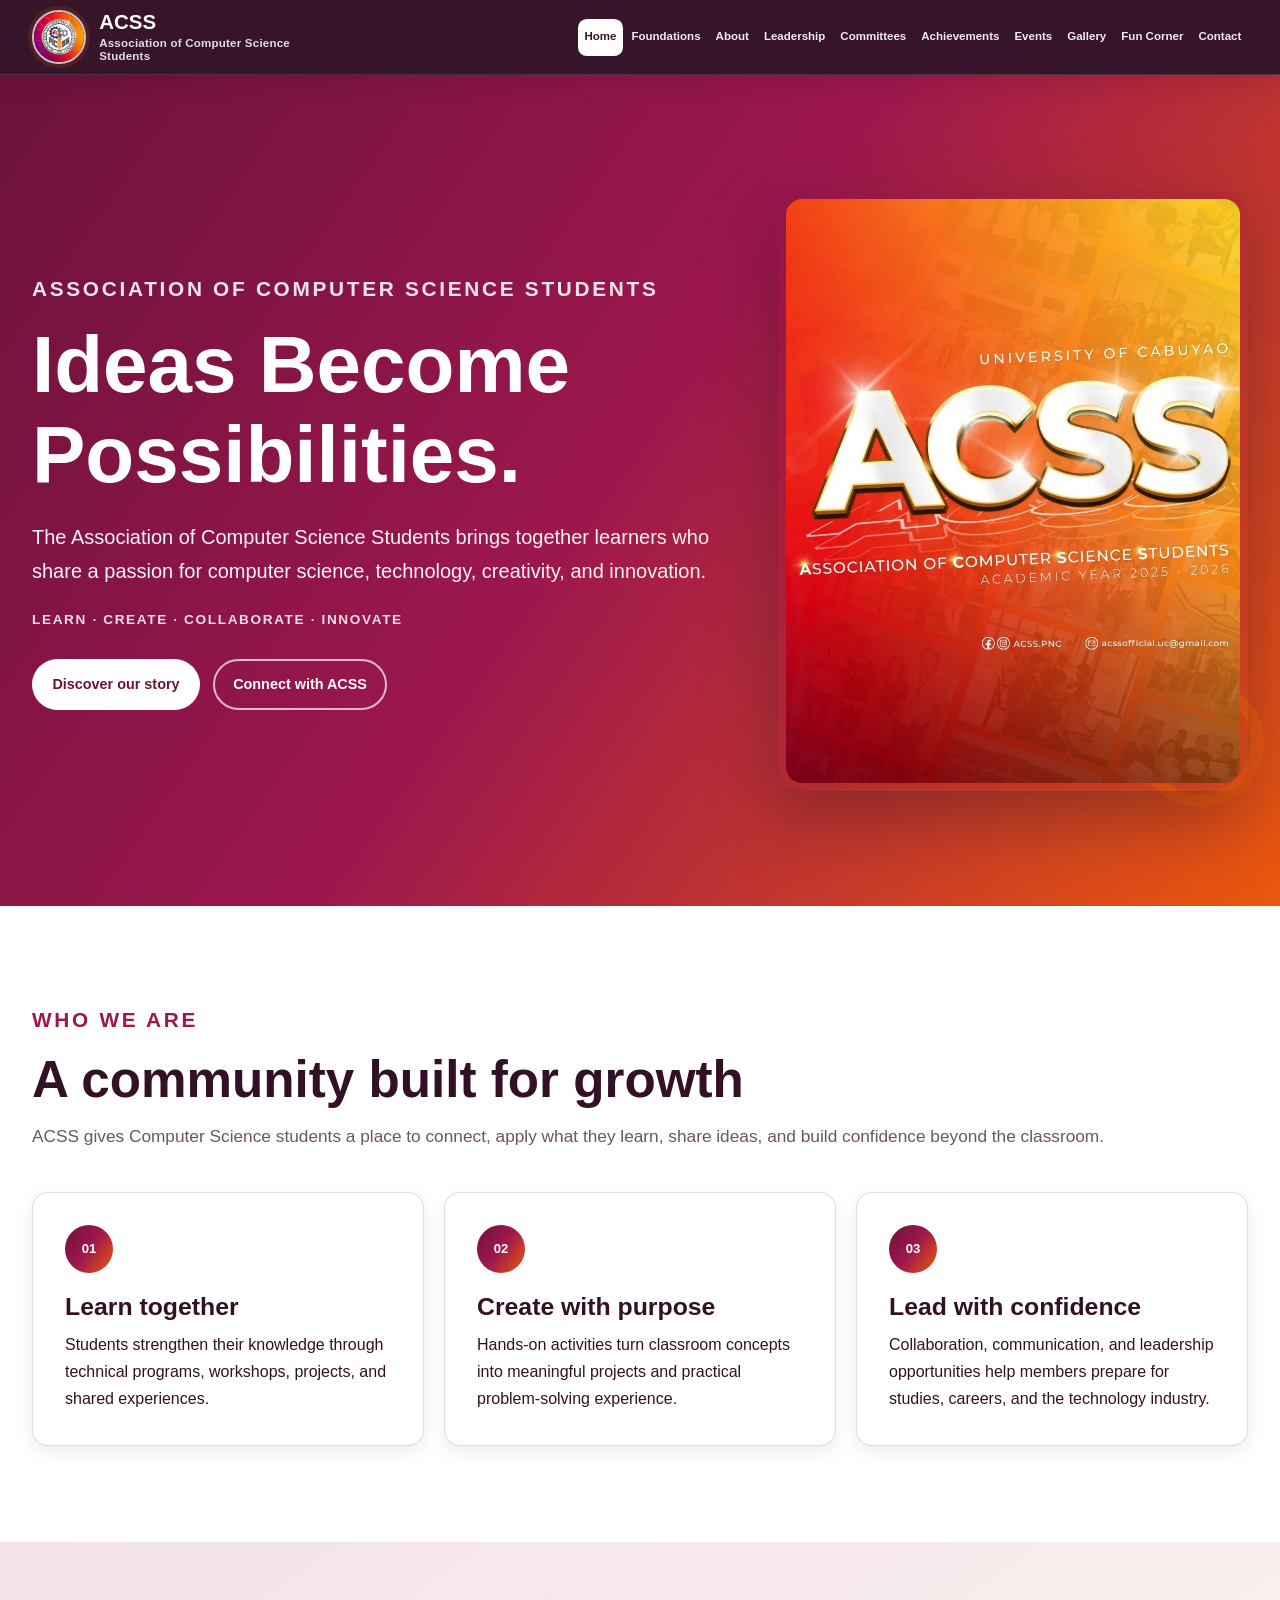
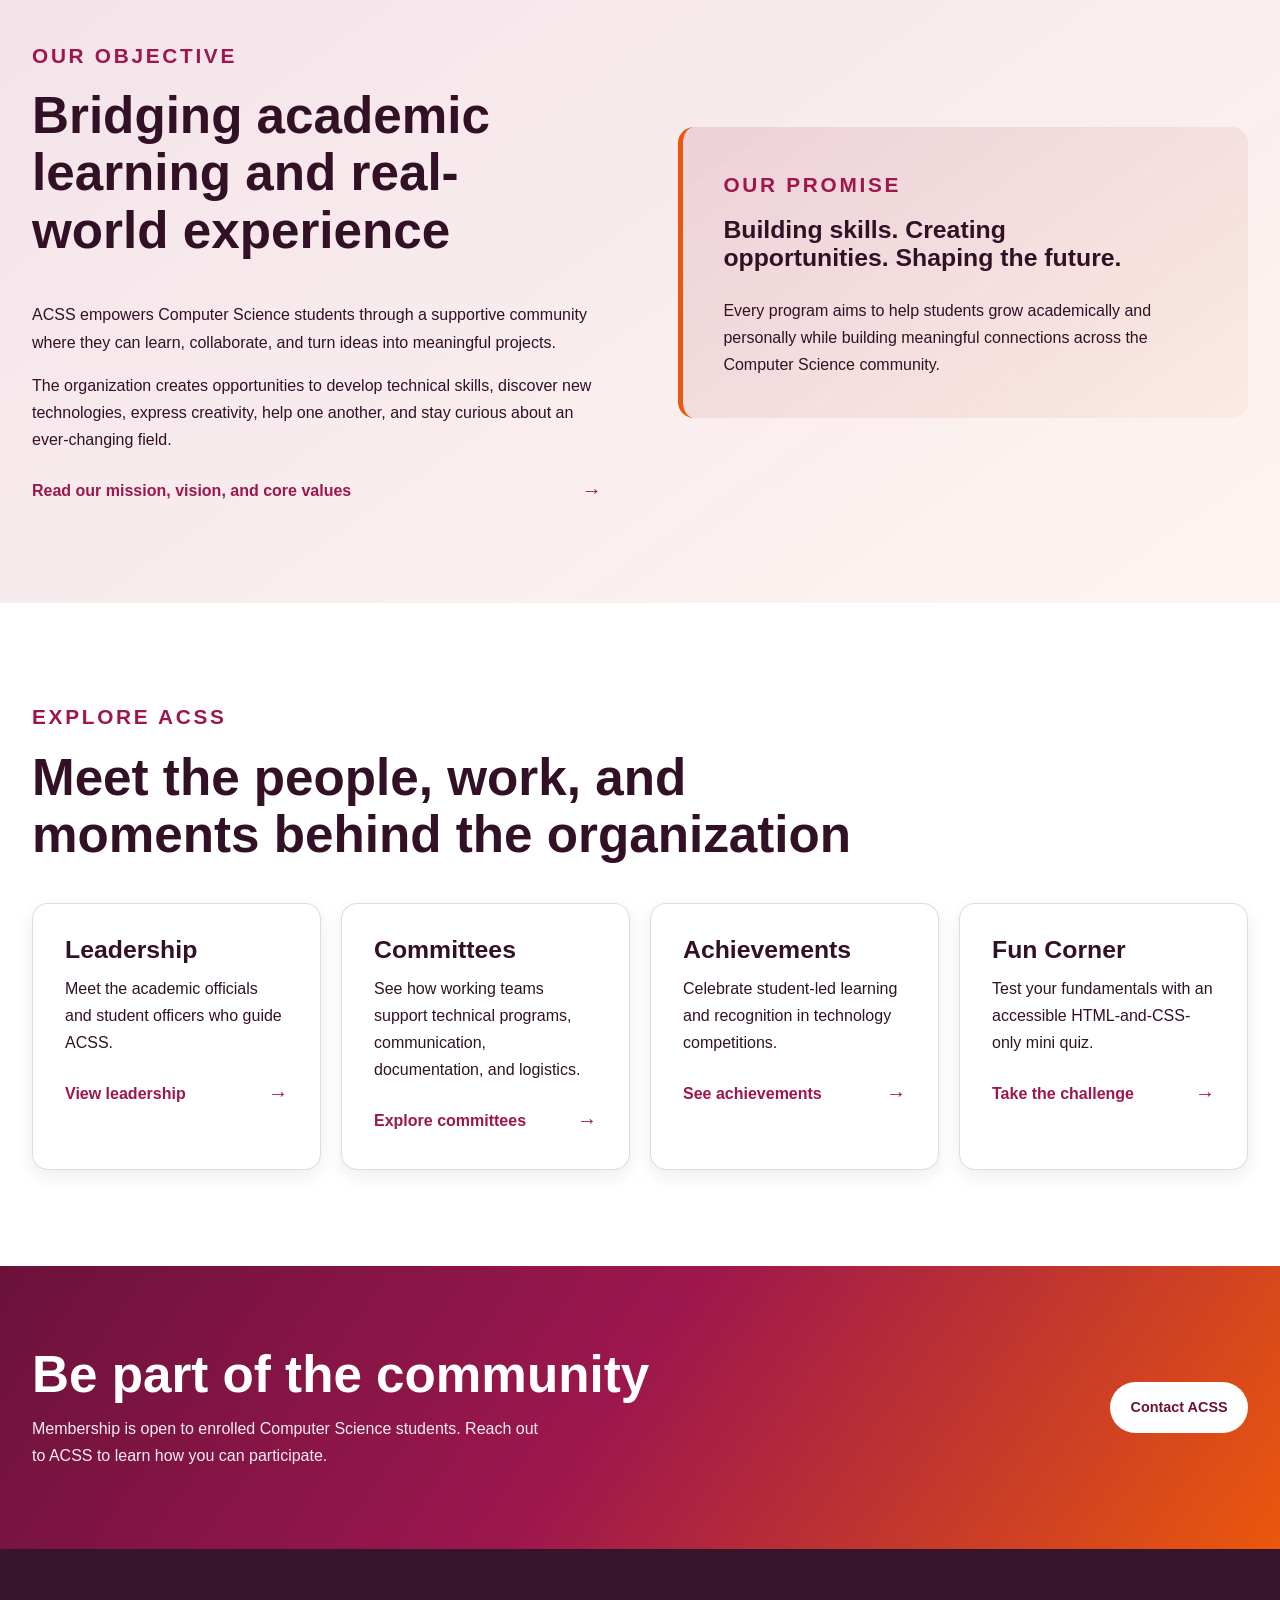
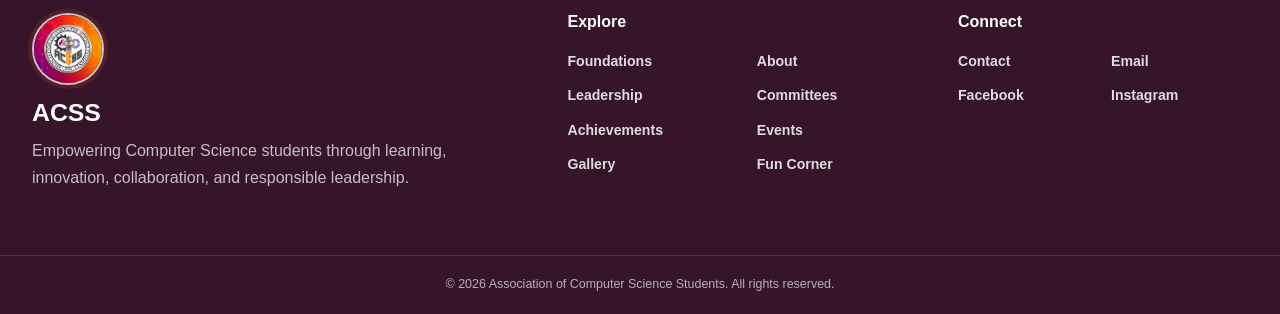
<file: index.html>
<!doctype html>
<html lang="en">
  <head>
    <meta charset="utf-8">
    <meta name="viewport" content="width=device-width, initial-scale=1">
    <meta name="description" content="The Association of Computer Science Students at the University of Cabuyao supports learning, innovation, collaboration, and leadership.">
    <title>ACSS | Association of Computer Science Students</title>
    <link rel="icon" href="images/ACSS-LOGO.jpg">
    <link rel="stylesheet" href="styles.css">
  </head>
  <body>
    <a class="skip-link" href="#main-content">Skip to main content</a>
    <!-- ===== Shared site header and navigation ===== -->
    <header class="site-header">
      <div class="container header-layout">
        <a class="brand" href="index.html" aria-label="ACSS home"><img class="brand-logo" src="images/ACSS-LOGO.jpg" alt="ACSS official seal" width="1254" height="1254"><span class="brand-copy"><span class="brand-name">ACSS</span><span class="brand-full">Association of Computer Science Students</span></span></a>
        <input class="nav-toggle" type="checkbox" id="site-menu-toggle" aria-label="Show or hide site navigation">
        <label class="nav-toggle-label" for="site-menu-toggle"><span class="nav-toggle-icon" aria-hidden="true"></span><span>Menu</span></label>
        <nav class="main-nav" aria-label="Main navigation">
          <ul>
            <li><a href="index.html" aria-current="page">Home</a></li>
            <li><a href="foundations.html">Foundations</a></li>
            <li><a href="about.html">About</a></li>
            <li><a href="leadership.html">Leadership</a></li>
            <li><a href="committees.html">Committees</a></li>
            <li><a href="achievements.html">Achievements</a></li>
            <li><a href="events.html">Events</a></li>
            <li><a href="gallery.html">Gallery</a></li>
            <li><a href="fun-corner.html">Fun Corner</a></li>
            <li><a href="contact.html">Contact</a></li>
          </ul>
        </nav>
      </div>
    </header>
    <!-- ===== End shared site header ===== -->
    <main id="main-content">
      <section class="hero">
        <div class="container hero-grid">
          <div class="hero-copy">
            <span class="eyebrow">Association of Computer Science Students</span>
            <h1>Ideas Become Possibilities.</h1>
            <p class="hero-lead">The Association of Computer Science Students brings together learners who share a passion for computer science, technology, creativity, and innovation.</p>
            <p class="hero-motto">Learn · Create · Collaborate · Innovate</p>
            <div class="button-row">
              <a class="button button--light" href="about.html">Discover our story</a>
              <a class="button button--outline" href="contact.html">Connect with ACSS</a>
            </div>
          </div>
          <div class="hero-art">
            <img class="hero-banner" src="images/Home-Banner.jpg" alt="ACSS banner celebrating computer science, creativity, and innovation" width="1920" height="1080">
          </div>
        </div>
      </section>
      <section class="section">
        <div class="container">
          <div class="section-heading">
            <span class="eyebrow">Who we are</span>
            <h2>A community built for growth</h2>
            <p>ACSS gives Computer Science students a place to connect, apply what they learn, share ideas, and build confidence beyond the classroom.</p>
          </div>
          <div class="card-grid">
            <article class="card">
              <span class="number-mark">01</span>
              <h3>Learn together</h3>
              <p>Students strengthen their knowledge through technical programs, workshops, projects, and shared experiences.</p>
            </article>
            <article class="card">
              <span class="number-mark">02</span>
              <h3>Create with purpose</h3>
              <p>Hands-on activities turn classroom concepts into meaningful projects and practical problem-solving experience.</p>
            </article>
            <article class="card">
              <span class="number-mark">03</span>
              <h3>Lead with confidence</h3>
              <p>Collaboration, communication, and leadership opportunities help members prepare for studies, careers, and the technology industry.</p>
            </article>
          </div>
        </div>
      </section>
      <section class="section section--tint">
        <div class="container split">
          <div class="prose">
            <span class="eyebrow">Our objective</span>
            <h2>Bridging academic learning and real-world experience</h2>
            <p>ACSS empowers Computer Science students through a supportive community where they can learn, collaborate, and turn ideas into meaningful projects.</p>
            <p>The organization creates opportunities to develop technical skills, discover new technologies, express creativity, help one another, and stay curious about an ever-changing field.</p>
            <a class="highlight-link" href="foundations.html">Read our mission, vision, and core values</a>
          </div>
          <aside class="callout">
            <span class="eyebrow">Our promise</span>
            <h3>Building skills. Creating opportunities. Shaping the future.</h3>
            <p>Every program aims to help students grow academically and personally while building meaningful connections across the Computer Science community.</p>
          </aside>
        </div>
      </section>
      <section class="section" >
        <div class="container">
          <div class="section-heading">
            <span class="eyebrow">Explore ACSS</span>
            <h2>Meet the people, work, and moments behind the organization</h2>
          </div>
          <div class="card-grid">
            <article class="card">
              <h3>Leadership</h3>
              <p>Meet the academic officials and student officers who guide ACSS.</p>
              <a class="highlight-link" href="leadership.html">View leadership</a>
            </article>
            <article class="card">
              <h3>Committees</h3>
              <p>See how working teams support technical programs, communication, documentation, and logistics.</p>
              <a class="highlight-link" href="committees.html">Explore committees</a>
            </article>
            <article class="card">
              <h3>Achievements</h3>
              <p>Celebrate student-led learning and recognition in technology competitions.</p>
              <a class="highlight-link" href="achievements.html">See achievements</a>
            </article>
            <article class="card">
              <h3>Fun Corner</h3>
              <p>Test your fundamentals with an accessible HTML-and-CSS-only mini quiz.</p>
              <a class="highlight-link" href="fun-corner.html">Take the challenge</a>
            </article>
          </div>
        </div>
      </section>
      <section class="cta-band">
        <div class="container">
          <div>
            <h2>Be part of the community</h2>
            <p>Membership is open to enrolled Computer Science students. Reach out to ACSS to learn how you can participate.</p>
          </div>
          <a class="button button--light" href="contact.html">Contact ACSS</a>
        </div>
      </section>
    </main>
    <footer class="site-footer">
      <div class="container footer-grid">
        <div class="footer-brand">
          <img class="brand-logo" src="images/ACSS-LOGO.jpg" alt="" width="1254" height="1254">
          <h2>ACSS</h2>
          <p>Empowering Computer Science students through learning, innovation, collaboration, and responsible leadership.</p>
        </div>
        <div>
          <h3>Explore</h3>
          <ul class="footer-links">
            <li><a href="foundations.html">Foundations</a></li>
            <li><a href="about.html">About</a></li>
            <li><a href="leadership.html">Leadership</a></li>
            <li><a href="committees.html">Committees</a></li>
            <li><a href="achievements.html">Achievements</a></li>
            <li><a href="events.html">Events</a></li>
            <li><a href="gallery.html">Gallery</a></li>
            <li><a href="fun-corner.html">Fun Corner</a></li>
          </ul>
        </div>
        <div>
          <h3>Connect</h3>
          <ul class="footer-links">
            <li><a href="contact.html">Contact</a></li>
            <li><a href="mailto:acssofficial.uc@gmail.com">Email</a></li>
            <li><a href="https://www.facebook.com/ACSS.PNC">Facebook</a></li>
            <li><a href="https://www.instagram.com/acss.pnc">Instagram</a></li>
          </ul>
        </div>
      </div>
      <div class="footer-bottom">&copy; 2026 Association of Computer Science Students. All rights reserved.</div>
    </footer>
  </body>
</html>
</file>
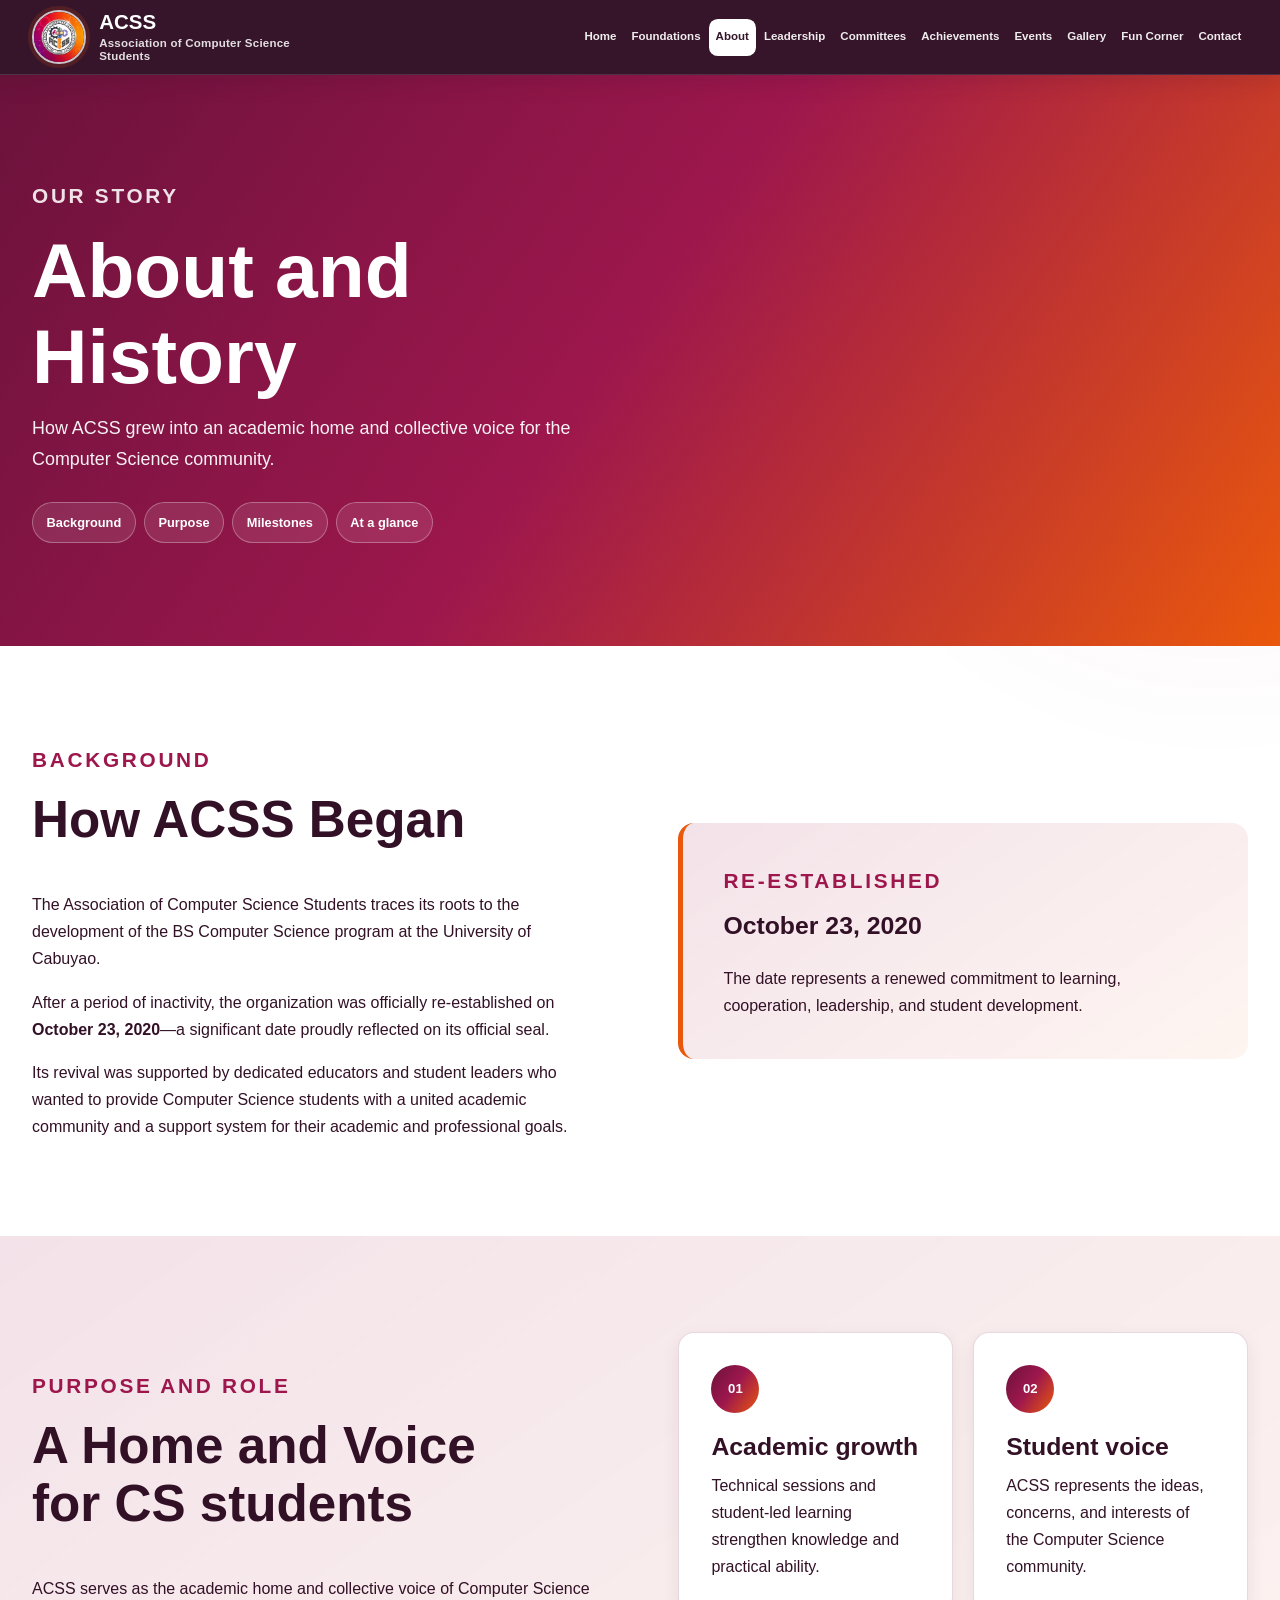
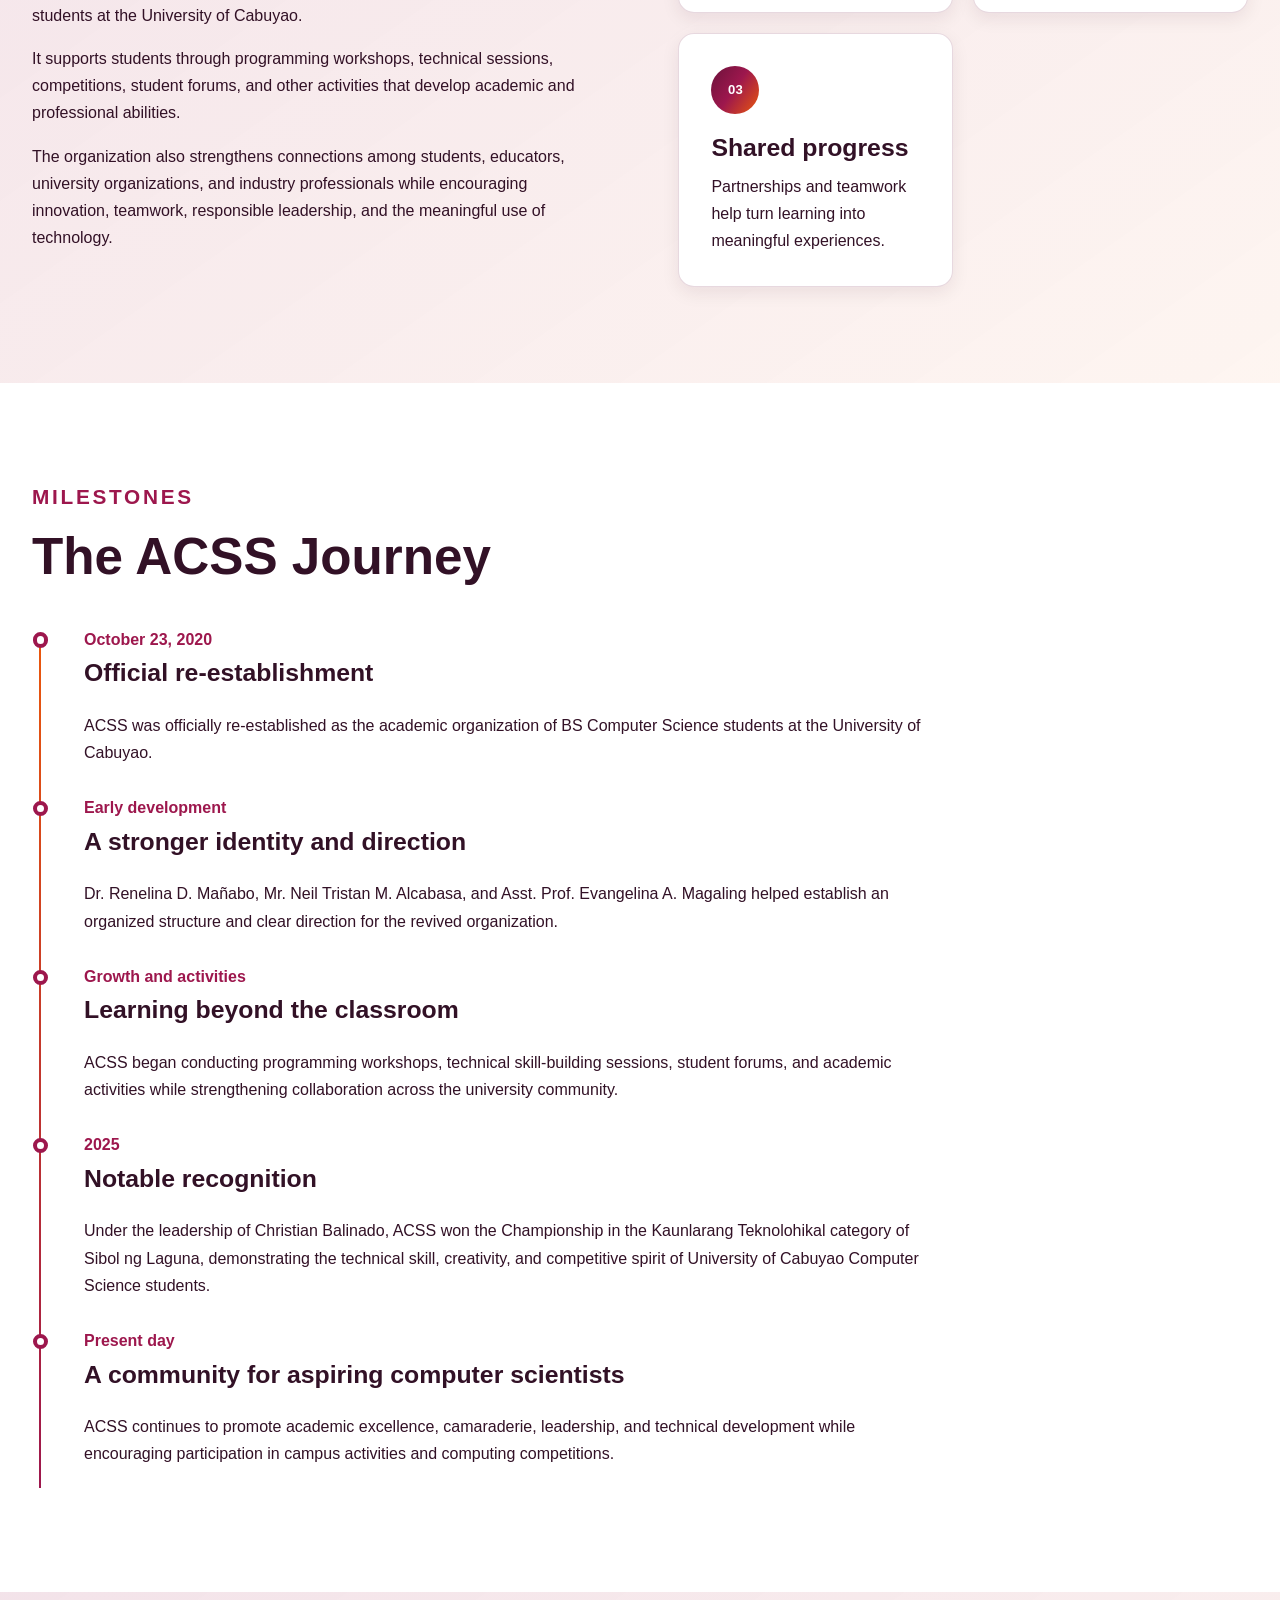
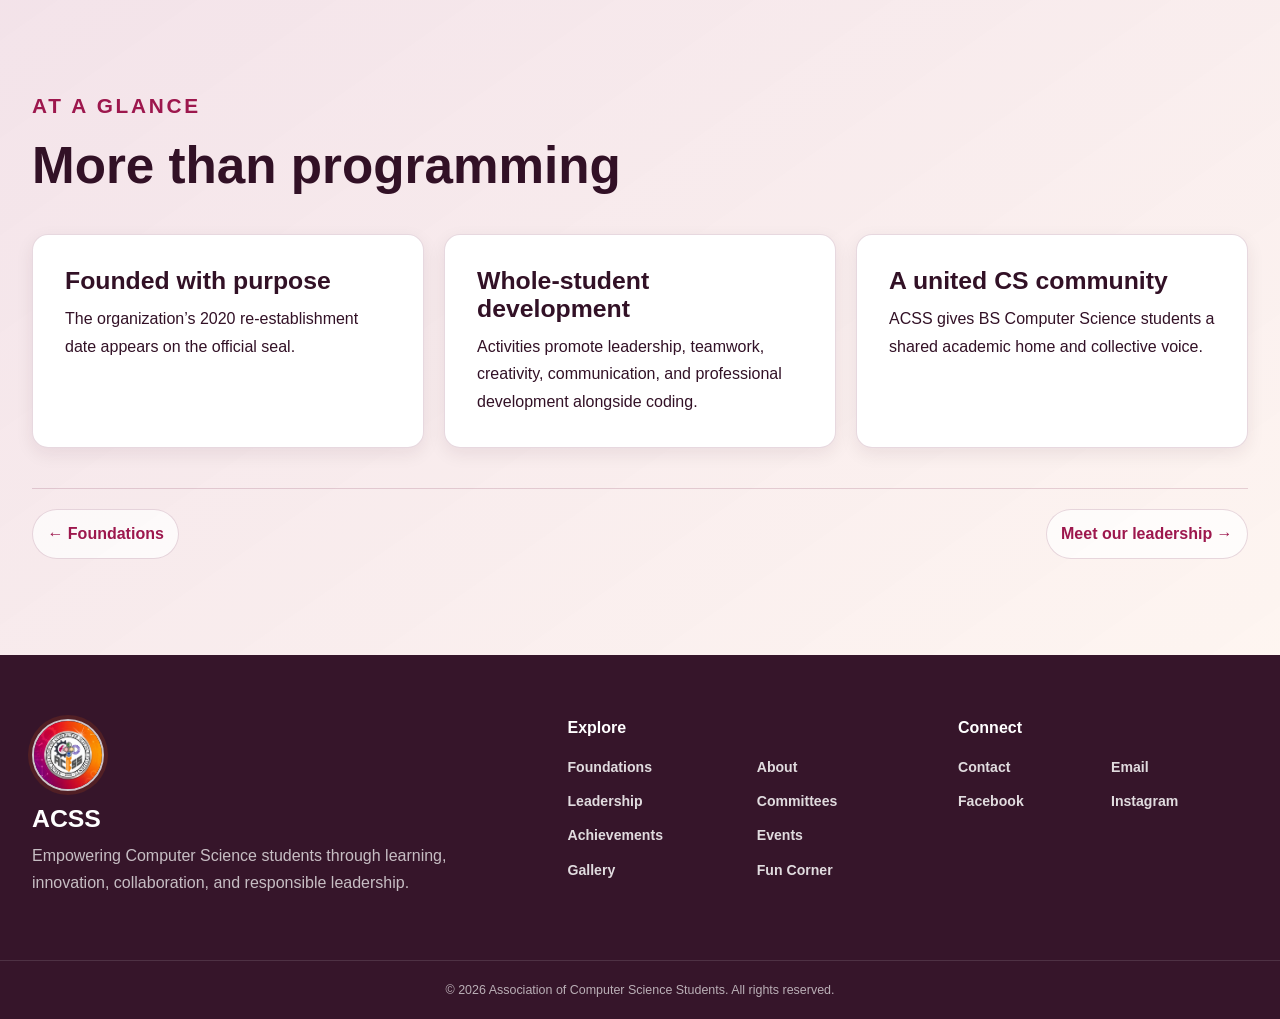
<file: about.html>
<!doctype html>
<html lang="en">
  <head>
    <meta charset="utf-8">
    <meta name="viewport" content="width=device-width, initial-scale=1">
    <meta name="description" content="Learn about the history, purpose, and milestones of the Association of Computer Science Students.">
    <title>About &amp; History | ACSS</title>
    <link rel="icon" href="images/ACSS-LOGO.jpg">
    <link rel="stylesheet" href="styles.css">
  </head>
  <body>
    <a class="skip-link" href="#main-content">Skip to main content</a>
    <!-- ===== Shared site header and navigation ===== -->
    <header class="site-header">
      <div class="container header-layout">
        <a class="brand" href="index.html" aria-label="ACSS home"><img class="brand-logo" src="images/ACSS-LOGO.jpg" alt="ACSS official seal" width="1254" height="1254"><span class="brand-copy"><span class="brand-name">ACSS</span><span class="brand-full">Association of Computer Science Students</span></span></a>
        <input class="nav-toggle" type="checkbox" id="site-menu-toggle" aria-label="Show or hide site navigation">
        <label class="nav-toggle-label" for="site-menu-toggle"><span class="nav-toggle-icon" aria-hidden="true"></span><span>Menu</span></label>
        <nav class="main-nav" aria-label="Main navigation">
          <ul>
            <li><a href="index.html">Home</a></li>
            <li><a href="foundations.html">Foundations</a></li>
            <li><a href="about.html" aria-current="page">About</a></li>
            <li><a href="leadership.html">Leadership</a></li>
            <li><a href="committees.html">Committees</a></li>
            <li><a href="achievements.html">Achievements</a></li>
            <li><a href="events.html">Events</a></li>
            <li><a href="gallery.html">Gallery</a></li>
            <li><a href="fun-corner.html">Fun Corner</a></li>
            <li><a href="contact.html">Contact</a></li>
          </ul>
        </nav>
      </div>
    </header>
    <!-- ===== End shared site header ===== -->
    <main id="main-content">
      <section class="page-hero">
        <div class="container">
          <span class="eyebrow">Our story</span>
          <h1>About and History</h1>
          <p>How ACSS grew into an academic home and collective voice for the Computer Science community.</p>
          <nav class="jump-links" aria-label="On this page">
            <a href="#background">Background</a>
            <a href="#purpose">Purpose</a>
            <a href="#milestones">Milestones</a>
            <a href="#facts">At a glance</a>
          </nav>
        </div>
      </section>
      <section class="section" id="background">
        <div class="container split">
          <div class="prose">
            <span class="eyebrow">Background</span>
            <h2>How ACSS Began</h2>
            <p>The Association of Computer Science Students traces its roots to the development of the BS Computer Science program at the University of Cabuyao.</p>
            <p>After a period of inactivity, the organization was officially re-established on <strong>October 23, 2020</strong>—a significant date proudly reflected on its official seal.</p>
            <p>Its revival was supported by dedicated educators and student leaders who wanted to provide Computer Science students with a united academic community and a support system for their academic and professional goals.</p>
          </div>
          <aside class="callout">
            <span class="eyebrow">Re-established</span>
            <h3>October 23, 2020</h3>
            <p>The date represents a renewed commitment to learning, cooperation, leadership, and student development.</p>
          </aside>
        </div>
      </section>
      <section class="section section--tint" id="purpose">
        <div class="container split">
          <div class="prose">
            <span class="eyebrow">Purpose and role</span>
            <h2>A Home and Voice for CS students</h2>
            <p>ACSS serves as the academic home and collective voice of Computer Science students at the University of Cabuyao.</p>
            <p>It supports students through programming workshops, technical sessions, competitions, student forums, and other activities that develop academic and professional abilities.</p>
            <p>The organization also strengthens connections among students, educators, university organizations, and industry professionals while encouraging innovation, teamwork, responsible leadership, and the meaningful use of technology.</p>
          </div>
          <div class="card-grid">
            <article class="card">
              <span class="number-mark">01</span>
              <h3>Academic growth</h3>
              <p>Technical sessions and student-led learning strengthen knowledge and practical ability.</p>
            </article>
            <article class="card">
              <span class="number-mark">02</span>
              <h3>Student voice</h3>
              <p>ACSS represents the ideas, concerns, and interests of the Computer Science community.</p>
            </article>
            <article class="card">
              <span class="number-mark">03</span>
              <h3>Shared progress</h3>
              <p>Partnerships and teamwork help turn learning into meaningful experiences.</p>
            </article>
          </div>
        </div>
      </section>
      <section class="section" id="milestones">
        <div class="container">
          <div class="section-heading">
            <span class="eyebrow">Milestones</span>
            <h2>The ACSS Journey</h2>
          </div>
          <ol class="timeline">
            <li>
              <time datetime="2020-10-23">October 23, 2020</time>
              <h3>Official re-establishment</h3>
              <p>ACSS was officially re-established as the academic organization of BS Computer Science students at the University of Cabuyao.</p>
            </li>
            <li>
              <span class="timeline-label">Early development</span>
              <h3>A stronger identity and direction</h3>
              <p>Dr. Renelina D. Mañabo, Mr. Neil Tristan M. Alcabasa, and Asst. Prof. Evangelina A. Magaling helped establish an organized structure and clear direction for the revived organization.</p>
            </li>
            <li>
              <span class="timeline-label">Growth and activities</span>
              <h3>Learning beyond the classroom</h3>
              <p>ACSS began conducting programming workshops, technical skill-building sessions, student forums, and academic activities while strengthening collaboration across the university community.</p>
            </li>
            <li>
              <time datetime="2025">2025</time>
              <h3>Notable recognition</h3>
              <p>Under the leadership of Christian Balinado, ACSS won the Championship in the Kaunlarang Teknolohikal category of Sibol ng Laguna, demonstrating the technical skill, creativity, and competitive spirit of University of Cabuyao Computer Science students.</p>
            </li>
            <li>
              <span class="timeline-label">Present day</span>
              <h3>A community for aspiring computer scientists</h3>
              <p>ACSS continues to promote academic excellence, camaraderie, leadership, and technical development while encouraging participation in campus activities and computing competitions.</p>
            </li>
          </ol>
        </div>
      </section>
      <section class="section section--tint" id="facts">
        <div class="container">
          <div class="section-heading">
            <span class="eyebrow">At a glance</span>
            <h2>More than programming</h2>
          </div>
          <div class="card-grid">
            <article class="card">
              <h3>Founded with purpose</h3>
              <p>The organization’s 2020 re-establishment date appears on the official seal.</p>
            </article>
            <article class="card">
              <h3>Whole-student development</h3>
              <p>Activities promote leadership, teamwork, creativity, communication, and professional development alongside coding.</p>
            </article>
            <article class="card">
              <h3>A united CS community</h3>
              <p>ACSS gives BS Computer Science students a shared academic home and collective voice.</p>
            </article>
          </div>
          <nav class="back-links" aria-label="Related pages">
            <a href="foundations.html">← Foundations</a>
            <a href="leadership.html">Meet our leadership →</a>
          </nav>
        </div>
      </section>
    </main>
    <footer class="site-footer">
      <div class="container footer-grid">
        <div class="footer-brand">
          <img class="brand-logo" src="images/ACSS-LOGO.jpg" alt="" width="1254" height="1254">
          <h2>ACSS</h2>
          <p>Empowering Computer Science students through learning, innovation, collaboration, and responsible leadership.</p>
        </div>
        <div>
          <h3>Explore</h3>
          <ul class="footer-links">
            <li><a href="foundations.html">Foundations</a></li>
            <li><a href="about.html">About</a></li>
            <li><a href="leadership.html">Leadership</a></li>
            <li><a href="committees.html">Committees</a></li>
            <li><a href="achievements.html">Achievements</a></li>
            <li><a href="events.html">Events</a></li>
            <li><a href="gallery.html">Gallery</a></li>
            <li><a href="fun-corner.html">Fun Corner</a></li>
          </ul>
        </div>
        <div>
          <h3>Connect</h3>
          <ul class="footer-links">
            <li><a href="contact.html">Contact</a></li>
            <li><a href="mailto:acssofficial.uc@gmail.com">Email</a></li>
            <li><a href="https://www.facebook.com/ACSS.PNC">Facebook</a></li>
            <li><a href="https://www.instagram.com/acss.pnc">Instagram</a></li>
          </ul>
        </div>
      </div>
      <div class="footer-bottom">&copy; 2026 Association of Computer Science Students. All rights reserved.</div>
    </footer>
  </body>
</html>
</file>
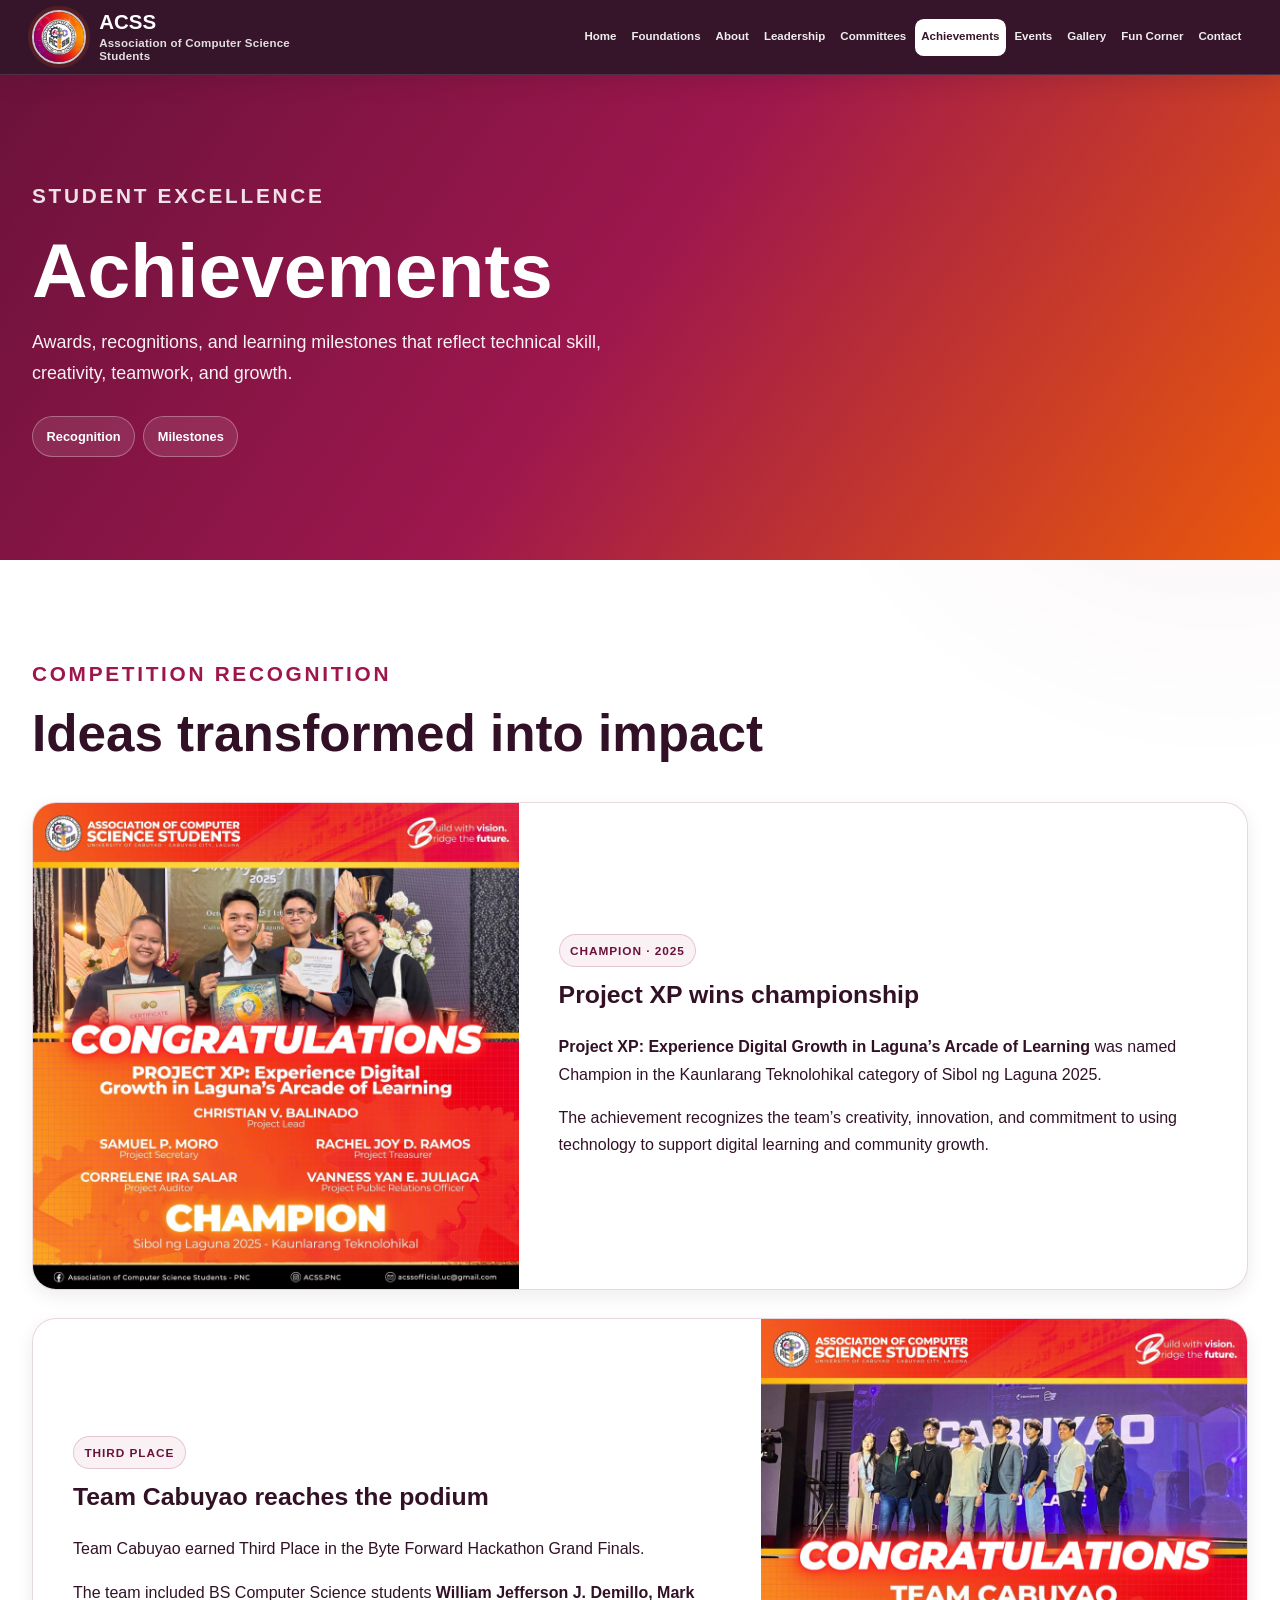
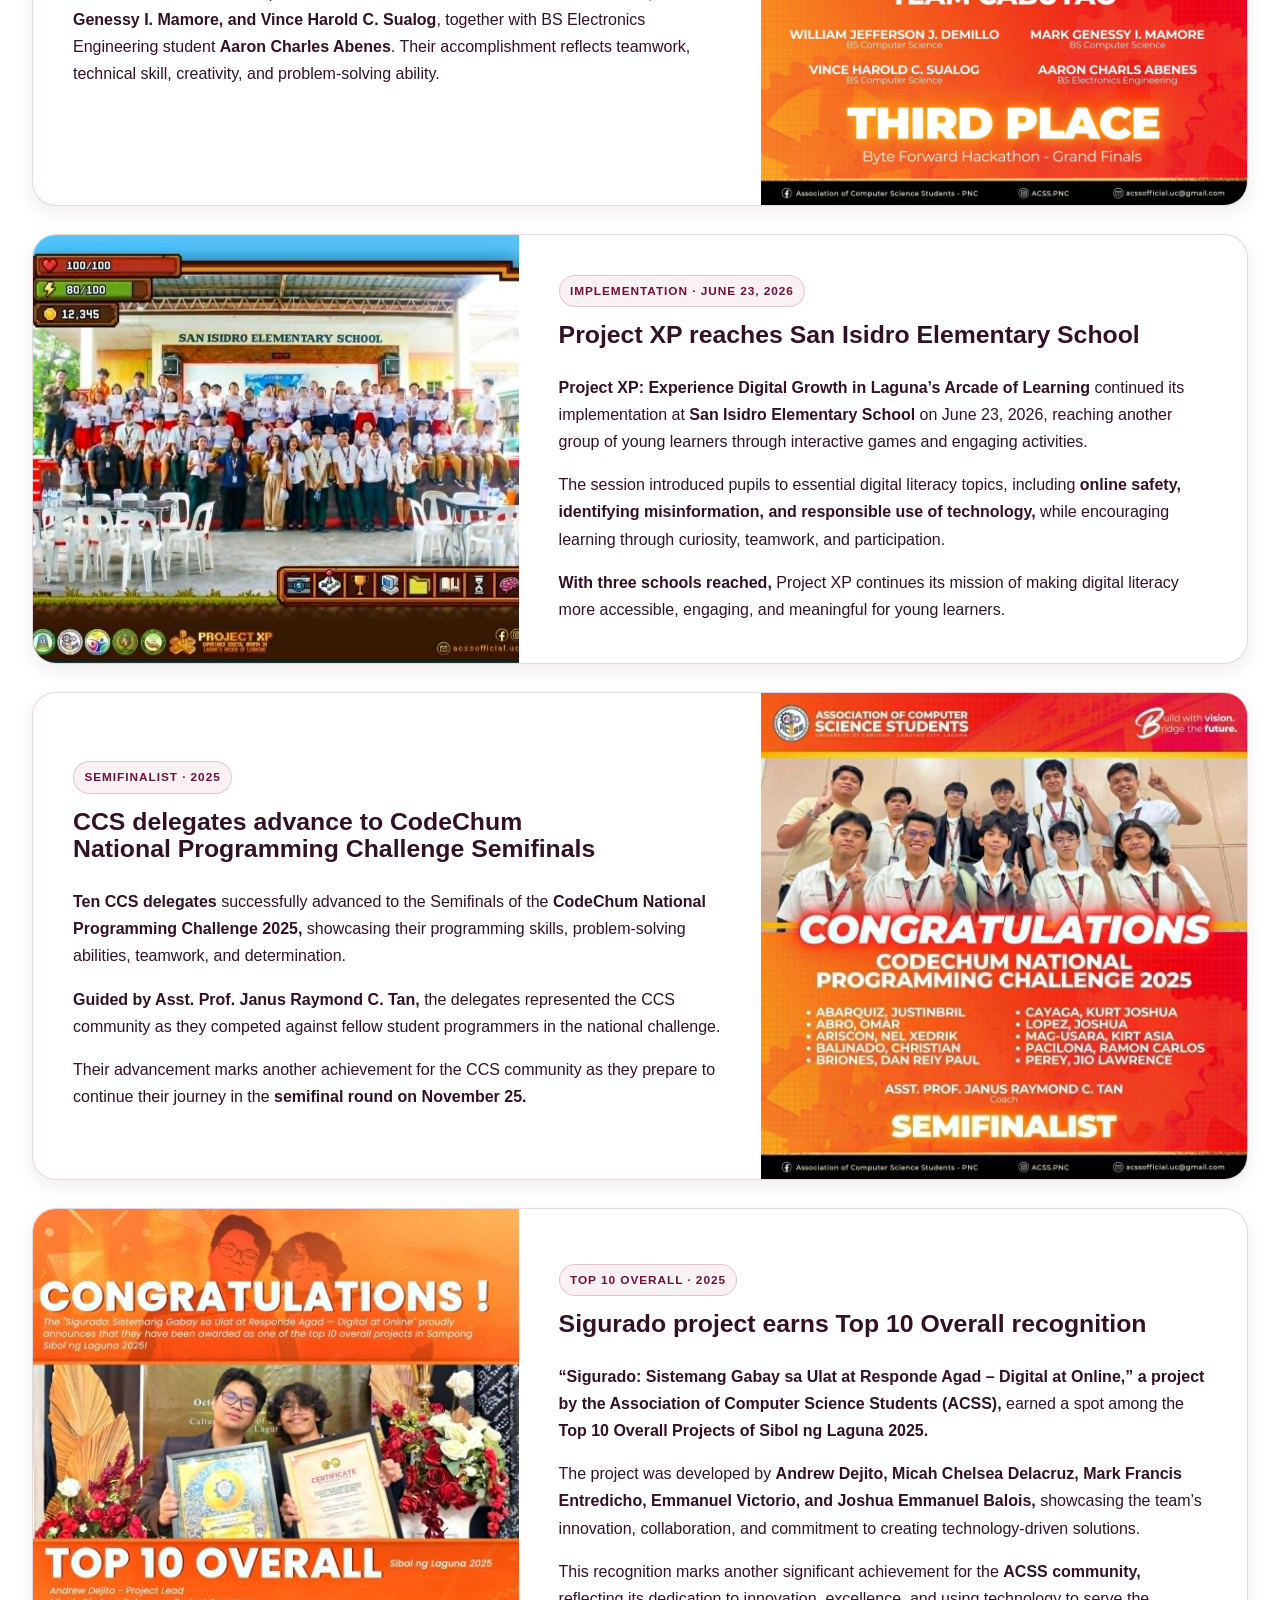
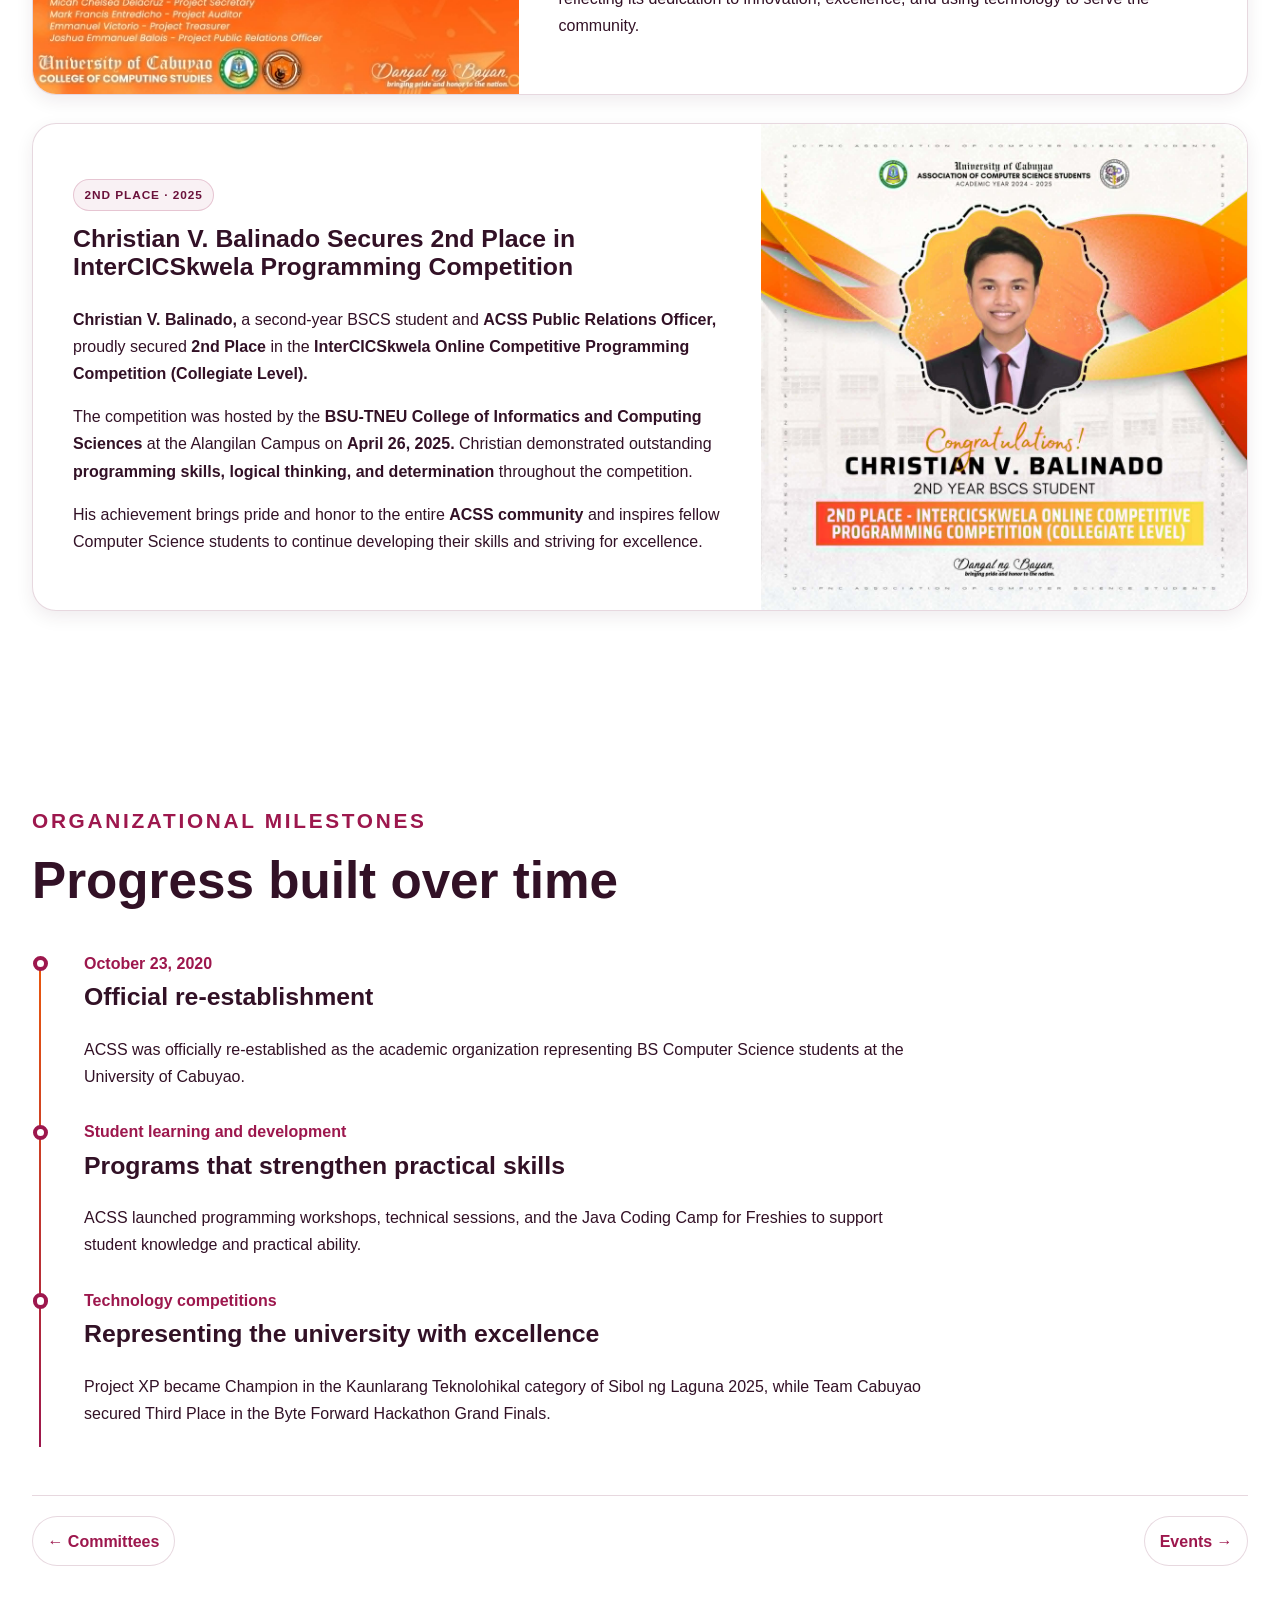
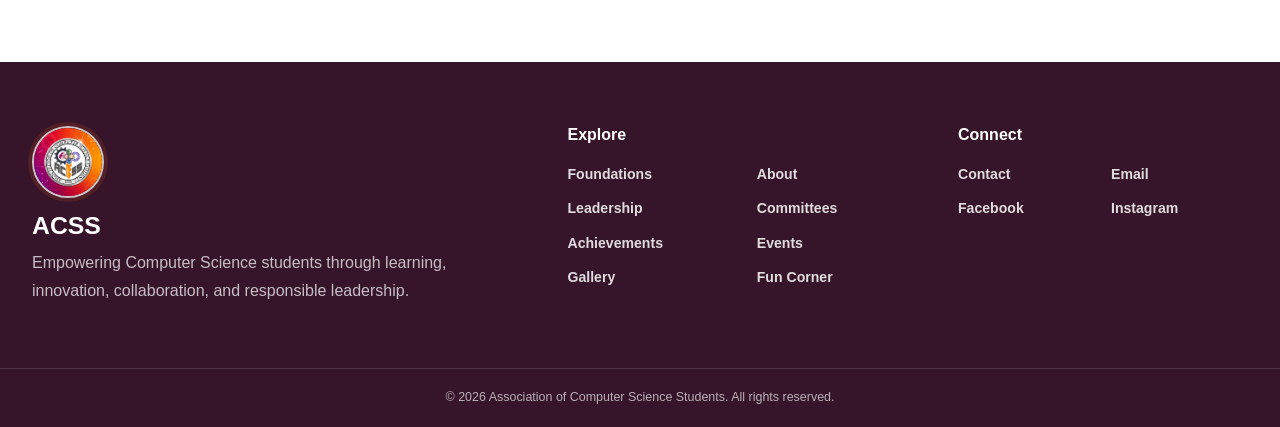
<file: achievements.html>
<!doctype html>
<html lang="en">
  <head>
    <meta charset="utf-8">
    <meta name="viewport" content="width=device-width, initial-scale=1">
    <meta name="description" content="Celebrate ACSS awards, competition results, student learning, and organizational milestones.">
    <title>Achievements | ACSS</title>
    <link rel="icon" href="images/ACSS-LOGO.jpg">
    <link rel="stylesheet" href="styles.css">
  </head>
  <body>
    <a class="skip-link" href="#main-content">Skip to main content</a>
    <!-- ===== Shared site header and navigation ===== -->
    <header class="site-header">
      <div class="container header-layout">
        <a class="brand" href="index.html" aria-label="ACSS home"><img class="brand-logo" src="images/ACSS-LOGO.jpg" alt="ACSS official seal" width="1254" height="1254"><span class="brand-copy"><span class="brand-name">ACSS</span><span class="brand-full">Association of Computer Science Students</span></span></a>
        <input class="nav-toggle" type="checkbox" id="site-menu-toggle" aria-label="Show or hide site navigation">
        <label class="nav-toggle-label" for="site-menu-toggle"><span class="nav-toggle-icon" aria-hidden="true"></span><span>Menu</span></label>
        <nav class="main-nav" aria-label="Main navigation">
          <ul>
            <li><a href="index.html">Home</a></li>
            <li><a href="foundations.html">Foundations</a></li>
            <li><a href="about.html">About</a></li>
            <li><a href="leadership.html">Leadership</a></li>
            <li><a href="committees.html">Committees</a></li>
            <li><a href="achievements.html" aria-current="page">Achievements</a></li>
            <li><a href="events.html">Events</a></li>
            <li><a href="gallery.html">Gallery</a></li>
            <li><a href="fun-corner.html">Fun Corner</a></li>
            <li><a href="contact.html">Contact</a></li>
          </ul>
        </nav>
      </div>
    </header>
    <!-- ===== End shared site header ===== -->
    <main id="main-content">
      <section class="page-hero">
        <div class="container">
          <span class="eyebrow">Student excellence</span>
          <h1>Achievements</h1>
          <p>Awards, recognitions, and learning milestones that reflect technical skill, creativity, teamwork, and growth.</p>
          <nav class="jump-links" aria-label="On this page">
            <a href="#recognition">Recognition</a>
            <a href="#milestones">Milestones</a>
          </nav>
        </div>
      </section>
      <section class="section" id="recognition">
        <div class="container">
          <div class="section-heading">
            <span class="eyebrow">Competition recognition</span>
            <h2>Ideas transformed into impact</h2>
          </div>
          <div class="feature-grid">
            <article class="feature-card">
              <img src="images/Achievement/Champion.jpg" alt="Congratulations poster naming Project XP champion at Sibol ng Laguna 2025" width="2048" height="2048">
              <div class="feature-card__body">
                <span class="badge">Champion · 2025</span>
                <h3>Project XP wins championship</h3>
                <p><strong>Project XP: Experience Digital Growth in Laguna’s Arcade of Learning</strong> was named Champion in the Kaunlarang Teknolohikal category of Sibol ng Laguna 2025.</p>
                <p>The achievement recognizes the team’s creativity, innovation, and commitment to using technology to support digital learning and community growth.</p>
              </div>
            </article>
            <article class="feature-card">
              <img src="images/Achievement/Third-Place.jpg" alt="Congratulations poster for Team Cabuyao's third-place finish" width="2048" height="2048">
              <div class="feature-card__body">
                <span class="badge">Third place</span>
                <h3>Team Cabuyao reaches the podium</h3>
                <p>Team Cabuyao earned Third Place in the Byte Forward Hackathon Grand Finals.</p>
                <p>The team included BS Computer Science students <strong>William Jefferson J. Demillo, Mark Genessy I. Mamore, and Vince Harold C. Sualog</strong>, together with BS Electronics Engineering student <strong>Aaron Charles Abenes</strong>. Their accomplishment reflects teamwork, technical skill, creativity, and problem-solving ability.</p>
              </div>
            </article>
            <article class="feature-card">
              <img src="images/Achievement/PROJECT-XP-SAN-ISIDRO-ELEMENTARY-SCHOOL.jpg" alt="Project XP digital literacy activity at San Isidro Elementary School" width="2048" height="1370">
              <div class="feature-card__body">
                <span class="badge">IMPLEMENTATION · JUNE 23, 2026</span>
                <h3>Project XP reaches San Isidro Elementary School</h3>
                <p><strong>Project XP: Experience Digital Growth in Laguna’s Arcade of Learning</strong> continued its implementation at <strong>San Isidro Elementary School</strong> on June 23, 2026, reaching another group of young learners through interactive games and engaging activities.</p>
                <p>The session introduced pupils to essential digital literacy topics, including <strong>online safety, identifying misinformation, and responsible use of technology,</strong> while encouraging learning through curiosity, teamwork, and participation.</p>
                <p><strong>With three schools reached,</strong> Project XP continues its mission of making digital literacy more accessible, engaging, and meaningful for young learners.</p>
              </div>
            </article>
            <article class="feature-card">
              <img src="images/Achievement/CODECHUM-NATIONAL-PROGRAMMING.jpg" alt="CodeChum National Programming Challenge 2025 semifinalist poster featuring CCS delegates" width="2048" height="2048">
              <div class="feature-card__body">
                <span class="badge">SEMIFINALIST · 2025</span>
                <h3>CCS delegates advance to CodeChum National Programming Challenge Semifinals</h3>
                <p><strong>Ten CCS delegates</strong> successfully advanced to the Semifinals of the <strong>CodeChum National Programming Challenge 2025,</strong> showcasing their programming skills, problem-solving abilities, teamwork, and determination.</p>
                <p><strong>Guided by Asst. Prof. Janus Raymond C. Tan,</strong> the delegates represented the CCS community as they competed against fellow student programmers in the national challenge.</p>
                <p>Their advancement marks another achievement for the CCS community as they prepare to continue their journey in the <strong>semifinal round on November 25.</strong></p>
              </div>
            </article>
            <article class="feature-card">
              <img src="images/Achievement/Top-10-Overall.jpg" alt="Sigurado project Top 10 Overall recognition poster for Sibol ng Laguna 2025" width="2048" height="2048">
              <div class="feature-card__body">
                <span class="badge">TOP 10 OVERALL · 2025</span>
                <h3>Sigurado project earns Top 10 Overall recognition</h3>
                <p><strong>“Sigurado: Sistemang Gabay sa Ulat at Responde Agad – Digital at Online,” a project by the Association of Computer Science Students (ACSS),</strong> earned a spot among the <strong>Top 10 Overall Projects of Sibol ng Laguna 2025.</strong></p>
                <p>The project was developed by <strong>Andrew Dejito, Micah Chelsea Delacruz, Mark Francis Entredicho, Emmanuel Victorio, and Joshua Emmanuel Balois,</strong> showcasing the team’s innovation, collaboration, and commitment to creating technology-driven solutions.</p>
                <p>This recognition marks another significant achievement for the <strong>ACSS community,</strong> reflecting its dedication to innovation, excellence, and using technology to serve the community.</p>
              </div>
            </article>
            <article class="feature-card">
              <img src="images/Achievement/2nd-Place-Intercicskwela.jpg" alt="Christian V. Balinado Secures 2nd Place in InterCICSkwela Programming Competition" width="2048" height="2048">
              <div class="feature-card__body">
                <span class="badge">2ND PLACE · 2025</span>
                <h3>Christian V. Balinado Secures 2nd Place in InterCICSkwela Programming Competition</h3>
                <p><strong>Christian V. Balinado,</strong> a second-year BSCS student and <strong>ACSS Public Relations Officer,</strong> proudly secured <strong>2nd Place</strong> in the <strong>InterCICSkwela Online Competitive Programming Competition (Collegiate Level).</strong></p>
                <p>The competition was hosted by the <strong>BSU-TNEU College of Informatics and Computing Sciences</strong> at the Alangilan Campus on <strong>April 26, 2025.</strong> Christian demonstrated outstanding <strong>programming skills, logical thinking, and determination</strong> throughout the competition.</p>
                <p>His achievement brings pride and honor to the entire <strong>ACSS community</strong> and inspires fellow Computer Science students to continue developing their skills and striving for excellence.</p>
              </div>
            </article>
          </div>
        </div>
      </section>
      <section class="section" id="milestones">
        <div class="container">
          <div class="section-heading">
            <span class="eyebrow">Organizational milestones</span>
            <h2>Progress built over time</h2>
          </div>
          <ol class="timeline">
            <li>
              <time datetime="2020-10-23">October 23, 2020</time>
              <h3>Official re-establishment</h3>
              <p>ACSS was officially re-established as the academic organization representing BS Computer Science students at the University of Cabuyao.</p>
            </li>
            <li>
              <span class="timeline-label">Student learning and development</span>
              <h3>Programs that strengthen practical skills</h3>
              <p>ACSS launched programming workshops, technical sessions, and the Java Coding Camp for Freshies to support student knowledge and practical ability.</p>
            </li>
            <li>
              <span class="timeline-label">Technology competitions</span>
              <h3>Representing the university with excellence</h3>
              <p>Project XP became Champion in the Kaunlarang Teknolohikal category of Sibol ng Laguna 2025, while Team Cabuyao secured Third Place in the Byte Forward Hackathon Grand Finals.</p>
            </li>
          </ol>
          <nav class="back-links" aria-label="Related pages">
            <a href="committees.html">← Committees</a>
            <a href="events.html">Events →</a>
          </nav>
        </div>
      </section>
    </main>
    <footer class="site-footer">
      <div class="container footer-grid">
        <div class="footer-brand">
          <img class="brand-logo" src="images/ACSS-LOGO.jpg" alt="" width="1254" height="1254">
          <h2>ACSS</h2>
          <p>Empowering Computer Science students through learning, innovation, collaboration, and responsible leadership.</p>
        </div>
        <div>
          <h3>Explore</h3>
          <ul class="footer-links">
            <li><a href="foundations.html">Foundations</a></li>
            <li><a href="about.html">About</a></li>
            <li><a href="leadership.html">Leadership</a></li>
            <li><a href="committees.html">Committees</a></li>
            <li><a href="achievements.html">Achievements</a></li>
            <li><a href="events.html">Events</a></li>
            <li><a href="gallery.html">Gallery</a></li>
            <li><a href="fun-corner.html">Fun Corner</a></li>
          </ul>
        </div>
        <div>
          <h3>Connect</h3>
          <ul class="footer-links">
            <li><a href="contact.html">Contact</a></li>
            <li><a href="mailto:acssofficial.uc@gmail.com">Email</a></li>
            <li><a href="https://www.facebook.com/ACSS.PNC">Facebook</a></li>
            <li><a href="https://www.instagram.com/acss.pnc">Instagram</a></li>
          </ul>
        </div>
      </div>
      <div class="footer-bottom">&copy; 2026 Association of Computer Science Students. All rights reserved.</div>
    </footer>
  </body>
</html>
</file>
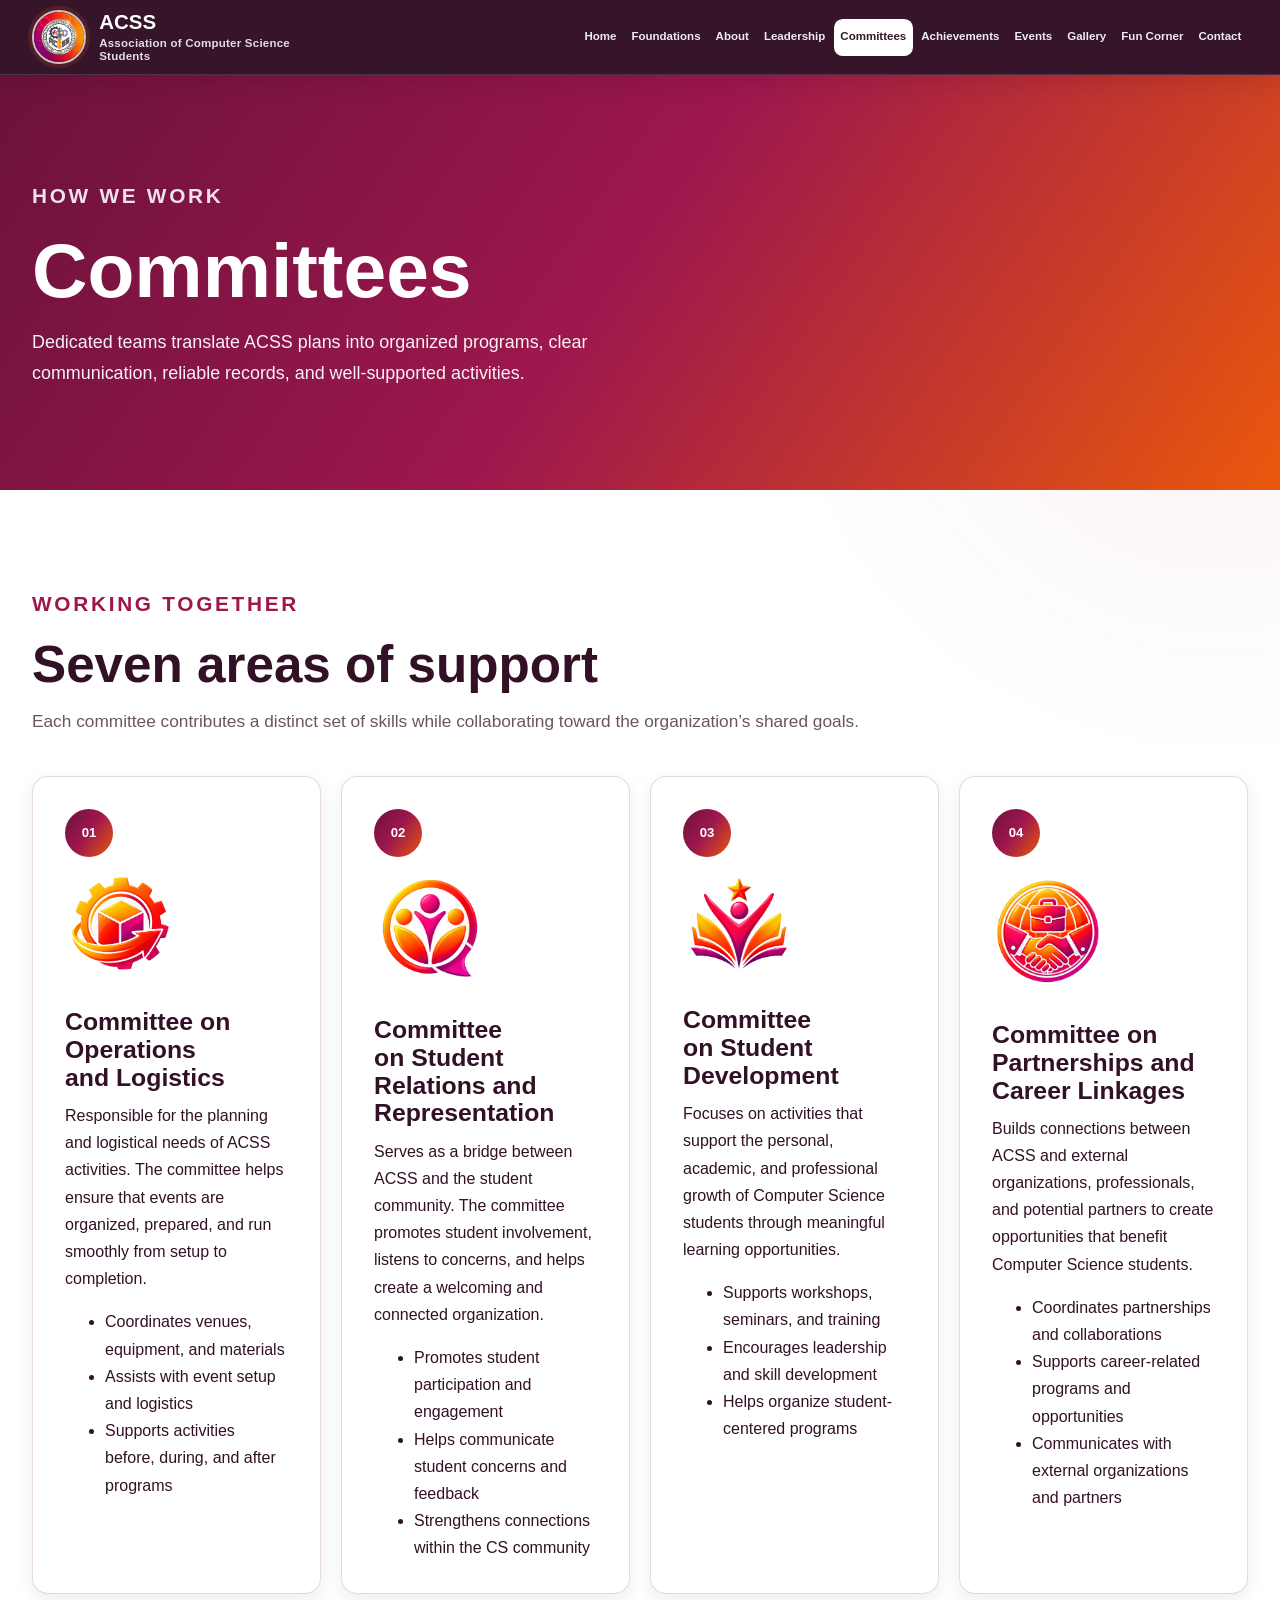
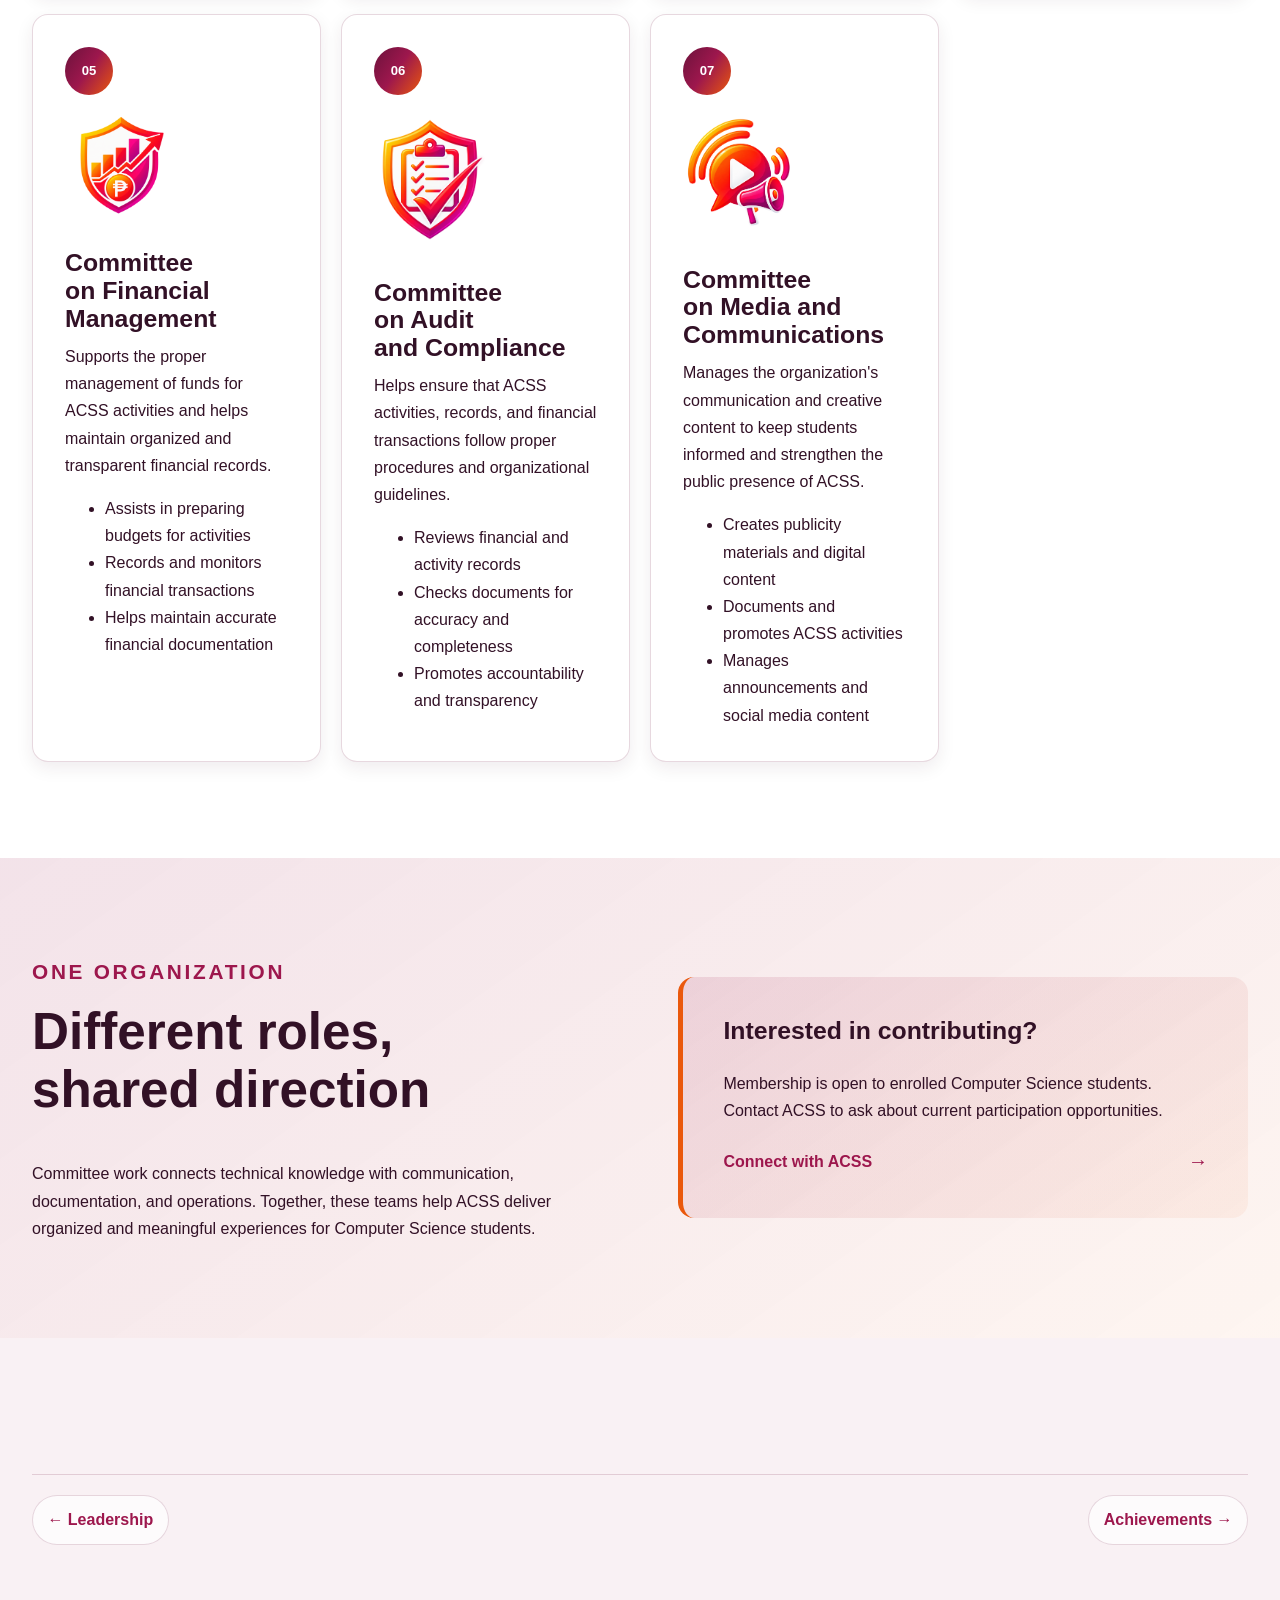
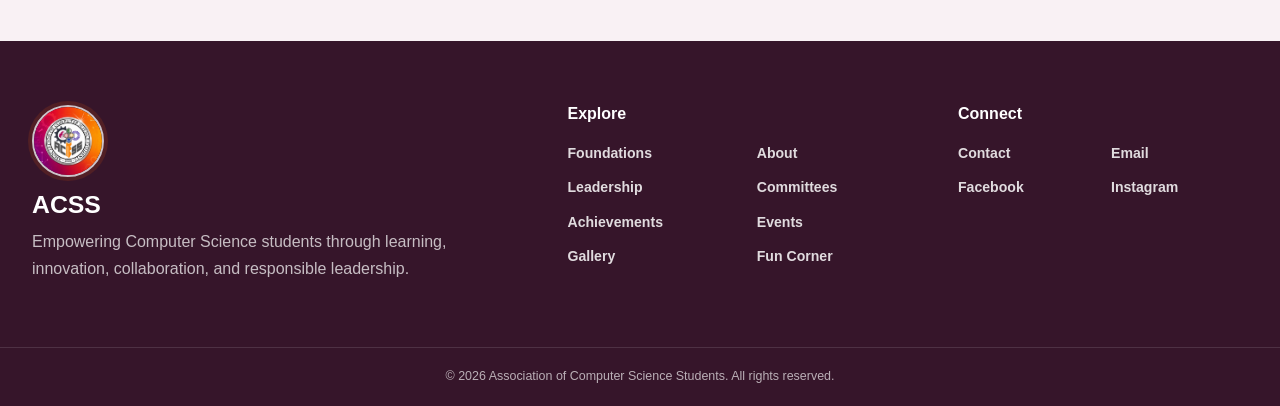
<file: committees.html>
<!doctype html>
<html lang="en">
  <head>
    <meta charset="utf-8">
    <meta name="viewport" content="width=device-width, initial-scale=1">
    <meta name="description" content="Explore the working committees that support ACSS programs, communication, documentation, and logistics.">
    <title>Committees | ACSS</title>
    <link rel="icon" href="images/ACSS-LOGO.jpg">
    <link rel="stylesheet" href="styles.css">
  </head>
  <body>
    <a class="skip-link" href="#main-content">Skip to main content</a>
    <!-- ===== Shared site header and navigation ===== -->
    <header class="site-header">
      <div class="container header-layout">
        <a class="brand" href="index.html" aria-label="ACSS home"><img class="brand-logo" src="images/ACSS-LOGO.jpg" alt="ACSS official seal" width="1254" height="1254"><span class="brand-copy"><span class="brand-name">ACSS</span><span class="brand-full">Association of Computer Science Students</span></span></a>
        <input class="nav-toggle" type="checkbox" id="site-menu-toggle" aria-label="Show or hide site navigation">
        <label class="nav-toggle-label" for="site-menu-toggle"><span class="nav-toggle-icon" aria-hidden="true"></span><span>Menu</span></label>
        <nav class="main-nav" aria-label="Main navigation">
          <ul>
            <li><a href="index.html">Home</a></li>
            <li><a href="foundations.html">Foundations</a></li>
            <li><a href="about.html">About</a></li>
            <li><a href="leadership.html">Leadership</a></li>
            <li><a href="committees.html" aria-current="page">Committees</a></li>
            <li><a href="achievements.html">Achievements</a></li>
            <li><a href="events.html">Events</a></li>
            <li><a href="gallery.html">Gallery</a></li>
            <li><a href="fun-corner.html">Fun Corner</a></li>
            <li><a href="contact.html">Contact</a></li>
          </ul>
        </nav>
      </div>
    </header>
    <!-- ===== End shared site header ===== -->
    <main id="main-content">
      <section class="page-hero">
        <div class="container">
          <span class="eyebrow">How we work</span>
          <h1>Committees</h1>
          <p>Dedicated teams translate ACSS plans into organized programs, clear communication, reliable records, and well-supported activities.</p>
        </div>
      </section>
      <section class="section">
        <div class="container">
          <div class="section-heading">
            <span class="eyebrow">Working together</span>
            <h2>Seven areas of support</h2>
            <p>Each committee contributes a distinct set of skills while collaborating toward the organization’s shared goals.</p>
          </div>
          <div class="card-grid">
            <article class="card">
              <span class="number-mark">01</span>
              <img src="images/Comittees/COMOL.png" alt="Committee on Operations and Logistics Logo" width="1331" height="1181">
              <h3>Committee on Operations and Logistics</h3>
              <p>Responsible for the planning and logistical needs of ACSS activities. The committee helps ensure that events are organized, prepared, and run smoothly from setup to completion.</p>
              <ul>
                <li>Coordinates venues, equipment, and materials</li>
                <li>Assists with event setup and logistics</li>
                <li>Supports activities before, during, and after programs</li>
              </ul>
            </article>
            <article class="card">
              <span class="number-mark">02</span>
              <img src="images/Comittees/COMSRR.png" alt="Committee on Student Relations and Representation Logo" width="1282" height="1227">
              <h3>Committee on Student Relations and Representation</h3>
              <p>Serves as a bridge between ACSS and the student community. The committee promotes student involvement, listens to concerns, and helps create a welcoming and connected organization.</p>
              <ul>
                <li>Promotes student participation and engagement</li>
                <li>Helps communicate student concerns and feedback</li>
                <li>Strengthens connections within the CS community</li>
              </ul>
            </article>
            <article class="card">
              <span class="number-mark">03</span>
              <img src="images/Comittees/COMDEV.png" alt="Committee on Student Development Logo" width="1345" height="1170">
              <h3>Committee on Student Development</h3>
              <p>Focuses on activities that support the personal, academic, and professional growth of Computer Science students through meaningful learning opportunities.</p>
              <ul>
                <li>Supports workshops, seminars, and training</li>
                <li>Encourages leadership and skill development</li>
                <li>Helps organize student-centered programs</li>
              </ul>
            </article>
            <article class="card">
              <span class="number-mark">04</span>
              <img src="images/Comittees/COMLINK.png" alt="Committee on Partnerships and Career Linkages Logo" width="1254" height="1254">
              <h3>Committee on Partnerships and Career Linkages</h3>
              <p>Builds connections between ACSS and external organizations, professionals, and potential partners to create opportunities that benefit Computer Science students.</p>
              <ul>
                <li>Coordinates partnerships and collaborations</li>
                <li>Supports career-related programs and opportunities</li>
                <li>Communicates with external organizations and partners</li>
              </ul>
            </article>
            <article class="card">
              <span class="number-mark">05</span>
              <img src="images/Comittees/COMFIN.png" alt="Committee on Financial Management Logo" width="1312" height="1199">
              <h3>Committee on Financial Management</h3>
              <p>Supports the proper management of funds for ACSS activities and helps maintain organized and transparent financial records.</p>
              <ul>
                <li>Assists in preparing budgets for activities</li>
                <li>Records and monitors financial transactions</li>
                <li>Helps maintain accurate financial documentation</li>
              </ul>
            </article>
            <article class="card">
              <span class="number-mark">06</span>
              <img src="images/Comittees/COMAC.png" alt="Committee on Audit and Compliance Logo" width="1157" height="1360">
              <h3>Committee on Audit and Compliance</h3>
              <p>Helps ensure that ACSS activities, records, and financial transactions follow proper procedures and organizational guidelines.</p>
              <ul>
                <li>Reviews financial and activity records</li>
                <li>Checks documents for accuracy and completeness</li>
                <li>Promotes accountability and transparency</li>
              </ul>
            </article>
            <article class="card">
              <span class="number-mark">07</span>
              <img src="images/Comittees/COMMC.png" alt="Committee on Media and Communications Logo" width="1218" height="1292">
              <h3>Committee on Media and Communications</h3>
              <p>Manages the organization's communication and creative content to keep students informed and strengthen the public presence of ACSS.</p>
              <ul>
                <li>Creates publicity materials and digital content</li>
                <li>Documents and promotes ACSS activities</li>
                <li>Manages announcements and social media content</li>
              </ul>
            </article>
          </div>
        </div>
      </section>
      <section class="section section--tint">
        <div class="container split">
          <div class="prose">
            <span class="eyebrow">One organization</span>
            <h2>Different roles, shared direction</h2>
            <p>Committee work connects technical knowledge with communication, documentation, and operations. Together, these teams help ACSS deliver organized and meaningful experiences for Computer Science students.</p>
          </div>
          <aside class="callout">
            <h3>Interested in contributing?</h3>
            <p>Membership is open to enrolled Computer Science students. Contact ACSS to ask about current participation opportunities.</p>
            <a class="highlight-link" href="contact.html">Connect with ACSS</a>
          </aside>
        </div>
      </section>
      <div class="section section--soft">
        <div class="container">
          <nav class="back-links" aria-label="Related pages">
            <a href="leadership.html">← Leadership</a>
            <a href="achievements.html">Achievements →</a>
          </nav>
        </div>
      </div>
    </main>
    <footer class="site-footer">
      <div class="container footer-grid">
        <div class="footer-brand">
          <img class="brand-logo" src="images/ACSS-LOGO.jpg" alt="" width="1254" height="1254">
          <h2>ACSS</h2>
          <p>Empowering Computer Science students through learning, innovation, collaboration, and responsible leadership.</p>
        </div>
        <div>
          <h3>Explore</h3>
          <ul class="footer-links">
            <li><a href="foundations.html">Foundations</a></li>
            <li><a href="about.html">About</a></li>
            <li><a href="leadership.html">Leadership</a></li>
            <li><a href="committees.html">Committees</a></li>
            <li><a href="achievements.html">Achievements</a></li>
            <li><a href="events.html">Events</a></li>
            <li><a href="gallery.html">Gallery</a></li>
            <li><a href="fun-corner.html">Fun Corner</a></li>
          </ul>
        </div>
        <div>
          <h3>Connect</h3>
          <ul class="footer-links">
            <li><a href="contact.html">Contact</a></li>
            <li><a href="mailto:acssofficial.uc@gmail.com">Email</a></li>
            <li><a href="https://www.facebook.com/ACSS.PNC">Facebook</a></li>
            <li><a href="https://www.instagram.com/acss.pnc">Instagram</a></li>
          </ul>
        </div>
      </div>
      <div class="footer-bottom">&copy; 2026 Association of Computer Science Students. All rights reserved.</div>
    </footer>
  </body>
</html>
</file>
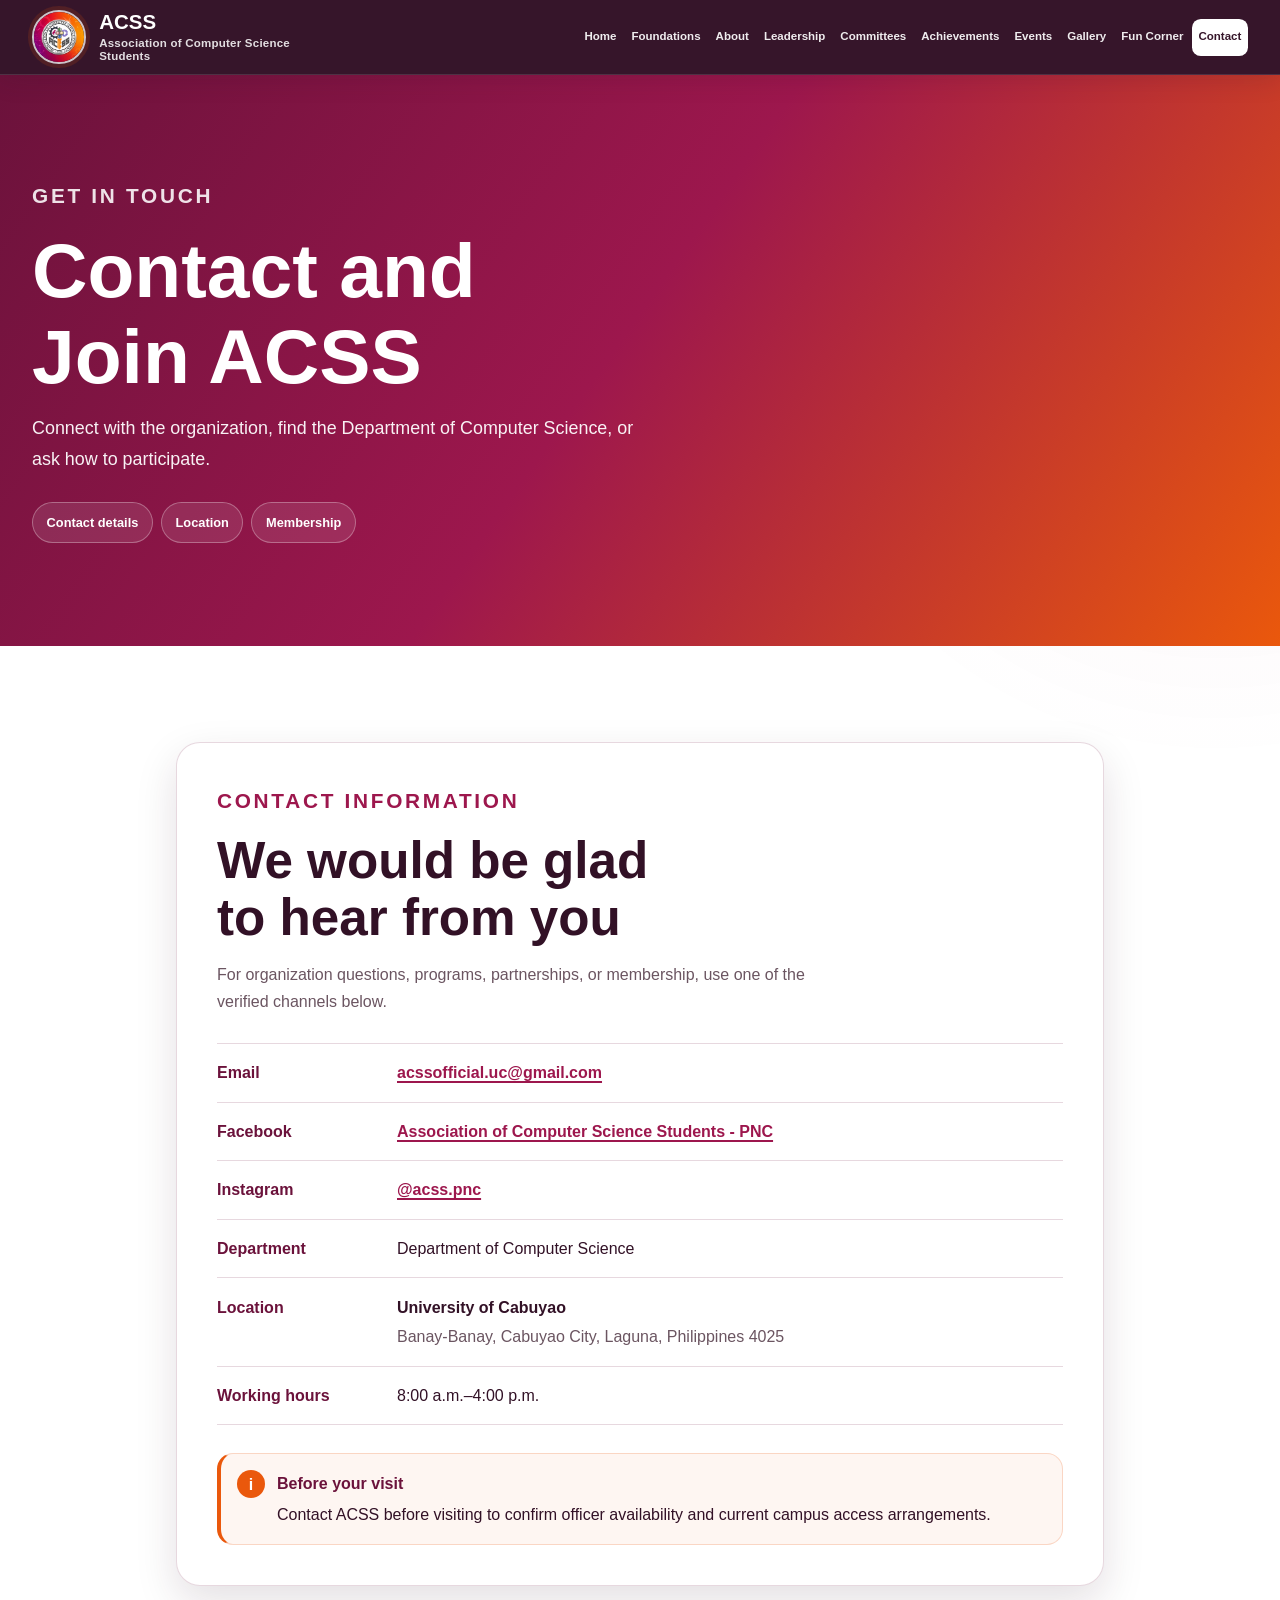
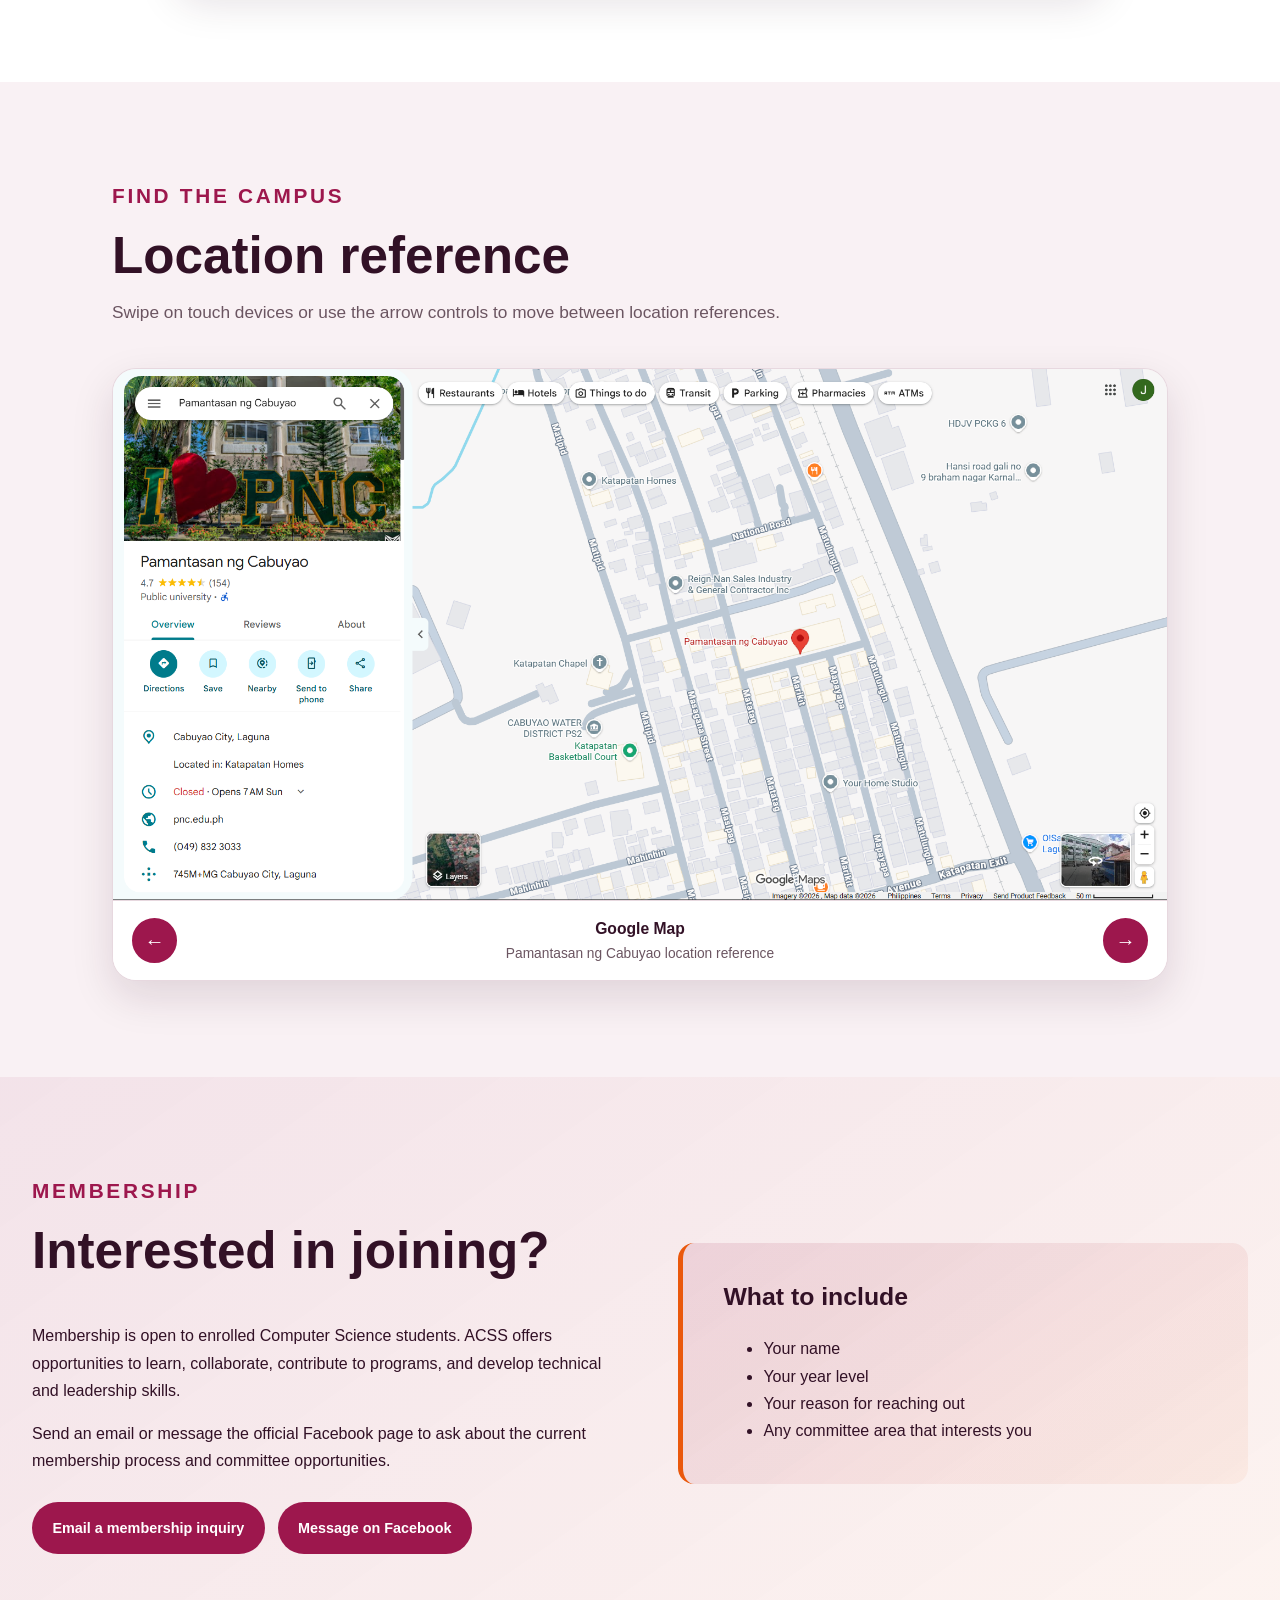
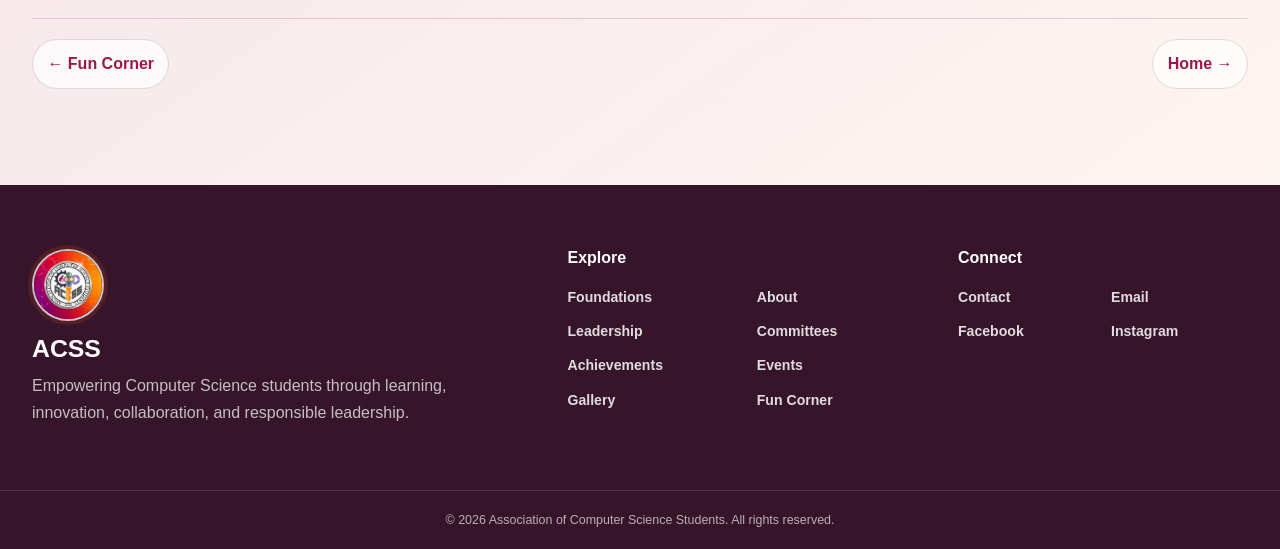
<file: contact.html>
<!doctype html>
<html lang="en">
  <head>
    <meta charset="utf-8">
    <meta name="viewport" content="width=device-width, initial-scale=1">
    <meta name="description" content="Contact the Association of Computer Science Students at the University of Cabuyao and learn about membership.">
    <title>Contact &amp; Join | ACSS</title>
    <link rel="icon" href="images/ACSS-LOGO.jpg">
    <link rel="stylesheet" href="styles.css">
  </head>
  <body>
    <a class="skip-link" href="#main-content">Skip to main content</a>
    <!-- ===== Shared site header and navigation ===== -->
    <header class="site-header">
      <div class="container header-layout">
        <a class="brand" href="index.html" aria-label="ACSS home"><img class="brand-logo" src="images/ACSS-LOGO.jpg" alt="ACSS official seal" width="1254" height="1254"><span class="brand-copy"><span class="brand-name">ACSS</span><span class="brand-full">Association of Computer Science Students</span></span></a>
        <input class="nav-toggle" type="checkbox" id="site-menu-toggle" aria-label="Show or hide site navigation">
        <label class="nav-toggle-label" for="site-menu-toggle"><span class="nav-toggle-icon" aria-hidden="true"></span><span>Menu</span></label>
        <nav class="main-nav" aria-label="Main navigation">
          <ul>
            <li><a href="index.html">Home</a></li>
            <li><a href="foundations.html">Foundations</a></li>
            <li><a href="about.html">About</a></li>
            <li><a href="leadership.html">Leadership</a></li>
            <li><a href="committees.html">Committees</a></li>
            <li><a href="achievements.html">Achievements</a></li>
            <li><a href="events.html">Events</a></li>
            <li><a href="gallery.html">Gallery</a></li>
            <li><a href="fun-corner.html">Fun Corner</a></li>
            <li><a href="contact.html" aria-current="page">Contact</a></li>
          </ul>
        </nav>
      </div>
    </header>
    <!-- ===== End shared site header ===== -->
    <main id="main-content">
      <section class="page-hero">
        <div class="container">
          <span class="eyebrow">Get in touch</span>
          <h1>Contact and Join ACSS</h1>
          <p>Connect with the organization, find the Department of Computer Science, or ask how to participate.</p>
          <nav class="jump-links" aria-label="On this page">
            <a href="#contact-details">Contact details</a>
            <a href="#location">Location</a>
            <a href="#membership">Membership</a>
          </nav>
        </div>
      </section>
      <!-- ===== Unified contact information section ===== -->
      <section class="section" id="contact-details">
        <div class="container">
          <div class="contact-panel">
            <div class="contact-panel__heading">
              <span class="eyebrow">Contact information</span>
              <h2>We would be glad to hear from you</h2>
              <p>For organization questions, programs, partnerships, or membership, use one of the verified channels below.</p>
            </div>
            <ul class="contact-list">
              <li><strong>Email</strong><span><a href="mailto:acssofficial.uc@gmail.com">acssofficial.uc@gmail.com</a></span></li>
              <li><strong>Facebook</strong><span><a href="https://www.facebook.com/ACSS.PNC">Association of Computer Science Students - PNC</a></span></li>
              <li><strong>Instagram</strong><span><a href="https://www.instagram.com/acss.pnc">@acss.pnc</a></span></li>
              <li><strong>Department</strong><span>Department of Computer Science</span></li>
              <li>
              <strong>Location</strong>
              <span class="contact-address"><b>University of Cabuyao</b><span>Banay-Banay, Cabuyao City, Laguna, Philippines 4025</span></span>
            </li>
              <li><strong>Working hours</strong><span>8:00 a.m.–4:00 p.m.</span></li>
            </ul>
            <!-- Contact advisory note -->
            <aside class="contact-advisory">
              <strong>Before your visit</strong>
              <p>Contact ACSS before visiting to confirm officer availability and current campus access arrangements.</p>
            </aside>
          </div>
        </div>
      </section>
      <section class="section section--soft" id="location">
        <div class="container location-container">
          <div class="section-heading">
            <span class="eyebrow">Find the campus</span>
            <h2>Location reference</h2>
            <p>Swipe on touch devices or use the arrow controls to move between location references.</p>
          </div>
          <!-- ===== CSS-only swipeable location gallery ===== -->
          <div class="location-slider" role="region" aria-label="ACSS location image gallery">
            <div class="location-track">
              <figure class="location-slide" id="location-slide-1">
                <div class="location-slide__media">
                  <img src="images/Location/GoogleMap.png" alt="Map showing the location of Pamantasan ng Cabuyao in Cabuyao City" width="1918" height="967">
                </div>
                <figcaption class="location-slide__footer">
                  <a class="location-arrow" href="#location-slide-2" aria-label="Previous image: College of Computing Studies office">&#8592;</a>
                  <span class="location-caption">
                    <strong>Google Map</strong>
                    <span>Pamantasan ng Cabuyao location reference</span>
                  </span>
                  <a class="location-arrow" href="#location-slide-2" aria-label="Next image: College of Computing Studies office">&#8594;</a>
                </figcaption>
              </figure>
              <figure class="location-slide" id="location-slide-2">
                <div class="location-slide__media">
                  <img src="images/Location/Office.jpg" alt="Entrance to the College of Computing Studies office at the University of Cabuyao" width="2048" height="1536">
                </div>
                <figcaption class="location-slide__footer">
                  <a class="location-arrow" href="#location-slide-1" aria-label="Previous image: campus map">&#8592;</a>
                  <span class="location-caption">
                    <strong>College of Computing Studies</strong>
                    <span>Computer Science Office</span>
                  </span>
                  <a class="location-arrow" href="#location-slide-1" aria-label="Next image: campus map">&#8594;</a>
                </figcaption>
              </figure>
            </div>
          </div>
        </div>
      </section>
      <section class="section section--tint" id="membership">
        <div class="container">
          <div class="split">
            <div class="prose">
              <span class="eyebrow">Membership</span>
              <h2>Interested in joining?</h2>
              <p>Membership is open to enrolled Computer Science students. ACSS offers opportunities to learn, collaborate, contribute to programs, and develop technical and leadership skills.</p>
              <p>Send an email or message the official Facebook page to ask about the current membership process and committee opportunities.</p>
              <div class="button-row">
                <a class="button button--primary" href="mailto:acssofficial.uc@gmail.com?subject=ACSS%20Membership%20Inquiry">Email a membership inquiry</a>
                <a class="button button--primary" href="https://www.facebook.com/ACSS.PNC">Message on Facebook</a>
              </div>
            </div>
            <aside class="callout">
              <h3>What to include</h3>
              <ul>
                <li>Your name</li>
                <li>Your year level</li>
                <li>Your reason for reaching out</li>
                <li>Any committee area that interests you</li>
              </ul>
            </aside>
          </div>
          <!-- ===== Bottom page navigation ===== -->
          <nav class="back-links bottom-page-navigation" aria-label="Related pages">
            <a href="fun-corner.html">← Fun Corner</a>
            <a href="index.html">Home →</a>
          </nav>
        </div>
      </section>
    </main>
    <footer class="site-footer">
      <div class="container footer-grid">
        <div class="footer-brand">
          <img class="brand-logo" src="images/ACSS-LOGO.jpg" alt="" width="1254" height="1254">
          <h2>ACSS</h2>
          <p>Empowering Computer Science students through learning, innovation, collaboration, and responsible leadership.</p>
        </div>
        <div>
          <h3>Explore</h3>
          <ul class="footer-links">
            <li><a href="foundations.html">Foundations</a></li>
            <li><a href="about.html">About</a></li>
            <li><a href="leadership.html">Leadership</a></li>
            <li><a href="committees.html">Committees</a></li>
            <li><a href="achievements.html">Achievements</a></li>
            <li><a href="events.html">Events</a></li>
            <li><a href="gallery.html">Gallery</a></li>
            <li><a href="fun-corner.html">Fun Corner</a></li>
          </ul>
        </div>
        <div>
          <h3>Connect</h3>
          <ul class="footer-links">
            <li><a href="contact.html">Contact</a></li>
            <li><a href="mailto:acssofficial.uc@gmail.com">Email</a></li>
            <li><a href="https://www.facebook.com/ACSS.PNC">Facebook</a></li>
            <li><a href="https://www.instagram.com/acss.pnc">Instagram</a></li>
          </ul>
        </div>
      </div>
      <div class="footer-bottom">&copy; 2026 Association of Computer Science Students. All rights reserved.</div>
    </footer>
  </body>
</html>
</file>
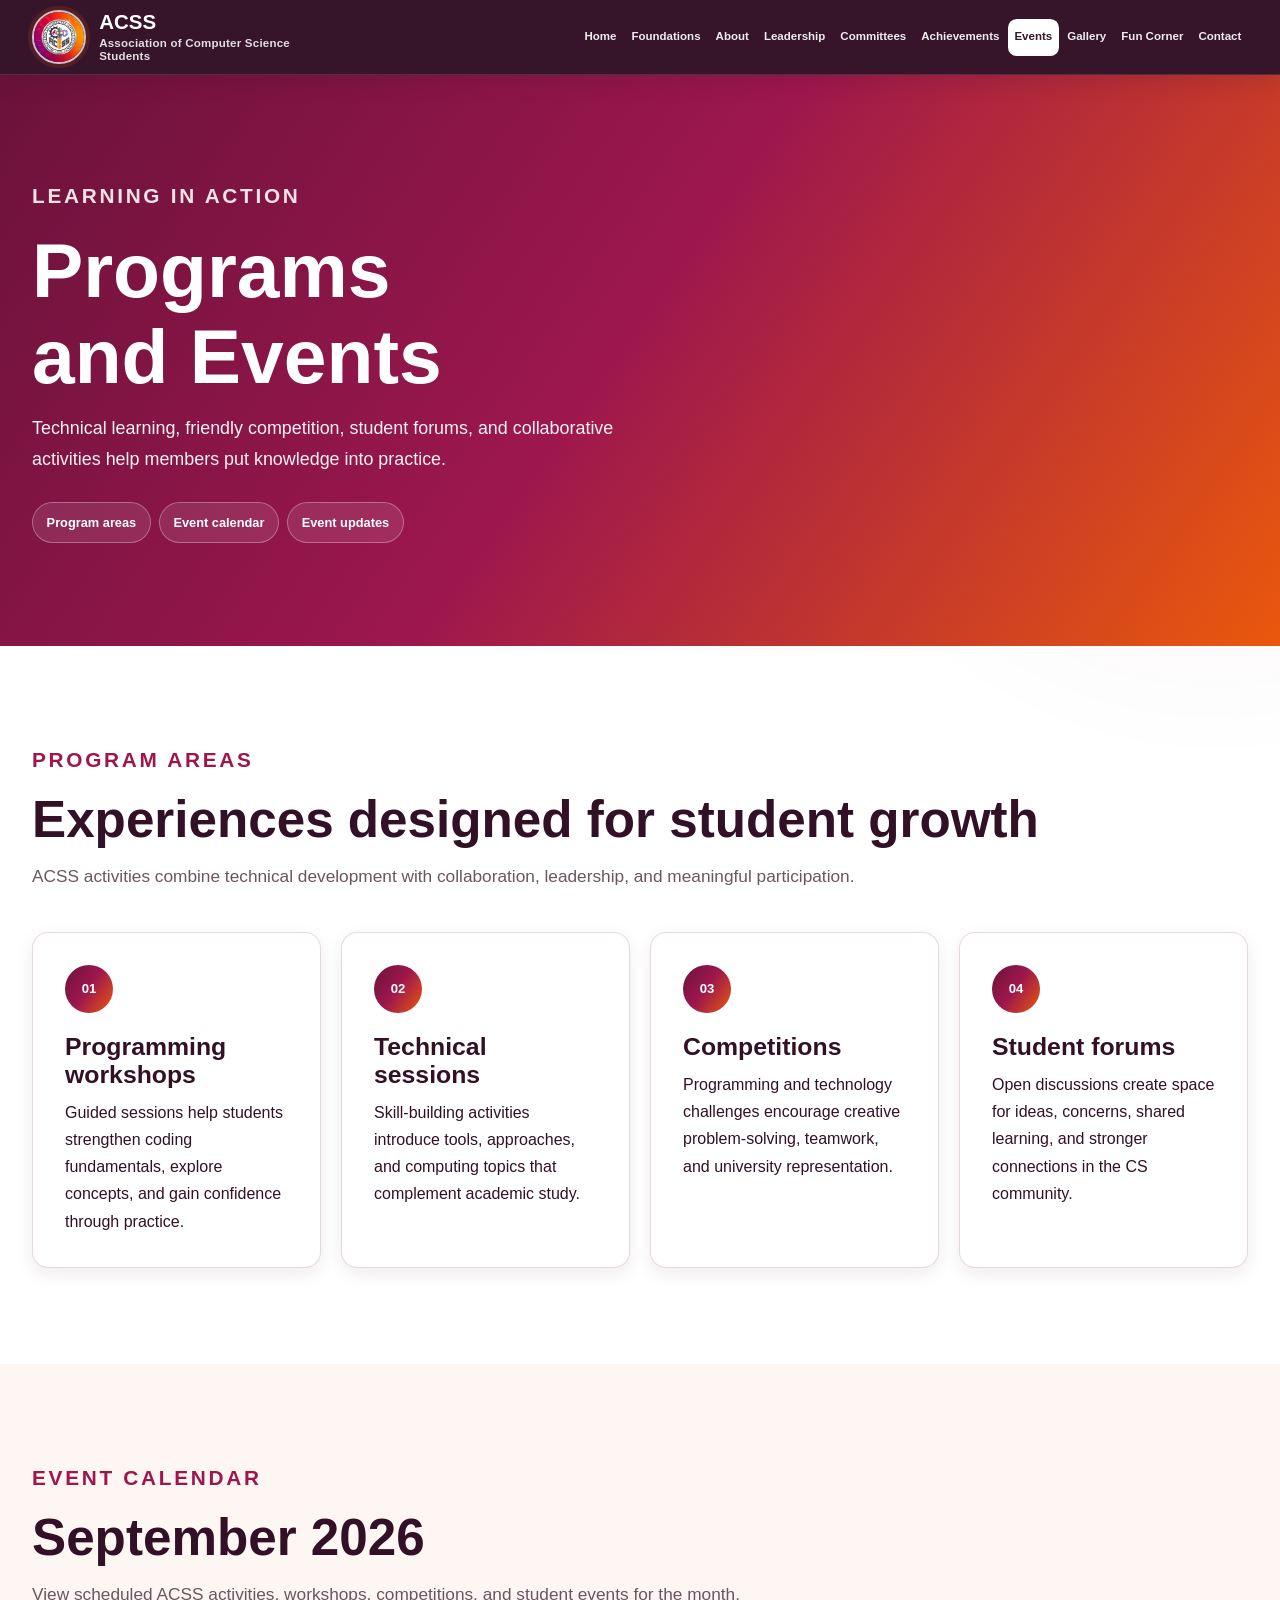
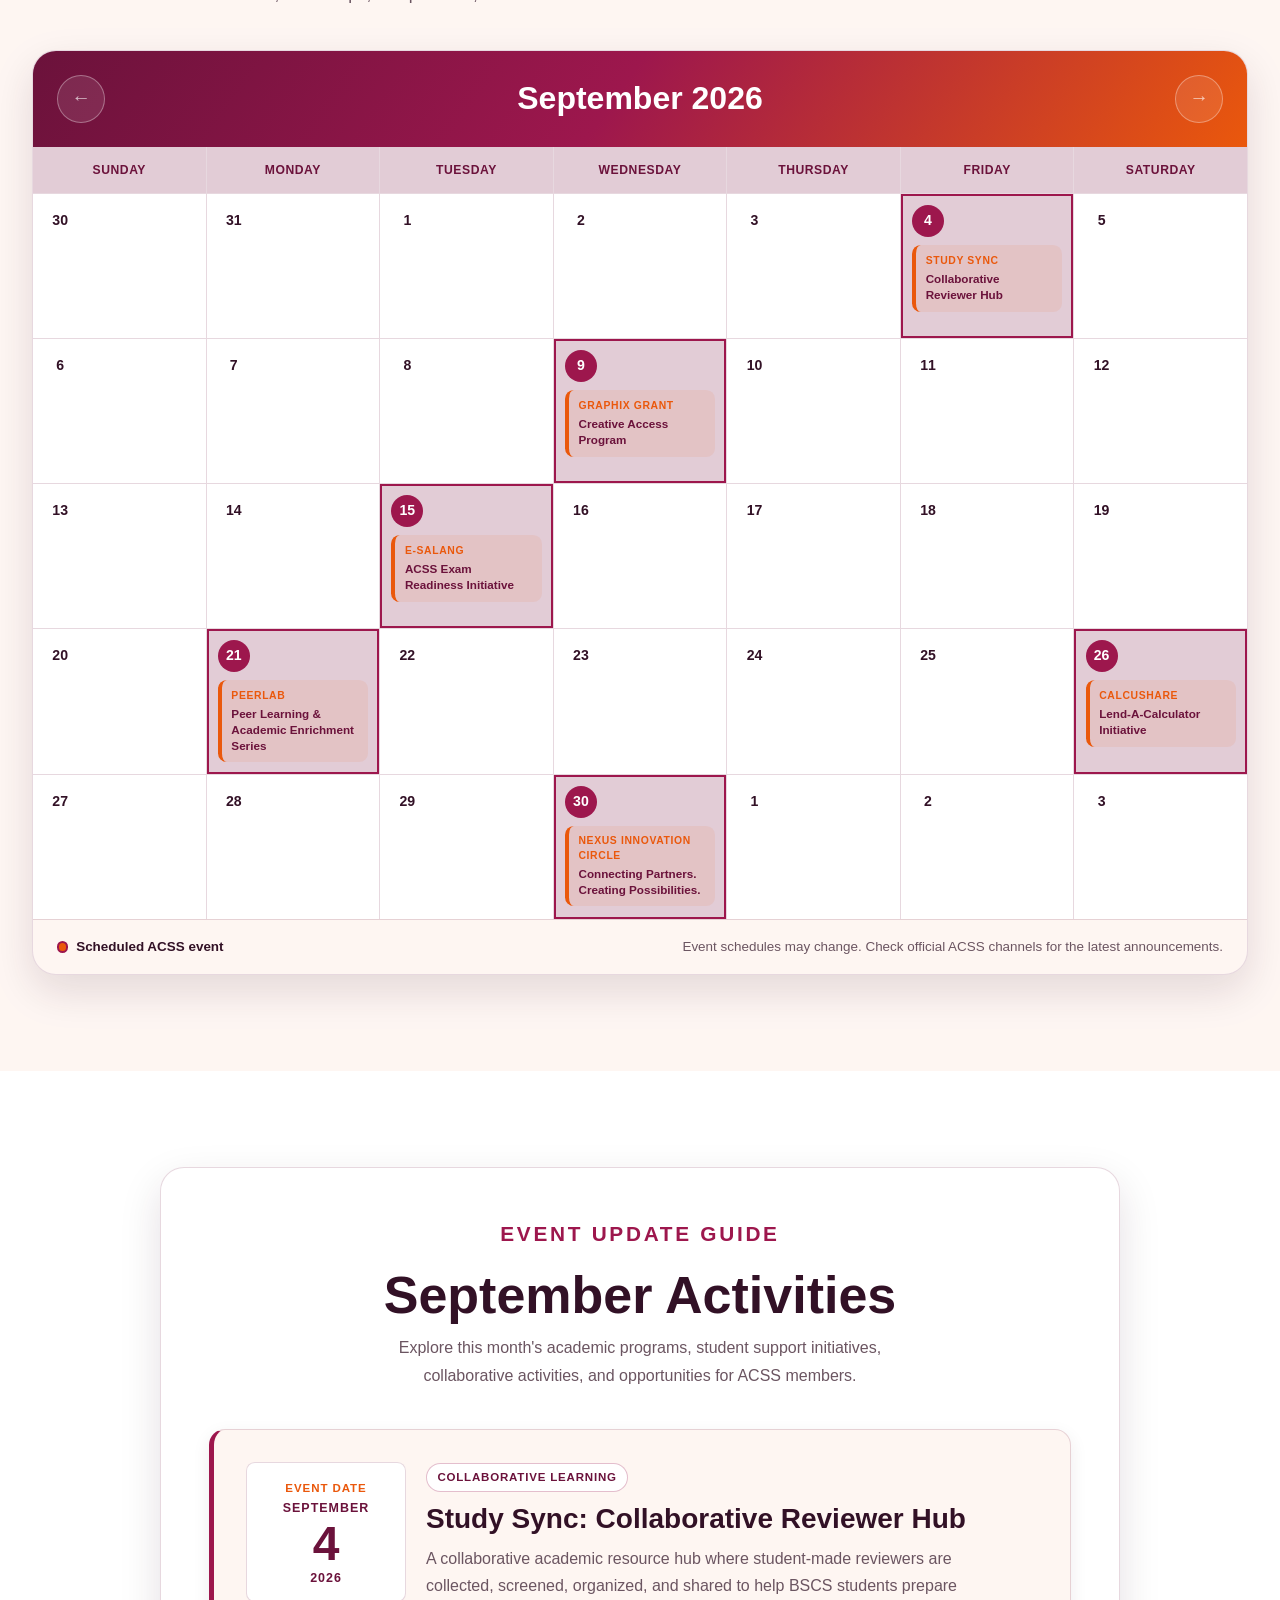
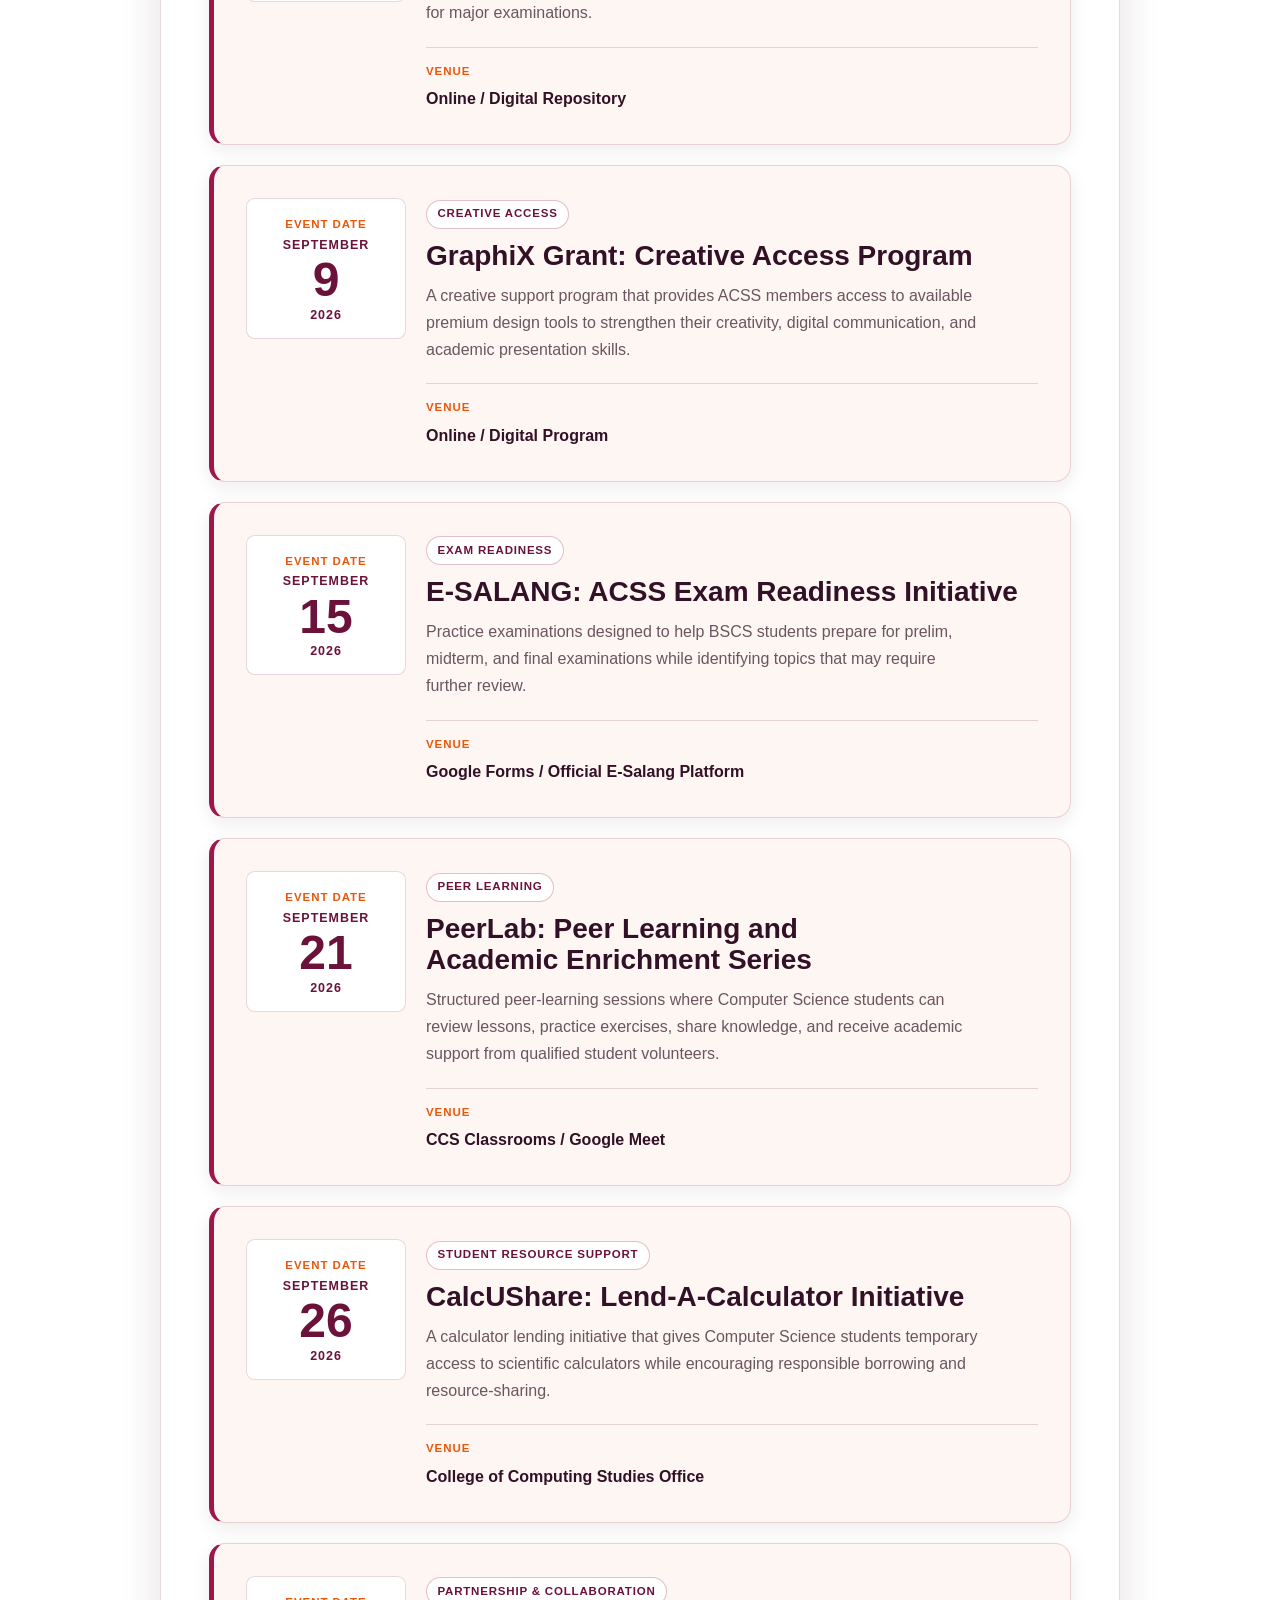
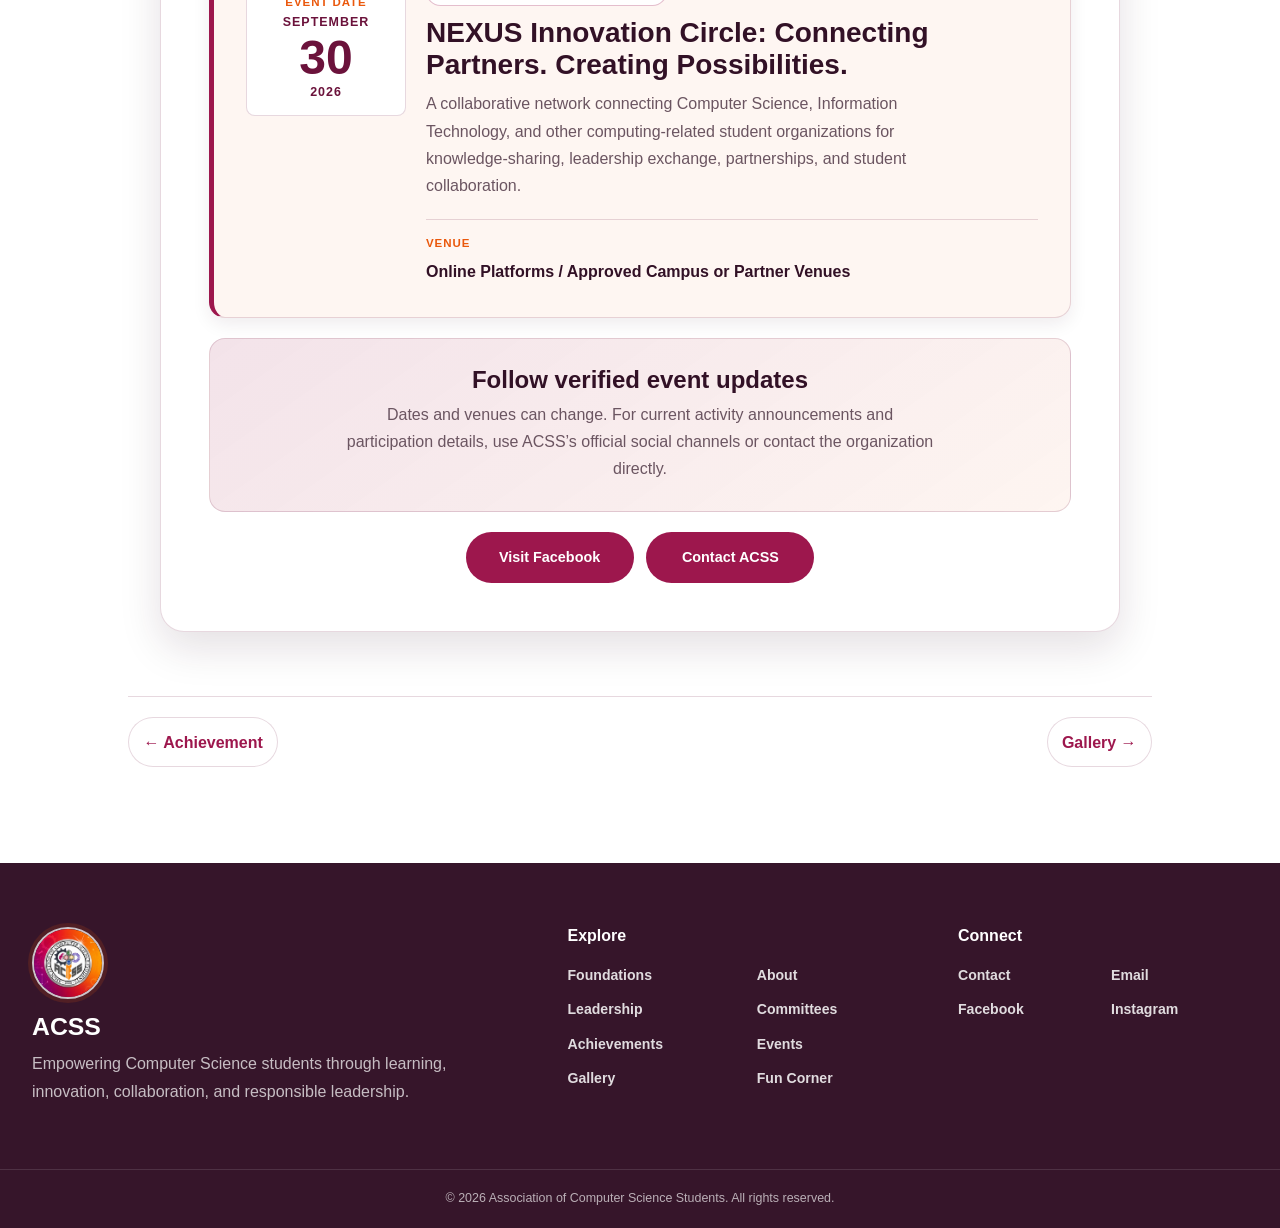
<file: events.html>
<!doctype html>
<html lang="en">
  <head>
    <meta charset="utf-8">
    <meta name="viewport" content="width=device-width, initial-scale=1">
    <meta name="description" content="Explore the learning programs, technical activities, competitions, and forums supported by ACSS.">
    <title>Programs &amp; Events | ACSS</title>
    <link rel="icon" href="images/ACSS-LOGO.jpg">
    <link rel="stylesheet" href="styles.css">
  </head>
  <body>
    <a class="skip-link" href="#main-content">Skip to main content</a>
    <!-- ===== Shared site header and navigation ===== -->
    <header class="site-header">
      <div class="container header-layout">
        <a class="brand" href="index.html" aria-label="ACSS home"><img class="brand-logo" src="images/ACSS-LOGO.jpg" alt="ACSS official seal" width="1254" height="1254"><span class="brand-copy"><span class="brand-name">ACSS</span><span class="brand-full">Association of Computer Science Students</span></span></a>
        <input class="nav-toggle" type="checkbox" id="site-menu-toggle" aria-label="Show or hide site navigation">
        <label class="nav-toggle-label" for="site-menu-toggle"><span class="nav-toggle-icon" aria-hidden="true"></span><span>Menu</span></label>
        <nav class="main-nav" aria-label="Main navigation">
          <ul>
            <li><a href="index.html">Home</a></li>
            <li><a href="foundations.html">Foundations</a></li>
            <li><a href="about.html">About</a></li>
            <li><a href="leadership.html">Leadership</a></li>
            <li><a href="committees.html">Committees</a></li>
            <li><a href="achievements.html">Achievements</a></li>
            <li><a href="events.html" aria-current="page">Events</a></li>
            <li><a href="gallery.html">Gallery</a></li>
            <li><a href="fun-corner.html">Fun Corner</a></li>
            <li><a href="contact.html">Contact</a></li>
          </ul>
        </nav>
      </div>
    </header>
    <!-- ===== End shared site header ===== -->
    <main id="main-content">
      <section class="page-hero">
        <div class="container">
          <span class="eyebrow">Learning in action</span>
          <h1>Programs and Events</h1>
          <p>Technical learning, friendly competition, student forums, and collaborative activities help members put knowledge into practice.</p>
          <nav class="jump-links" aria-label="On this page">
            <a href="#programs">Program areas</a>
            <a href="#event-calendar">Event calendar</a>
            <a href="#updates">Event updates</a>
          </nav>
        </div>
      </section>
      <section class="section" id="programs">
        <div class="container">
          <div class="section-heading">
            <span class="eyebrow">Program areas</span>
            <h2>Experiences designed for student growth</h2>
            <p>ACSS activities combine technical development with collaboration, leadership, and meaningful participation.</p>
          </div>
          <div class="card-grid">
            <article class="card">
              <span class="number-mark">01</span>
              <h3>Programming workshops</h3>
              <p>Guided sessions help students strengthen coding fundamentals, explore concepts, and gain confidence through practice.</p>
            </article>
            <article class="card">
              <span class="number-mark">02</span>
              <h3>Technical sessions</h3>
              <p>Skill-building activities introduce tools, approaches, and computing topics that complement academic study.</p>
            </article>
            <article class="card">
              <span class="number-mark">03</span>
              <h3>Competitions</h3>
              <p>Programming and technology challenges encourage creative problem-solving, teamwork, and university representation.</p>
            </article>
            <article class="card">
              <span class="number-mark">04</span>
              <h3>Student forums</h3>
              <p>Open discussions create space for ideas, concerns, shared learning, and stronger connections in the CS community.</p>
            </article>
          </div>
        </div>
      </section>
      <section class="section event-calendar-section" id="event-calendar" aria-labelledby="event-calendar-heading">
        <div class="container">
          <header class="section-heading event-calendar-heading">
            <span class="eyebrow">Event calendar</span>
            <h2 id="event-calendar-heading">September 2026</h2>
            <p>View scheduled ACSS activities, workshops, competitions, and student events for the month.</p>
          </header>
          <div class="event-calendar-card">
            <header class="event-calendar-toolbar">
              <button class="event-calendar-arrow" type="button" aria-label="Previous month" disabled>&larr;</button>
              <h3 id="calendar-month-heading">September 2026</h3>
              <button class="event-calendar-arrow" type="button" aria-label="Next month" disabled>&rarr;</button>
            </header>
            <div class="event-calendar-scroll" role="region" tabindex="0" aria-label="Scrollable monthly event calendar">
              <div class="event-calendar-grid">
                <div class="event-calendar-weekday">Sunday</div>
                <div class="event-calendar-weekday">Monday</div>
                <div class="event-calendar-weekday">Tuesday</div>
                <div class="event-calendar-weekday">Wednesday</div>
                <div class="event-calendar-weekday">Thursday</div>
                <div class="event-calendar-weekday">Friday</div>
                <div class="event-calendar-weekday">Saturday</div>

                <div class="event-calendar-day "><time datetime="2026-08-30">30</time></div>
                <div class="event-calendar-day "><time datetime="2026-08-31">31</time></div>
                <div class="event-calendar-day"><time datetime="2026-09-01">1</time></div>
                <div class="event-calendar-day"><time datetime="2026-09-02">2</time></div>
                <div class="event-calendar-day"><time datetime="2026-09-03">3</time></div>
                <div class="event-calendar-day event-calendar-day--event">
                  <time datetime="2026-09-04">4</time>
                  <span class="event-calendar-entry"><span>Study Sync</span><strong>Collaborative Reviewer Hub</strong></span>
                </div>
                <div class="event-calendar-day"><time datetime="2026-09-05">5</time></div>

                <div class="event-calendar-day"><time datetime="2026-09-06">6</time></div>
                <div class="event-calendar-day"><time datetime="2026-09-07">7</time></div>
                <div class="event-calendar-day"><time datetime="2026-09-08">8</time></div>
                <div class="event-calendar-day event-calendar-day--event">
                  <time datetime="2026-09-09">9</time>
                  <span class="event-calendar-entry"><span>GraphiX Grant</span><strong>Creative Access Program</strong></span>
                </div>
                <div class="event-calendar-day"><time datetime="2026-09-10">10</time></div>
                <div class="event-calendar-day"><time datetime="2026-09-11">11</time></div>
                <div class="event-calendar-day"><time datetime="2026-09-12">12</time></div>

                <div class="event-calendar-day"><time datetime="2026-09-13">13</time></div>
                <div class="event-calendar-day"><time datetime="2026-09-14">14</time></div>
                <div class="event-calendar-day event-calendar-day--event">
                  <time datetime="2026-09-15">15</time>
                  <span class="event-calendar-entry"><span>E-SALANG</span><strong>ACSS Exam Readiness Initiative</strong></span>
                </div>
                <div class="event-calendar-day"><time datetime="2026-09-16">16</time></div>
                <div class="event-calendar-day"><time datetime="2026-09-17">17</time></div>
                <div class="event-calendar-day"><time datetime="2026-09-18">18</time></div>
                <div class="event-calendar-day"><time datetime="2026-09-19">19</time></div>

                <div class="event-calendar-day"><time datetime="2026-09-20">20</time></div>
                <div class="event-calendar-day event-calendar-day--event">
                  <time datetime="2026-09-21">21</time>
                  <span class="event-calendar-entry"><span>PeerLab</span><strong>Peer Learning &amp; Academic Enrichment Series</strong></span>
                </div>
                <div class="event-calendar-day"><time datetime="2026-09-22">22</time></div>
                <div class="event-calendar-day"><time datetime="2026-09-23">23</time></div>
                <div class="event-calendar-day"><time datetime="2026-09-24">24</time></div>
                <div class="event-calendar-day"><time datetime="2026-09-25">25</time></div>
                <div class="event-calendar-day event-calendar-day--event">
                  <time datetime="2026-09-26">26</time>
                  <span class="event-calendar-entry"><span>CalcUShare</span><strong>Lend-A-Calculator Initiative</strong></span>
                </div>

                <div class="event-calendar-day"><time datetime="2026-09-27">27</time></div>
                <div class="event-calendar-day"><time datetime="2026-09-28">28</time></div>
                <div class="event-calendar-day"><time datetime="2026-09-29">29</time></div>
                <div class="event-calendar-day event-calendar-day--event">
                  <time datetime="2026-09-30">30</time>
                  <span class="event-calendar-entry"><span>NEXUS Innovation Circle</span><strong>Connecting Partners. Creating Possibilities.</strong></span>
                </div>
                <div class="event-calendar-day "><time datetime="2026-10-01">1</time></div>
                <div class="event-calendar-day "><time datetime="2026-10-02">2</time></div>
                <div class="event-calendar-day "><time datetime="2026-10-03">3</time></div>
              </div>
            </div>
            <footer class="event-calendar-footer">
              <p class="event-calendar-legend"><span aria-hidden="true"></span> Scheduled ACSS event</p>
              <p class="event-calendar-note">Event schedules may change. Check official ACSS channels for the latest announcements.</p>
            </footer>
          </div>
        </div>
      </section>
      <section class="section" id="updates">
        <div class="container event-updates-container">
          <!-- ===== Unified event update section ===== -->
          <div class="event-update-board" role="region" aria-labelledby="upcoming-events-heading">
            <header class="event-update-heading">
              <span class="eyebrow">Event update guide</span>
              <h2 id="upcoming-events-heading">September Activities</h2>
              <p>Explore this month's academic programs, student support initiatives, collaborative activities, and opportunities for ACSS members.</p>
            </header>
            <div class="upcoming-event-list">
              <article class="upcoming-event-card">
                <div class="upcoming-event-card__content">
                  <div class="event-date-badge">
                    <span class="event-field-label">Event date</span>
                    <time datetime="2026-09-04"><span>September</span><strong>4</strong><span>2026</span></time>
                  </div>
                  <div class="upcoming-event-card__details">
                    <span class="event-status">COLLABORATIVE LEARNING</span>
                    <h3>Study Sync: Collaborative Reviewer Hub</h3>
                    <p class="event-description">A collaborative academic resource hub where student-made reviewers are collected, screened, organized, and shared to help BSCS students prepare for major examinations.</p>
                    <dl class="event-details-list">
                      <div>
                        <dt>Venue</dt>
                        <dd>Online / Digital Repository</dd>
                      </div>
                    </dl>
                  </div>
                </div>
              </article>
              <article class="upcoming-event-card">
                <div class="upcoming-event-card__content">
                  <div class="event-date-badge">
                    <span class="event-field-label">Event date</span>
                    <time datetime="2026-09-09"><span>September</span><strong>9</strong><span>2026</span></time>
                  </div>
                  <div class="upcoming-event-card__details">
                    <span class="event-status">CREATIVE ACCESS</span>
                    <h3>GraphiX Grant: Creative Access Program</h3>
                    <p class="event-description">A creative support program that provides ACSS members access to available premium design tools to strengthen their creativity, digital communication, and academic presentation skills.</p>
                    <dl class="event-details-list">
                      <div>
                        <dt>Venue</dt>
                        <dd>Online / Digital Program</dd>
                      </div>
                    </dl>
                  </div>
                </div>
              </article>
              <article class="upcoming-event-card">
                <div class="upcoming-event-card__content">
                  <div class="event-date-badge">
                    <span class="event-field-label">Event date</span>
                    <time datetime="2026-09-15"><span>September</span><strong>15</strong><span>2026</span></time>
                  </div>
                  <div class="upcoming-event-card__details">
                    <span class="event-status">EXAM READINESS</span>
                    <h3>E-SALANG: ACSS Exam Readiness Initiative</h3>
                    <p class="event-description">Practice examinations designed to help BSCS students prepare for prelim, midterm, and final examinations while identifying topics that may require further review.</p>
                    <dl class="event-details-list">
                      <div>
                        <dt>Venue</dt>
                        <dd>Google Forms / Official E-Salang Platform</dd>
                      </div>
                    </dl>
                  </div>
                </div>
              </article>
              <article class="upcoming-event-card">
                <div class="upcoming-event-card__content">
                  <div class="event-date-badge">
                    <span class="event-field-label">Event date</span>
                    <time datetime="2026-09-21"><span>September</span><strong>21</strong><span>2026</span></time>
                  </div>
                  <div class="upcoming-event-card__details">
                    <span class="event-status">PEER LEARNING</span>
                    <h3>PeerLab: Peer Learning and Academic Enrichment Series</h3>
                    <p class="event-description">Structured peer-learning sessions where Computer Science students can review lessons, practice exercises, share knowledge, and receive academic support from qualified student volunteers.</p>
                    <dl class="event-details-list">
                      <div>
                        <dt>Venue</dt>
                        <dd>CCS Classrooms / Google Meet</dd>
                      </div>
                    </dl>
                  </div>
                </div>
              </article>
              <article class="upcoming-event-card">
                <div class="upcoming-event-card__content">
                  <div class="event-date-badge">
                    <span class="event-field-label">Event date</span>
                    <time datetime="2026-09-26"><span>September</span><strong>26</strong><span>2026</span></time>
                  </div>
                  <div class="upcoming-event-card__details">
                    <span class="event-status">STUDENT RESOURCE SUPPORT</span>
                    <h3>CalcUShare: Lend-A-Calculator Initiative</h3>
                    <p class="event-description">A calculator lending initiative that gives Computer Science students temporary access to scientific calculators while encouraging responsible borrowing and resource-sharing.</p>
                    <dl class="event-details-list">
                      <div>
                        <dt>Venue</dt>
                        <dd>College of Computing Studies Office</dd>
                      </div>
                    </dl>
                  </div>
                </div>
              </article>
              <article class="upcoming-event-card">
                <div class="upcoming-event-card__content">
                  <div class="event-date-badge">
                    <span class="event-field-label">Event date</span>
                    <time datetime="2026-09-30"><span>September</span><strong>30</strong><span>2026</span></time>
                  </div>
                  <div class="upcoming-event-card__details">
                    <span class="event-status">PARTNERSHIP &amp; COLLABORATION</span>
                    <h3>NEXUS Innovation Circle: Connecting Partners. Creating Possibilities.</h3>
                    <p class="event-description">A collaborative network connecting Computer Science, Information Technology, and other computing-related student organizations for knowledge-sharing, leadership exchange, partnerships, and student collaboration.</p>
                    <dl class="event-details-list">
                      <div>
                        <dt>Venue</dt>
                        <dd>Online Platforms / Approved Campus or Partner Venues</dd>
                      </div>
                    </dl>
                  </div>
                </div>
              </article>
            </div>
            <!-- ===== Verification note ===== -->
            <aside class="event-verification-note" aria-labelledby="verification-note-heading">
              <h3 id="verification-note-heading">Follow verified event updates</h3>
              <p>Dates and venues can change. For current activity announcements and participation details, use ACSS’s official social channels or contact the organization directly.</p>
            </aside>
            <div class="button-row event-update-actions">
              <a class="button button--primary" href="https://www.facebook.com/ACSS.PNC">Visit Facebook</a>
              <a class="button button--primary" href="contact.html">Contact ACSS</a>
            </div>
          </div>
          <!-- ===== Bottom page navigation ===== -->
          <nav class="back-links bottom-page-navigation" aria-label="Related pages">
            <a href="achievements.html">← Achievement</a>
            <a href="gallery.html">Gallery →</a>
          </nav>
        </div>
      </section>
    </main>
    <footer class="site-footer">
      <div class="container footer-grid">
        <div class="footer-brand">
          <img class="brand-logo" src="images/ACSS-LOGO.jpg" alt="" width="1254" height="1254">
          <h2>ACSS</h2>
          <p>Empowering Computer Science students through learning, innovation, collaboration, and responsible leadership.</p>
        </div>
        <div>
          <h3>Explore</h3>
          <ul class="footer-links">
            <li><a href="foundations.html">Foundations</a></li>
            <li><a href="about.html">About</a></li>
            <li><a href="leadership.html">Leadership</a></li>
            <li><a href="committees.html">Committees</a></li>
            <li><a href="achievements.html">Achievements</a></li>
            <li><a href="events.html">Events</a></li>
            <li><a href="gallery.html">Gallery</a></li>
            <li><a href="fun-corner.html">Fun Corner</a></li>
          </ul>
        </div>
        <div>
          <h3>Connect</h3>
          <ul class="footer-links">
            <li><a href="contact.html">Contact</a></li>
            <li><a href="mailto:acssofficial.uc@gmail.com">Email</a></li>
            <li><a href="https://www.facebook.com/ACSS.PNC">Facebook</a></li>
            <li><a href="https://www.instagram.com/acss.pnc">Instagram</a></li>
          </ul>
        </div>
      </div>
      <div class="footer-bottom">&copy; 2026 Association of Computer Science Students. All rights reserved.</div>
    </footer>
  </body>
</html>
</file>
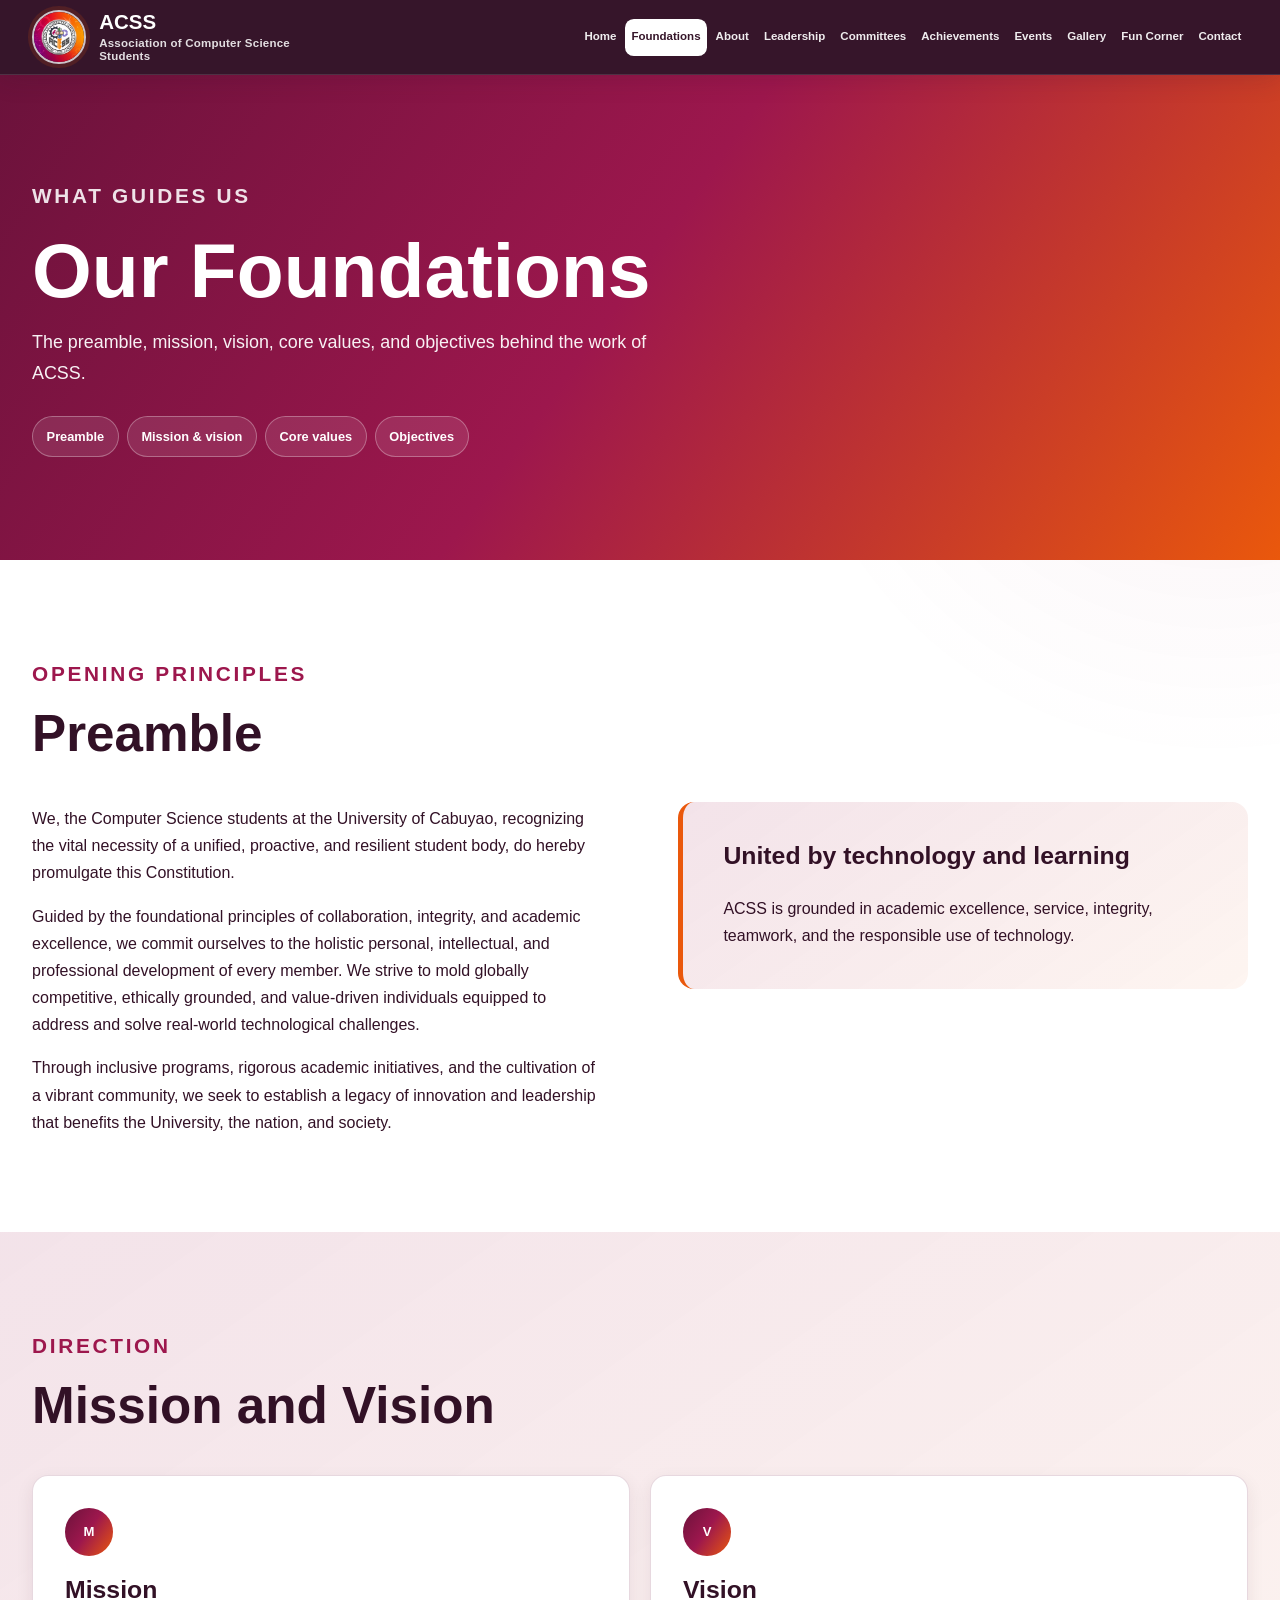
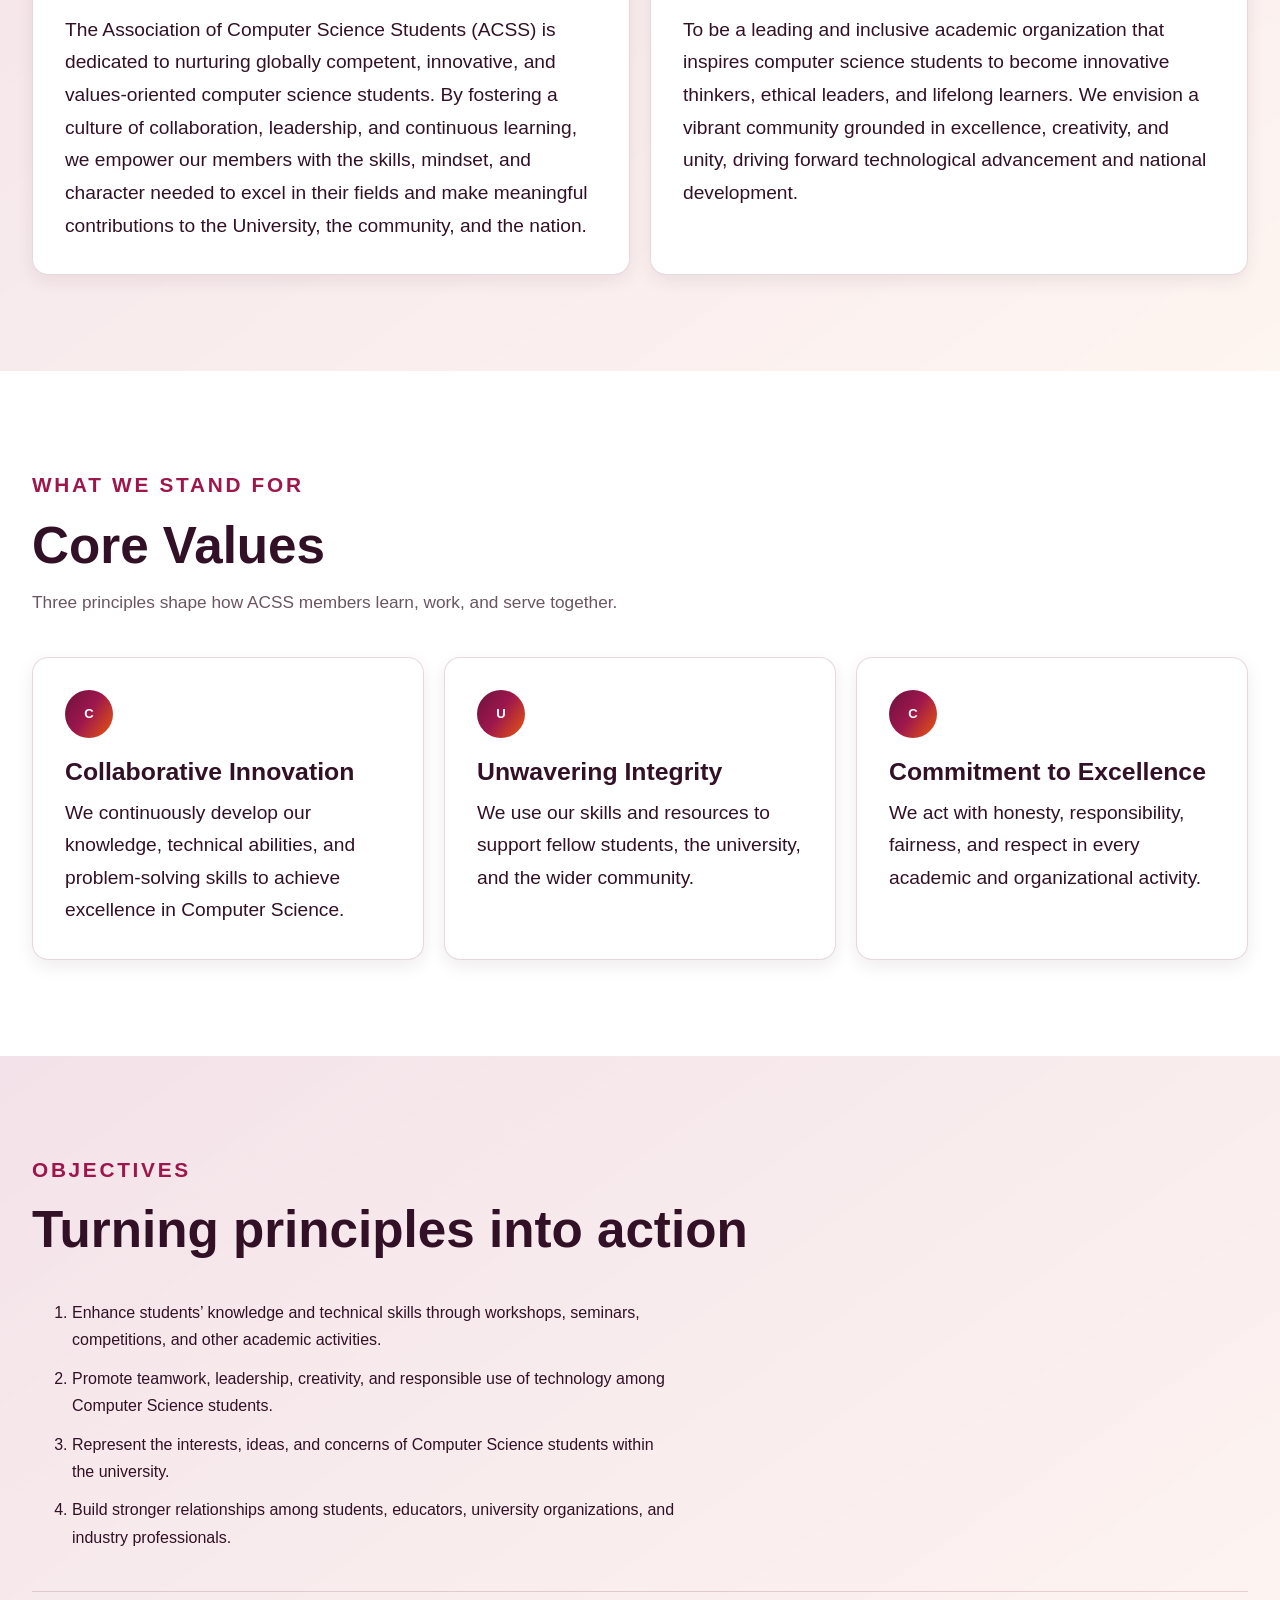
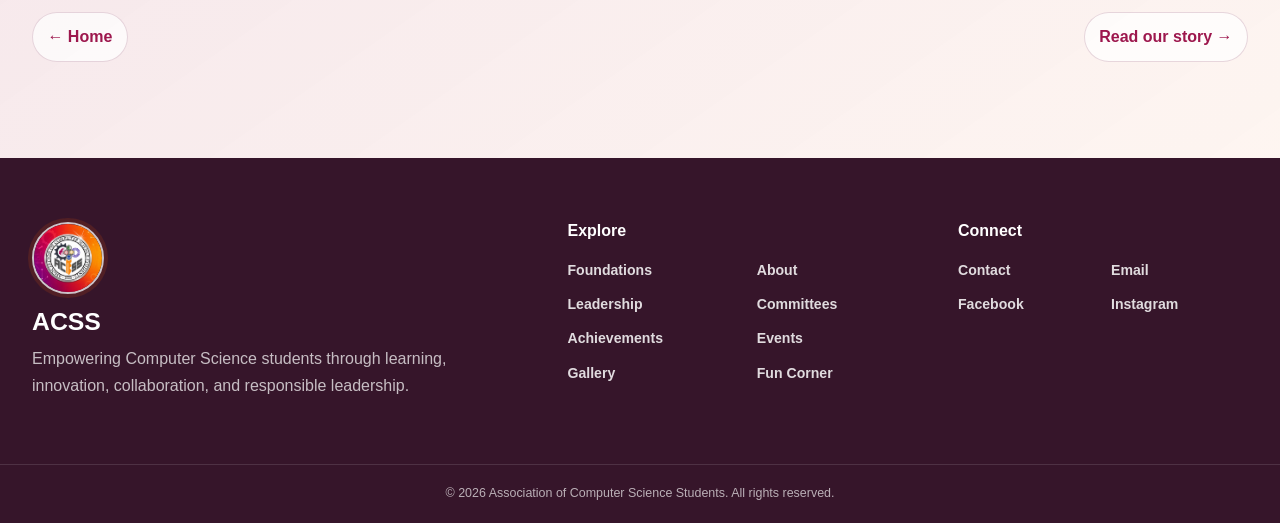
<file: foundations.html>
<!doctype html>
<html lang="en">
  <head>
    <meta charset="utf-8">
    <meta name="viewport" content="width=device-width, initial-scale=1">
    <meta name="description" content="Read the preamble, mission, vision, core values, and objectives that guide ACSS.">
    <title>Our Foundations | ACSS</title>
    <link rel="icon" href="images/ACSS-LOGO.jpg">
    <link rel="stylesheet" href="styles.css">
  </head>
  <body>
    <a class="skip-link" href="#main-content">Skip to main content</a>
    <!-- ===== Shared site header and navigation ===== -->
    <header class="site-header">
      <div class="container header-layout">
        <a class="brand" href="index.html" aria-label="ACSS home"><img class="brand-logo" src="images/ACSS-LOGO.jpg" alt="ACSS official seal" width="1254" height="1254"><span class="brand-copy"><span class="brand-name">ACSS</span><span class="brand-full">Association of Computer Science Students</span></span></a>
        <input class="nav-toggle" type="checkbox" id="site-menu-toggle" aria-label="Show or hide site navigation">
        <label class="nav-toggle-label" for="site-menu-toggle"><span class="nav-toggle-icon" aria-hidden="true"></span><span>Menu</span></label>
        <nav class="main-nav" aria-label="Main navigation">
          <ul>
            <li><a href="index.html">Home</a></li>
            <li><a href="foundations.html" aria-current="page">Foundations</a></li>
            <li><a href="about.html">About</a></li>
            <li><a href="leadership.html">Leadership</a></li>
            <li><a href="committees.html">Committees</a></li>
            <li><a href="achievements.html">Achievements</a></li>
            <li><a href="events.html">Events</a></li>
            <li><a href="gallery.html">Gallery</a></li>
            <li><a href="fun-corner.html">Fun Corner</a></li>
            <li><a href="contact.html">Contact</a></li>
          </ul>
        </nav>
      </div>
    </header>
    <!-- ===== End shared site header ===== -->
    <main id="main-content">
      <section class="page-hero">
        <div class="container">
          <span class="eyebrow">What guides us</span>
          <h1>Our Foundations</h1>
          <p>The preamble, mission, vision, core values, and objectives behind the work of ACSS.</p>
          <nav class="jump-links" aria-label="On this page">
            <a href="#preamble">Preamble</a>
            <a href="#mission">Mission &amp; vision</a>
            <a href="#values">Core values</a>
            <a href="#objectives">Objectives</a>
          </nav>
        </div>
      </section>
      <section class="section" id="preamble">
        <div class="container split">
          <div class="prose">
            <span class="eyebrow">OPENING PRINCIPLES</span>
            <h2>Preamble</h2>
            <p>We, the Computer Science students at the University of Cabuyao, recognizing the vital necessity of a unified, proactive, and resilient student body, do hereby promulgate this Constitution.</p>
            <p>Guided by the foundational principles of collaboration, integrity, and academic excellence, we commit ourselves to the holistic personal, intellectual, and professional development of every member. We strive to mold globally competitive, ethically grounded, and value-driven individuals equipped to address and solve real-world technological challenges.</p>
            <p>Through inclusive programs, rigorous academic initiatives, and the cultivation of a vibrant community, we seek to establish a legacy of innovation and leadership that benefits the University, the nation, and society.</p>
          </div>
          <aside class="callout">
            <h3>United by technology and learning</h3>
            <p>ACSS is grounded in academic excellence, service, integrity, teamwork, and the responsible use of technology.</p>
          </aside>
        </div>
      </section>
      <section class="section section--tint" id="mission">
        <div class="container">
          <div class="section-heading">
            <span class="eyebrow">Direction</span>
            <h2>Mission and Vision</h2>
          </div>
          <div class="card-grid">
            <article class="card">
              <span class="value-mark">M</span>
              <h3>Mission</h3>
              <p class="font-foundation">The Association of Computer Science Students (ACSS) is dedicated to nurturing globally competent, innovative, and values-oriented computer science students. By fostering a culture of collaboration, leadership, and continuous learning, we empower our members with the skills, mindset, and character needed to excel in their fields and make meaningful contributions to the University, the community, and the nation.</p>
            </article>
            <article class="card">
              <span class="value-mark">V</span>
              <h3>Vision</h3>
              <p class="font-foundation">To be a leading and inclusive academic organization that inspires computer science students to become innovative thinkers, ethical leaders, and lifelong learners. We envision a vibrant community grounded in excellence, creativity, and unity, driving forward technological advancement and national development.</p>
            </article>
          </div>
        </div>
      </section>
      <section class="section" id="values">
        <div class="container">
          <div class="section-heading">
            <span class="eyebrow">WHAT WE STAND FOR</span>
            <h2>Core Values</h2>
            <p>Three principles shape how ACSS members learn, work, and serve together.</p>
          </div>
          <div class="card-grid">
            <article class="card">
              <span class="value-mark">C</span>
              <h3>Collaborative Innovation</h3>
              <p class="font-foundation">We continuously develop our knowledge, technical abilities, and problem-solving skills to achieve excellence in Computer Science.</p>
            </article>
            <article class="card">
              <span class="value-mark">U</span>
              <h3>Unwavering Integrity</h3>
              <p class="font-foundation">We use our skills and resources to support fellow students, the university, and the wider community.</p>
            </article>
            <article class="card">
              <span class="value-mark">C</span>
              <h3>Commitment to Excellence</h3>
              <p class="font-foundation">We act with honesty, responsibility, fairness, and respect in every academic and organizational activity.</p>
            </article>
          </div>
        </div>
      </section>
      <section class="section section--tint" id="objectives">
        <div class="container prose">
          <div class="section-heading">
            <span class="eyebrow">Objectives</span>
            <h2>Turning principles into action</h2>
          </div>
          <ol>
            <li>Enhance students’ knowledge and technical skills through workshops, seminars, competitions, and other academic activities.</li>
            <li>Promote teamwork, leadership, creativity, and responsible use of technology among Computer Science students.</li>
            <li>Represent the interests, ideas, and concerns of Computer Science students within the university.</li>
            <li>Build stronger relationships among students, educators, university organizations, and industry professionals.</li>
          </ol>
          <nav class="back-links" aria-label="Related pages">
            <a href="index.html">← Home</a>
            <a href="about.html">Read our story →</a>
          </nav>
        </div>
      </section>
    </main>
    <footer class="site-footer">
      <div class="container footer-grid">
        <div class="footer-brand">
          <img class="brand-logo" src="images/ACSS-LOGO.jpg" alt="" width="1254" height="1254">
          <h2>ACSS</h2>
          <p>Empowering Computer Science students through learning, innovation, collaboration, and responsible leadership.</p>
        </div>
        <div>
          <h3>Explore</h3>
          <ul class="footer-links">
            <li><a href="foundations.html">Foundations</a></li>
            <li><a href="about.html">About</a></li>
            <li><a href="leadership.html">Leadership</a></li>
            <li><a href="committees.html">Committees</a></li>
            <li><a href="achievements.html">Achievements</a></li>
            <li><a href="events.html">Events</a></li>
            <li><a href="gallery.html">Gallery</a></li>
            <li><a href="fun-corner.html">Fun Corner</a></li>
          </ul>
        </div>
        <div>
          <h3>Connect</h3>
          <ul class="footer-links">
            <li><a href="contact.html">Contact</a></li>
            <li><a href="mailto:acssofficial.uc@gmail.com">Email</a></li>
            <li><a href="https://www.facebook.com/ACSS.PNC">Facebook</a></li>
            <li><a href="https://www.instagram.com/acss.pnc">Instagram</a></li>
          </ul>
        </div>
      </div>
      <div class="footer-bottom">&copy; 2026 Association of Computer Science Students. All rights reserved.</div>
    </footer>
  </body>
</html>
</file>
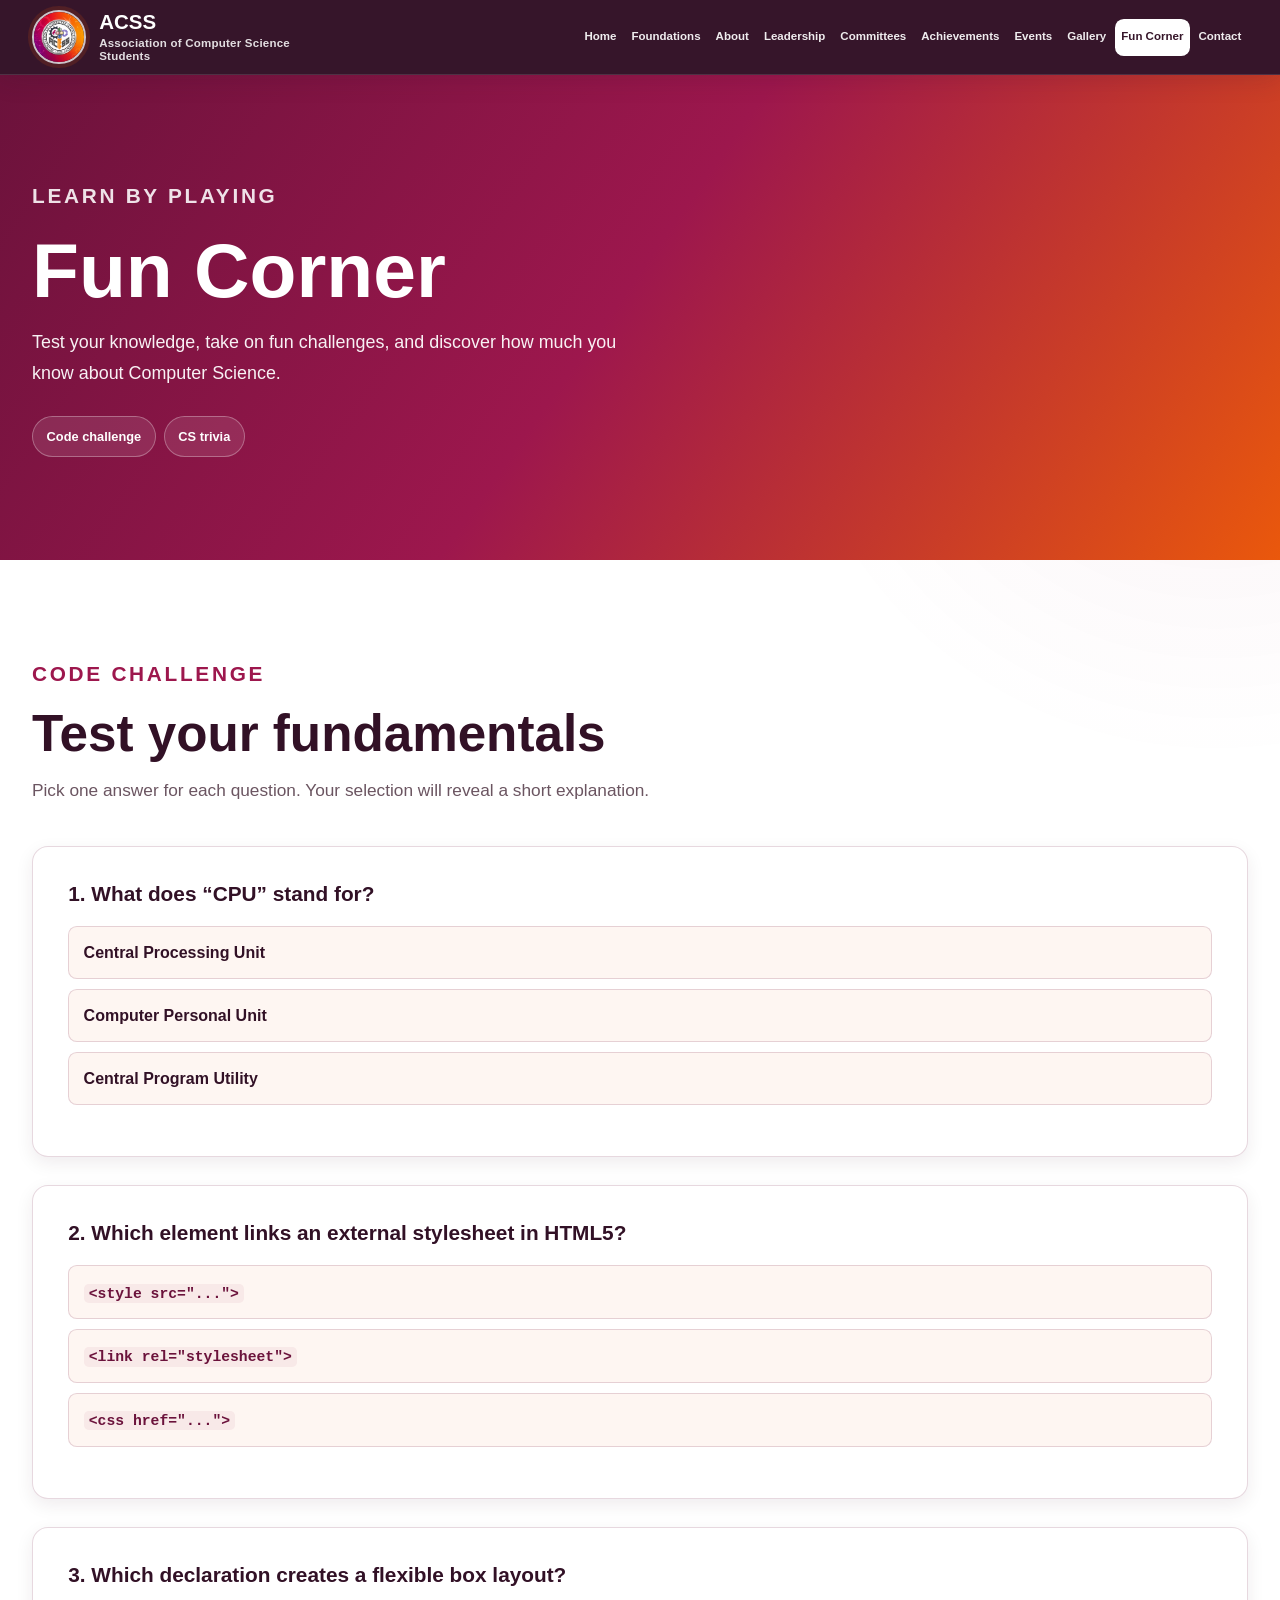
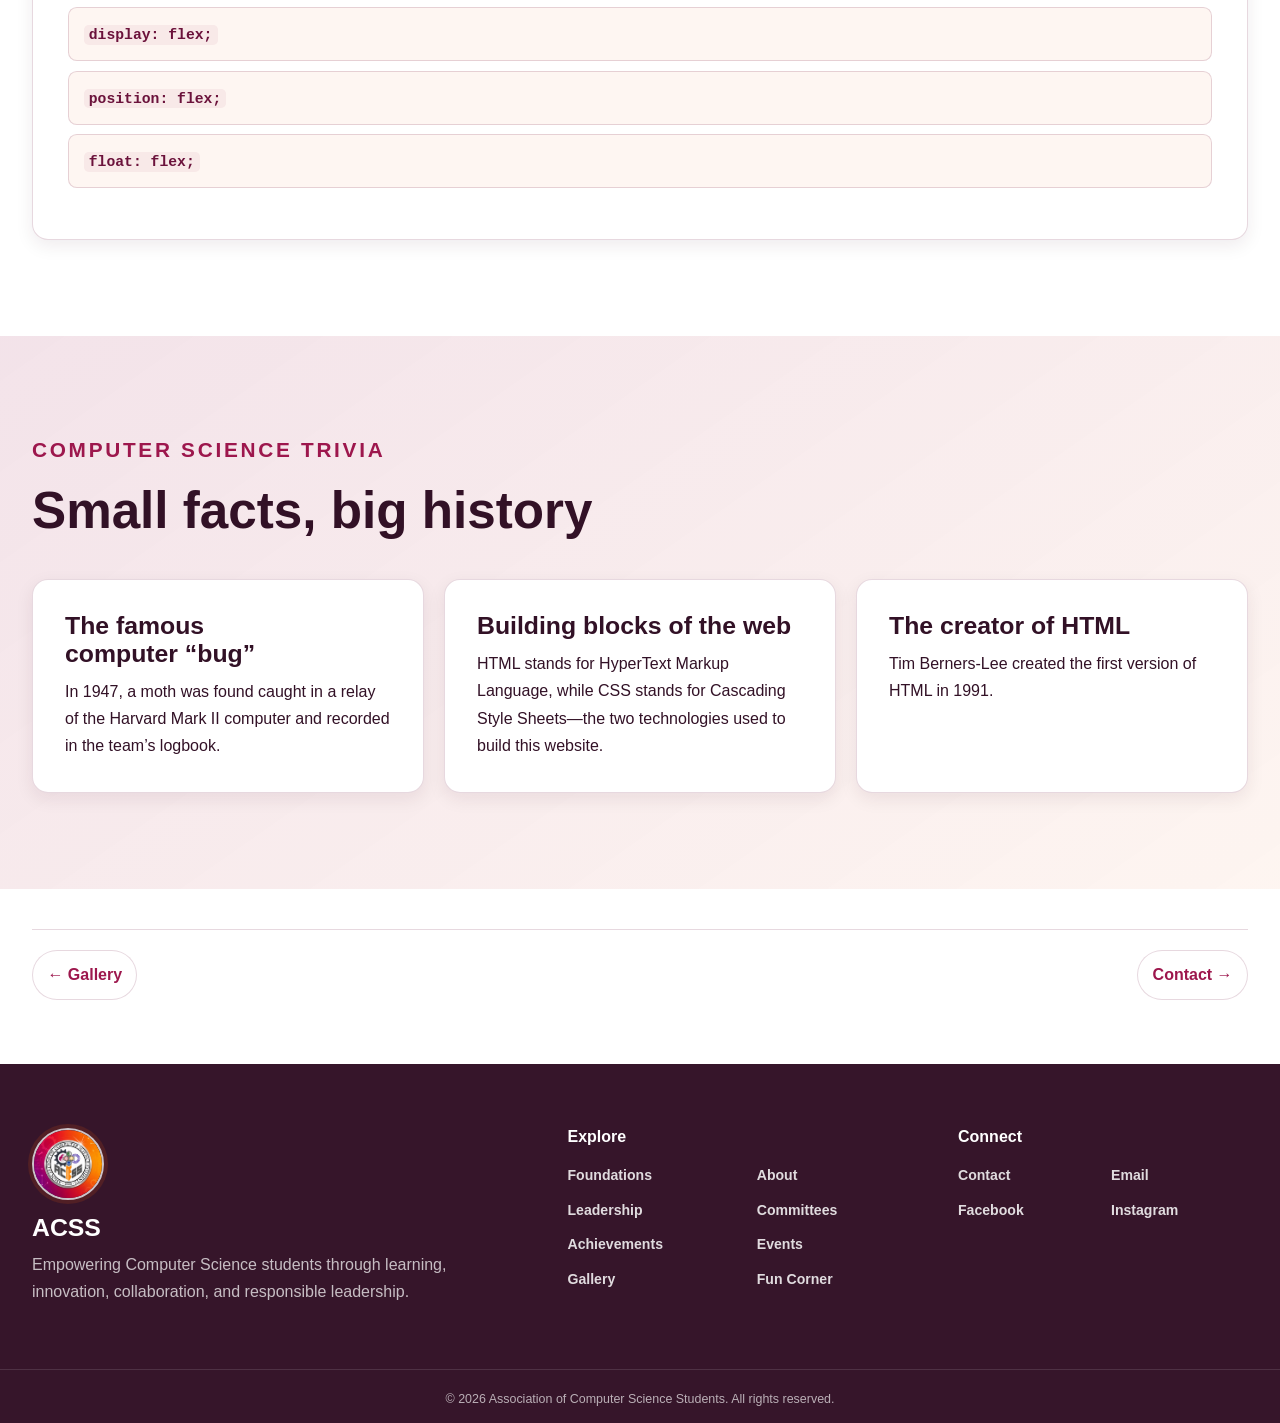
<file: fun-corner.html>
<!doctype html>
<html lang="en">
  <head>
    <meta charset="utf-8">
    <meta name="viewport" content="width=device-width, initial-scale=1">
    <meta name="description" content="Try the ACSS HTML-and-CSS-only code challenge and explore Computer Science trivia.">
    <title>Fun Corner | ACSS</title>
    <link rel="icon" href="images/ACSS-LOGO.jpg">
    <link rel="stylesheet" href="styles.css">
  </head>
  <body>
    <a class="skip-link" href="#main-content">Skip to main content</a>
    <!-- ===== Shared site header and navigation ===== -->
    <header class="site-header">
      <div class="container header-layout">
        <a class="brand" href="index.html" aria-label="ACSS home"><img class="brand-logo" src="images/ACSS-LOGO.jpg" alt="ACSS official seal" width="1254" height="1254"><span class="brand-copy"><span class="brand-name">ACSS</span><span class="brand-full">Association of Computer Science Students</span></span></a>
        <input class="nav-toggle" type="checkbox" id="site-menu-toggle" aria-label="Show or hide site navigation">
        <label class="nav-toggle-label" for="site-menu-toggle"><span class="nav-toggle-icon" aria-hidden="true"></span><span>Menu</span></label>
        <nav class="main-nav" aria-label="Main navigation">
          <ul>
            <li><a href="index.html">Home</a></li>
            <li><a href="foundations.html">Foundations</a></li>
            <li><a href="about.html">About</a></li>
            <li><a href="leadership.html">Leadership</a></li>
            <li><a href="committees.html">Committees</a></li>
            <li><a href="achievements.html">Achievements</a></li>
            <li><a href="events.html">Events</a></li>
            <li><a href="gallery.html">Gallery</a></li>
            <li><a href="fun-corner.html" aria-current="page">Fun Corner</a></li>
            <li><a href="contact.html">Contact</a></li>
          </ul>
        </nav>
      </div>
    </header>
    <!-- ===== End shared site header ===== -->
    <main id="main-content">
      <section class="page-hero">
        <div class="container">
          <span class="eyebrow">Learn by playing</span>
          <h1>Fun Corner</h1>
          <p>Test your knowledge, take on fun challenges, and discover how much you know about Computer Science.</p>
          <nav class="jump-links" aria-label="On this page">
            <a href="#challenge">Code challenge</a>
            <a href="#trivia">CS trivia</a>
          </nav>
        </div>
      </section>
      <section class="section" id="challenge">
        <div class="container">
          <div class="section-heading">
            <span class="eyebrow">Code challenge</span>
            <h2>Test your fundamentals</h2>
            <p>Pick one answer for each question. Your selection will reveal a short explanation.</p>
          </div>
          <div class="quiz-list">
            <article class="quiz-item">
              <h3 class="quiz-question">1. What does “CPU” stand for?</h3>
              <ul class="quiz-options">
                <li><a href="#q1-correct">Central Processing Unit</a></li>
                <li><a href="#q1-wrong-1">Computer Personal Unit</a></li>
                <li><a href="#q1-wrong-2">Central Program Utility</a></li>
              </ul>
              <div class="quiz-answer" id="q1-correct">
                <p class="quiz-result quiz-result--correct"><strong>Correct!</strong> The Central Processing Unit executes instructions in a computer.</p>
              </div>
              <div class="quiz-answer" id="q1-wrong-1">
                <p class="quiz-result quiz-result--incorrect"><strong>Not quite.</strong> Think about the component that processes instructions.</p>
              </div>
              <div class="quiz-answer" id="q1-wrong-2">
                <p class="quiz-result quiz-result--incorrect"><strong>Not quite.</strong> “Utility” is not part of the abbreviation.</p>
              </div>
            </article>
            <article class="quiz-item">
              <h3 class="quiz-question">2. Which element links an external stylesheet in HTML5?</h3>
              <ul class="quiz-options">
                <li><a href="#q2-wrong-1"><code>&lt;style src="..."&gt;</code></a></li>
                <li><a href="#q2-correct"><code>&lt;link rel="stylesheet"&gt;</code></a></li>
                <li><a href="#q2-wrong-2"><code>&lt;css href="..."&gt;</code></a></li>
              </ul>
              <div class="quiz-answer" id="q2-wrong-1">
                <p class="quiz-result quiz-result--incorrect"><strong>Not quite.</strong> The <code>&lt;style&gt;</code> element is used for CSS written inside an HTML document.</p>
              </div>
              <div class="quiz-answer" id="q2-correct">
                <p class="quiz-result quiz-result--correct"><strong>Correct!</strong> A <code>&lt;link&gt;</code> element in the document head connects an external stylesheet.</p>
              </div>
              <div class="quiz-answer" id="q2-wrong-2">
                <p class="quiz-result quiz-result--incorrect"><strong>Not quite.</strong> HTML does not include a <code>&lt;css&gt;</code> element.</p>
              </div>
            </article>
            <article class="quiz-item">
              <h3 class="quiz-question">3. Which declaration creates a flexible box layout?</h3>
              <ul class="quiz-options">
                <li><a href="#q3-correct"><code>display: flex;</code></a></li>
                <li><a href="#q3-wrong-1"><code>position: flex;</code></a></li>
                <li><a href="#q3-wrong-2"><code>float: flex;</code></a></li>
              </ul>
              <div class="quiz-answer" id="q3-correct">
                <p class="quiz-result quiz-result--correct"><strong>Correct!</strong> <code>display: flex;</code> establishes a flex formatting context.</p>
              </div>
              <div class="quiz-answer" id="q3-wrong-1">
                <p class="quiz-result quiz-result--incorrect"><strong>Not quite.</strong> <code>flex</code> is not a value for the <code>position</code> property.</p>
              </div>
              <div class="quiz-answer" id="q3-wrong-2">
                <p class="quiz-result quiz-result--incorrect"><strong>Not quite.</strong> Flexbox is enabled with the <code>display</code> property.</p>
              </div>
            </article>
          </div>
        </div>
      </section>
      <section class="section section--tint" id="trivia">
        <div class="container">
          <div class="section-heading">
            <span class="eyebrow">Computer Science trivia</span>
            <h2>Small facts, big history</h2>
          </div>
          <div class="card-grid">
            <article class="card">
              <h3>The famous computer “bug”</h3>
              <p>In 1947, a moth was found caught in a relay of the Harvard Mark II computer and recorded in the team’s logbook.</p>
            </article>
            <article class="card">
              <h3>Building blocks of the web</h3>
              <p>HTML stands for HyperText Markup Language, while CSS stands for Cascading Style Sheets—the two technologies used to build this website.</p>
            </article>
            <article class="card">
              <h3>The creator of HTML</h3>
              <p>Tim Berners-Lee created the first version of HTML in 1991.</p>
            </article>
          </div>
        </div>
      </section>
      <div class="container fun-corner-navigation">
        <nav class="back-links" aria-label="Related pages">
            <a href="gallery.html">← Gallery</a>
            <a href="contact.html">Contact →</a>
        </nav>
      </div>
    </main>
    <footer class="site-footer">
      <div class="container footer-grid">
        <div class="footer-brand">
          <img class="brand-logo" src="images/ACSS-LOGO.jpg" alt="" width="1254" height="1254">
          <h2>ACSS</h2>
          <p>Empowering Computer Science students through learning, innovation, collaboration, and responsible leadership.</p>
        </div>
        <div>
          <h3>Explore</h3>
          <ul class="footer-links">
            <li><a href="foundations.html">Foundations</a></li>
            <li><a href="about.html">About</a></li>
            <li><a href="leadership.html">Leadership</a></li>
            <li><a href="committees.html">Committees</a></li>
            <li><a href="achievements.html">Achievements</a></li>
            <li><a href="events.html">Events</a></li>
            <li><a href="gallery.html">Gallery</a></li>
            <li><a href="fun-corner.html">Fun Corner</a></li>
          </ul>
        </div>
        <div>
          <h3>Connect</h3>
          <ul class="footer-links">
            <li><a href="contact.html">Contact</a></li>
            <li><a href="mailto:acssofficial.uc@gmail.com">Email</a></li>
            <li><a href="https://www.facebook.com/ACSS.PNC">Facebook</a></li>
            <li><a href="https://www.instagram.com/acss.pnc">Instagram</a></li>
          </ul>
        </div>
      </div>
      <div class="footer-bottom">&copy; 2026 Association of Computer Science Students. All rights reserved.</div>
    </footer>
  </body>
</html>
</file>
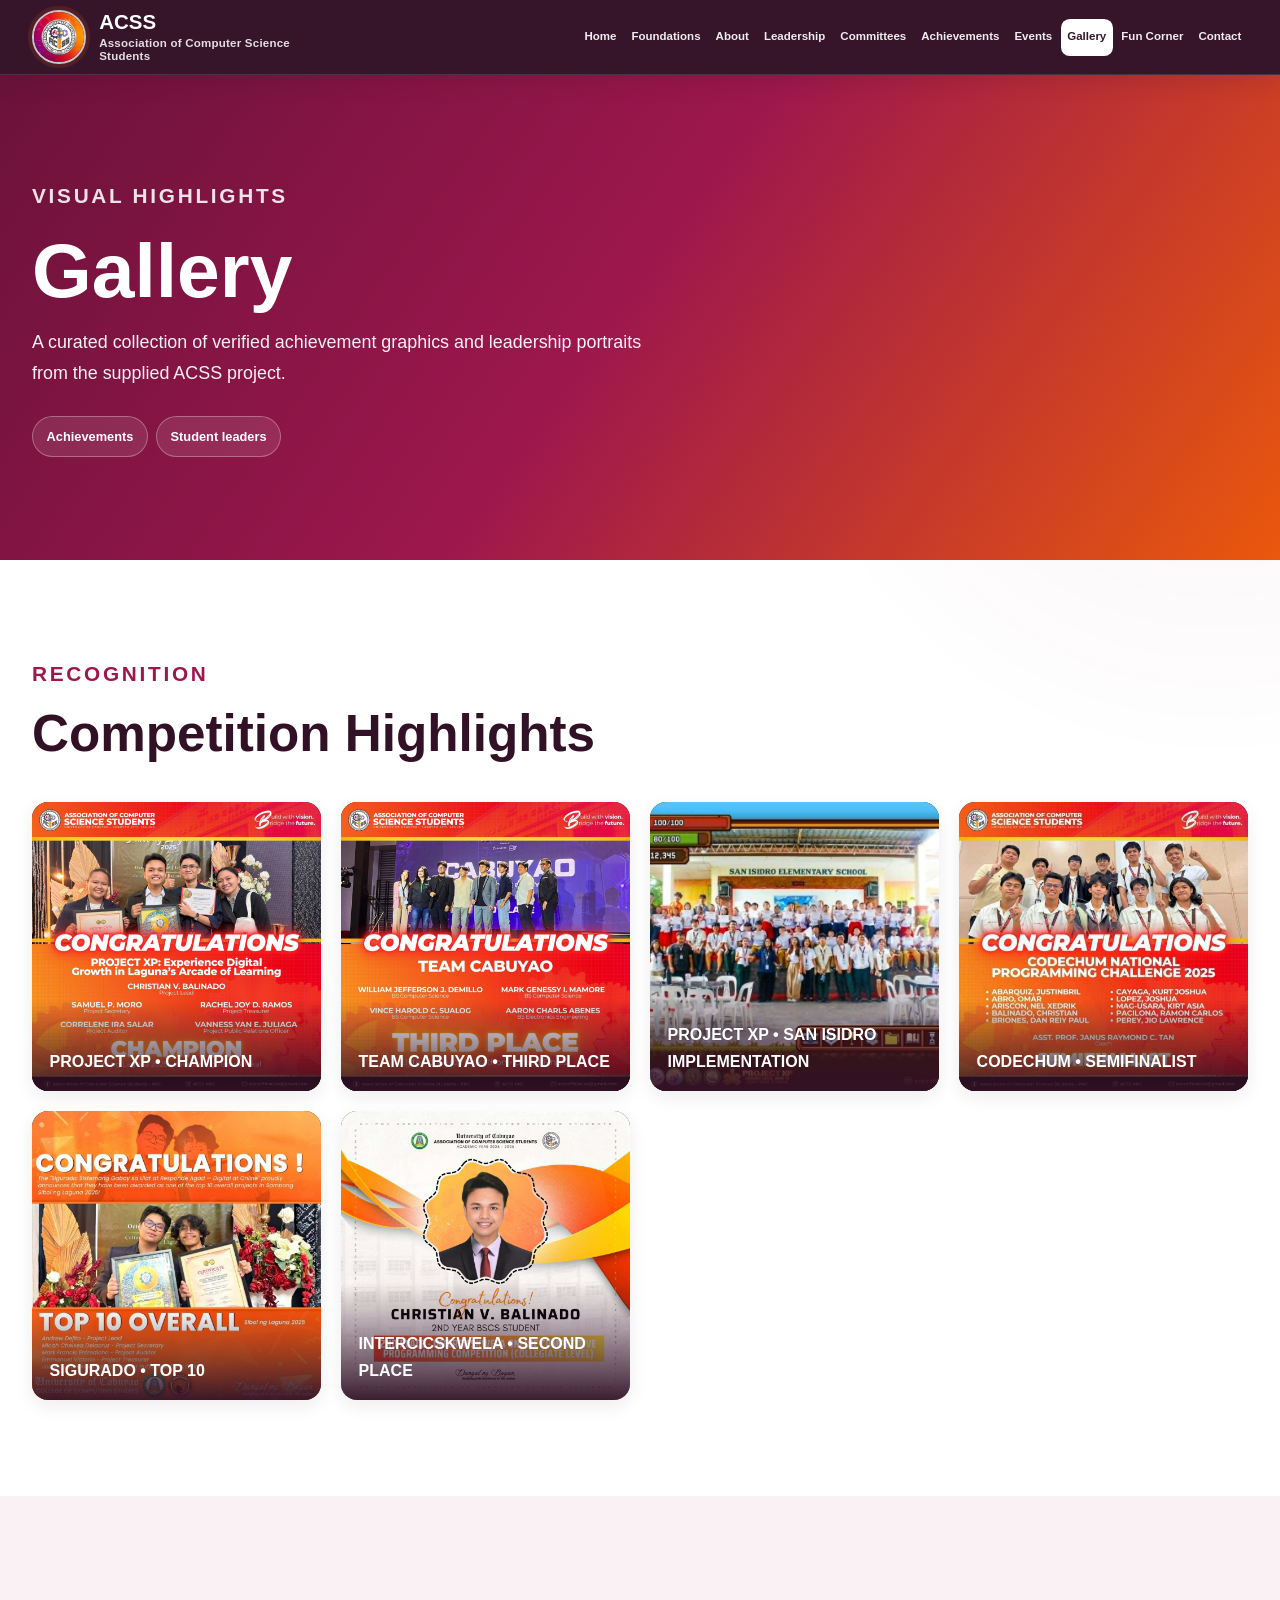
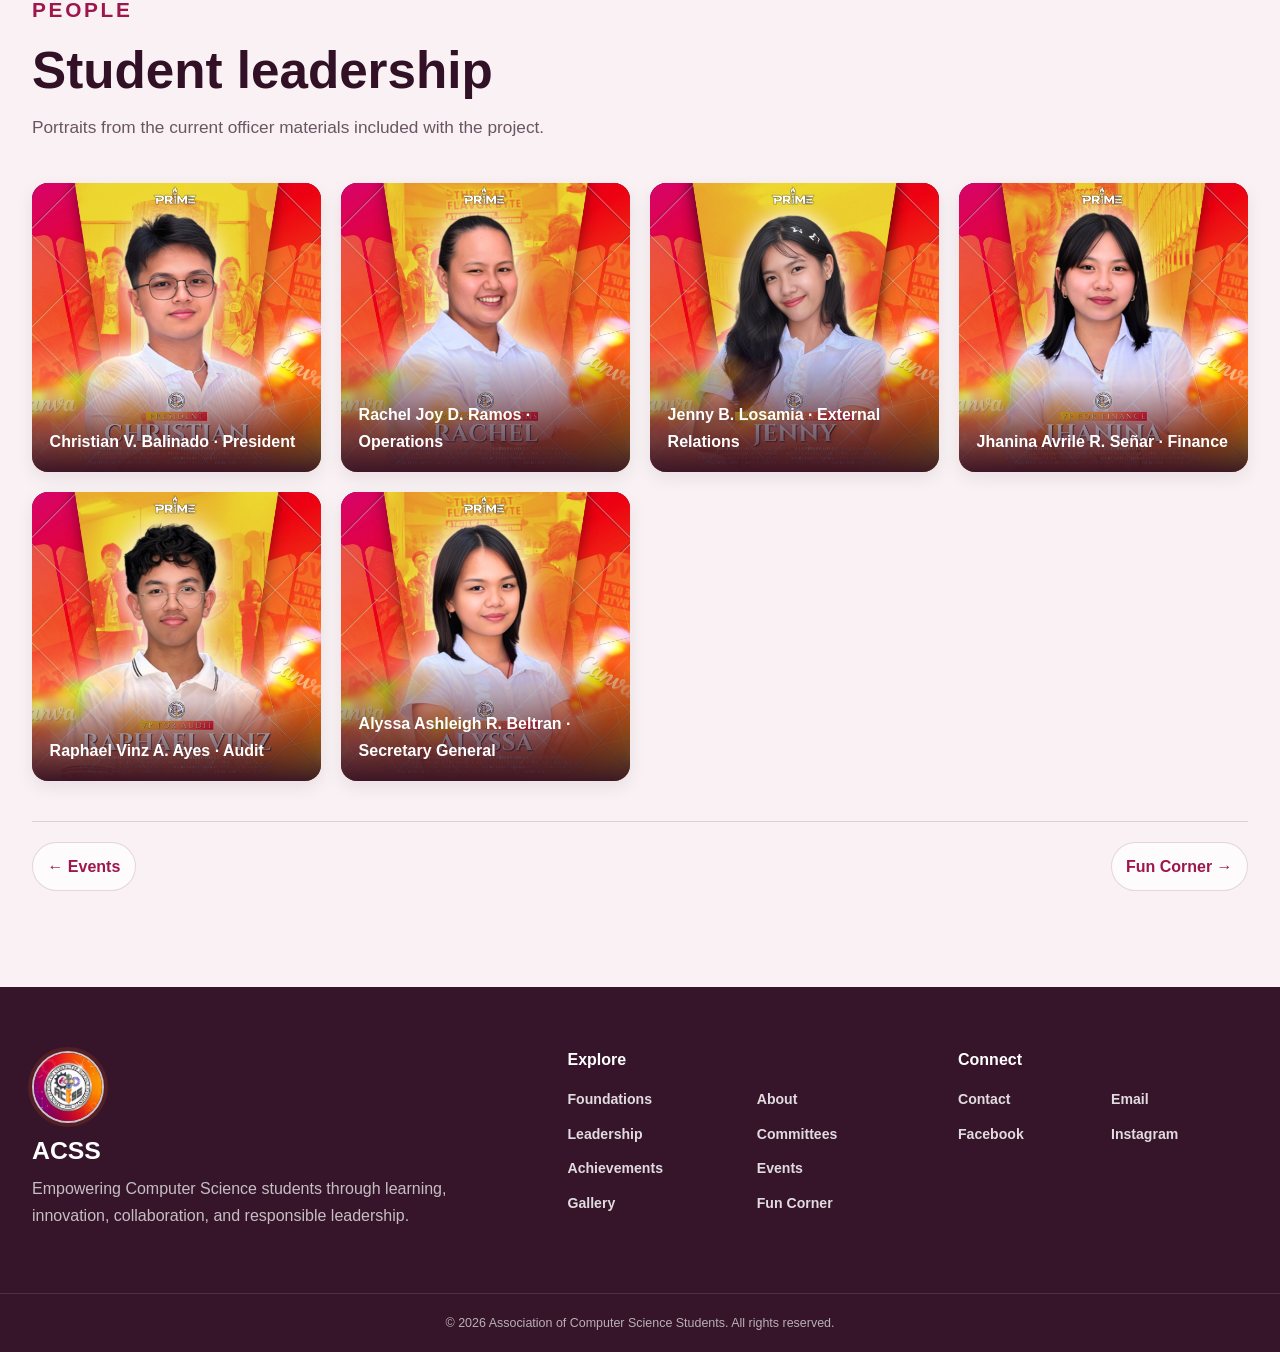
<file: gallery.html>
<!doctype html>
<html lang="en">
  <head>
    <meta charset="utf-8">
    <meta name="viewport" content="width=device-width, initial-scale=1">
    <meta name="description" content="Browse verified ACSS achievement graphics and leadership portraits.">
    <title>Gallery | ACSS</title>
    <link rel="icon" href="images/ACSS-LOGO.jpg">
    <link rel="stylesheet" href="styles.css">
  </head>
  <body>
    <a class="skip-link" href="#main-content">Skip to main content</a>
    <!-- ===== Shared site header and navigation ===== -->
    <header class="site-header">
      <div class="container header-layout">
        <a class="brand" href="index.html" aria-label="ACSS home"><img class="brand-logo" src="images/ACSS-LOGO.jpg" alt="ACSS official seal" width="1254" height="1254"><span class="brand-copy"><span class="brand-name">ACSS</span><span class="brand-full">Association of Computer Science Students</span></span></a>
        <input class="nav-toggle" type="checkbox" id="site-menu-toggle" aria-label="Show or hide site navigation">
        <label class="nav-toggle-label" for="site-menu-toggle"><span class="nav-toggle-icon" aria-hidden="true"></span><span>Menu</span></label>
        <nav class="main-nav" aria-label="Main navigation">
          <ul>
            <li><a href="index.html">Home</a></li>
            <li><a href="foundations.html">Foundations</a></li>
            <li><a href="about.html">About</a></li>
            <li><a href="leadership.html">Leadership</a></li>
            <li><a href="committees.html">Committees</a></li>
            <li><a href="achievements.html">Achievements</a></li>
            <li><a href="events.html">Events</a></li>
            <li><a href="gallery.html" aria-current="page">Gallery</a></li>
            <li><a href="fun-corner.html">Fun Corner</a></li>
            <li><a href="contact.html">Contact</a></li>
          </ul>
        </nav>
      </div>
    </header>
    <!-- ===== End shared site header ===== -->
    <main id="main-content">
      <section class="page-hero">
        <div class="container">
          <span class="eyebrow">Visual highlights</span>
          <h1>Gallery</h1>
          <p>A curated collection of verified achievement graphics and leadership portraits from the supplied ACSS project.</p>
          <nav class="jump-links" aria-label="On this page">
            <a href="#achievements">Achievements</a>
            <a href="#leaders">Student leaders</a>
          </nav>
        </div>
      </section>
      <section class="section" id="achievements">
        <div class="container">
          <div class="section-heading">
            <span class="eyebrow">Recognition</span>
            <h2>Competition Highlights</h2>
          </div>
          <div class="gallery-grid">
            <figure class="gallery-item">
              <img src="images/Achievement/Champion.jpg" alt="Project XP championship poster for Sibol ng Laguna 2025" width="2048" height="2048">
              <figcaption>PROJECT XP • CHAMPION</figcaption>
            </figure>
            <figure class="gallery-item">
              <img src="images/Achievement/Third-Place.jpg" alt="Team Cabuyao third-place congratulations poster" width="2048" height="2048">
              <figcaption>TEAM CABUYAO • THIRD PLACE</figcaption>
            </figure>
            <figure class="gallery-item">
              <img src="images/Achievement/PROJECT-XP-SAN-ISIDRO-ELEMENTARY-SCHOOL.jpg" alt="Project XP digital literacy activity at San Isidro Elementary School" width="2048" height="1370">
              <figcaption>PROJECT XP • SAN ISIDRO IMPLEMENTATION</figcaption>
            </figure>
            <figure class="gallery-item">
              <img src="images/Achievement/CODECHUM-NATIONAL-PROGRAMMING.jpg" alt="CodeChum National Programming Challenge 2025 semifinalist poster featuring CCS delegates" width="2048" height="2048">
              <figcaption>CODECHUM • SEMIFINALIST</figcaption>
            </figure>
            <figure class="gallery-item">
              <img src="images/Achievement/Top-10-Overall.jpg" alt="Sigurado project Top 10 Overall recognition poster for Sibol ng Laguna 2025" width="2048" height="2048">
              <figcaption>SIGURADO • TOP 10</figcaption>
            </figure>
            <figure class="gallery-item">
              <img src="images/Achievement/2nd-Place-Intercicskwela.jpg" alt="Christian V. Balinado second-place poster for the InterCICSkwela programming competition" width="2048" height="2048">
              <figcaption>INTERCICSKWELA • SECOND PLACE</figcaption>
            </figure>
          </div>
        </div>
      </section>
      <section class="section section--soft" id="leaders">
        <div class="container">
          <div class="section-heading">
            <span class="eyebrow">People</span>
            <h2>Student leadership</h2>
            <p>Portraits from the current officer materials included with the project.</p>
          </div>
          <div class="gallery-grid">
            <figure class="gallery-item">
              <img src="images/Officers/Christian.jpg" alt="Christian V. Balinado, ACSS President" width="1100" height="1100">
              <figcaption>Christian V. Balinado · President</figcaption>
            </figure>
            <figure class="gallery-item">
              <img src="images/Officers/Rachel.jpg" alt="Rachel Joy D. Ramos, Vice President for Operations" width="1100" height="1100">
              <figcaption>Rachel Joy D. Ramos · Operations</figcaption>
            </figure>
            <figure class="gallery-item">
              <img src="images/Officers/Jenny.jpg" alt="Jenny B. Losamia, Vice President for External Relations" width="1100" height="1100">
              <figcaption>Jenny B. Losamia · External Relations</figcaption>
            </figure>
            <figure class="gallery-item">
              <img src="images/Officers/Jhanina.jpg" alt="Jhanina Avrile R. Señar, Vice President for Finance" width="1100" height="1100">
              <figcaption>Jhanina Avrile R. Señar · Finance</figcaption>
            </figure>
            <figure class="gallery-item">
              <img src="images/Officers/Raphael.jpg" alt="Raphael Vinz A. Ayes, Vice President for Audit" width="1100" height="1100">
              <figcaption>Raphael Vinz A. Ayes · Audit</figcaption>
            </figure>
            <figure class="gallery-item">
              <img src="images/Officers/Alyssa.jpg" alt="Alyssa Ashleigh R. Beltran, Secretary General" width="1100" height="1100">
              <figcaption>Alyssa Ashleigh R. Beltran · Secretary General</figcaption>
            </figure>
          </div>
          <nav class="back-links" aria-label="Related pages">
            <a href="events.html">← Events</a>
            <a href="fun-corner.html">Fun Corner →</a>
          </nav>
        </div>
      </section>
    </main>
    <footer class="site-footer">
      <div class="container footer-grid">
        <div class="footer-brand">
          <img class="brand-logo" src="images/ACSS-LOGO.jpg" alt="" width="1254" height="1254">
          <h2>ACSS</h2>
          <p>Empowering Computer Science students through learning, innovation, collaboration, and responsible leadership.</p>
        </div>
        <div>
          <h3>Explore</h3>
          <ul class="footer-links">
            <li><a href="foundations.html">Foundations</a></li>
            <li><a href="about.html">About</a></li>
            <li><a href="leadership.html">Leadership</a></li>
            <li><a href="committees.html">Committees</a></li>
            <li><a href="achievements.html">Achievements</a></li>
            <li><a href="events.html">Events</a></li>
            <li><a href="gallery.html">Gallery</a></li>
            <li><a href="fun-corner.html">Fun Corner</a></li>
          </ul>
        </div>
        <div>
          <h3>Connect</h3>
          <ul class="footer-links">
            <li><a href="contact.html">Contact</a></li>
            <li><a href="mailto:acssofficial.uc@gmail.com">Email</a></li>
            <li><a href="https://www.facebook.com/ACSS.PNC">Facebook</a></li>
            <li><a href="https://www.instagram.com/acss.pnc">Instagram</a></li>
          </ul>
        </div>
      </div>
      <div class="footer-bottom">&copy; 2026 Association of Computer Science Students. All rights reserved.</div>
    </footer>
  </body>
</html>
</file>
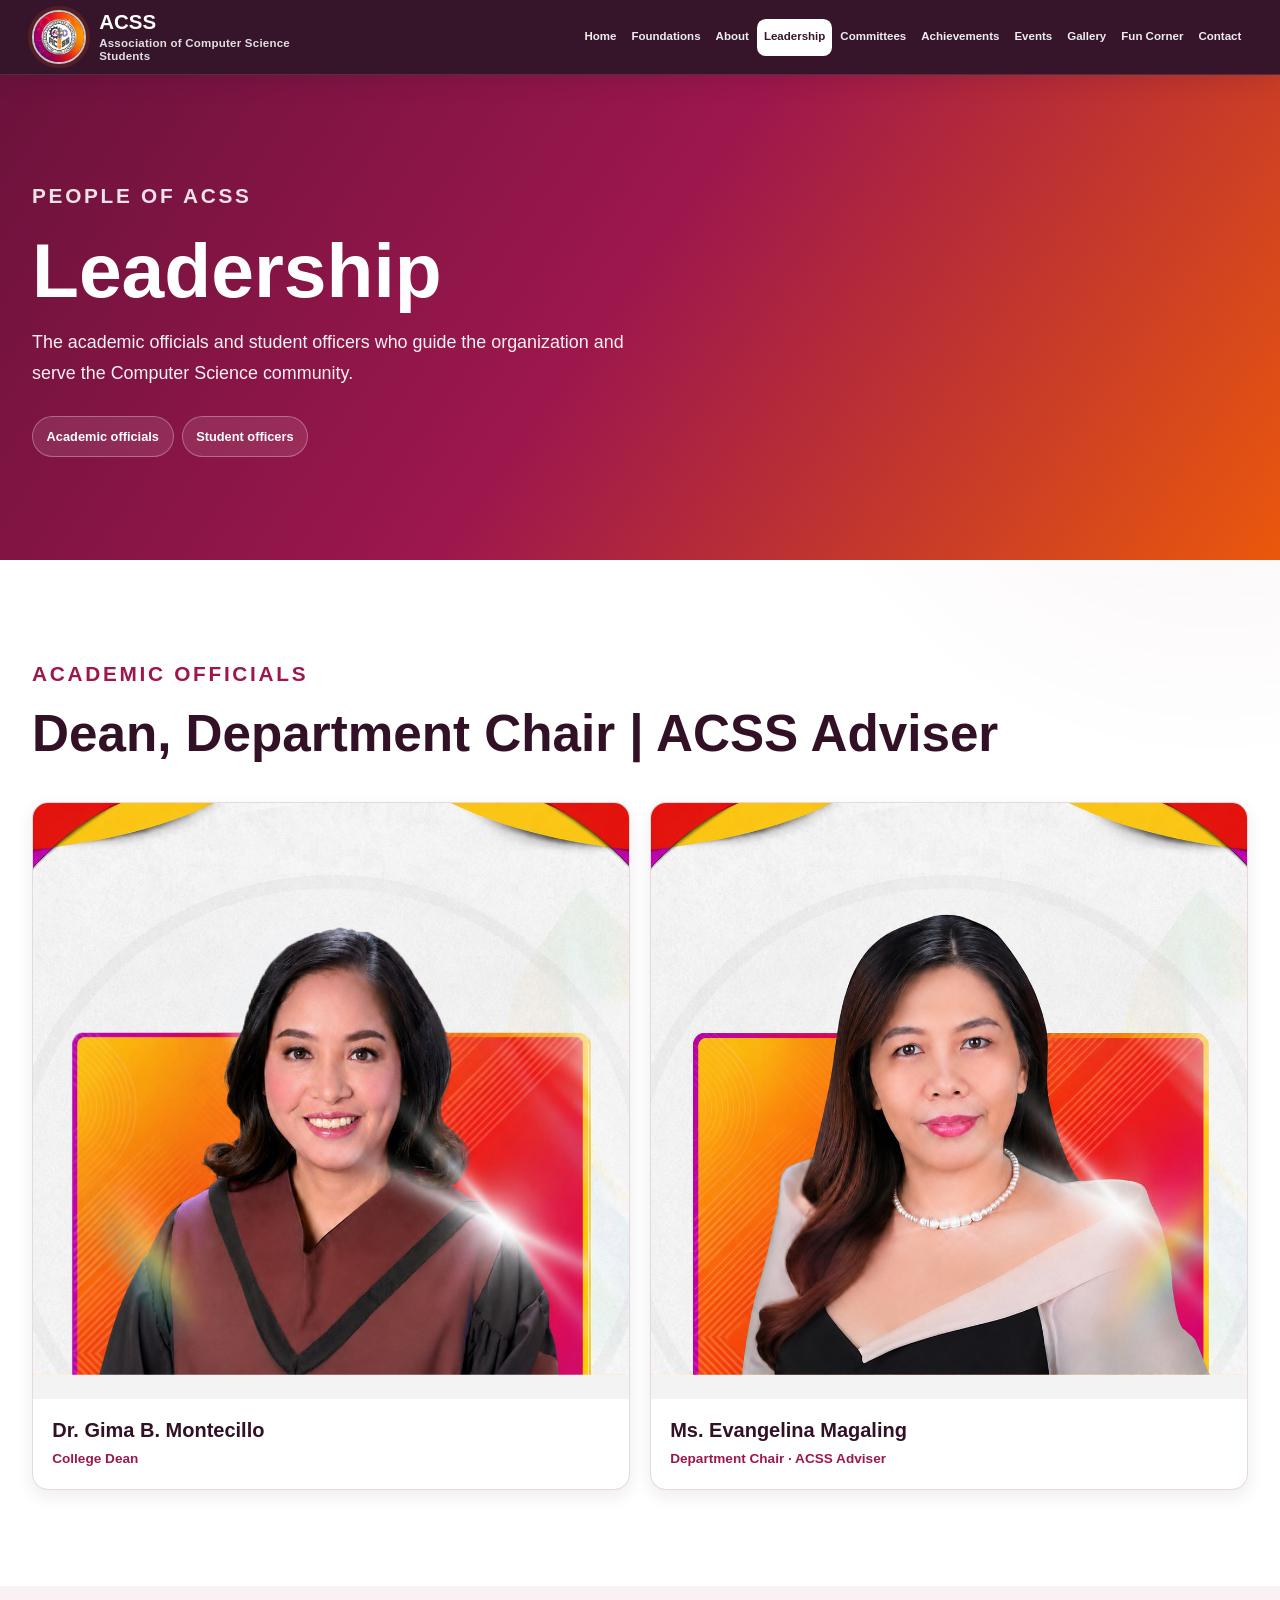
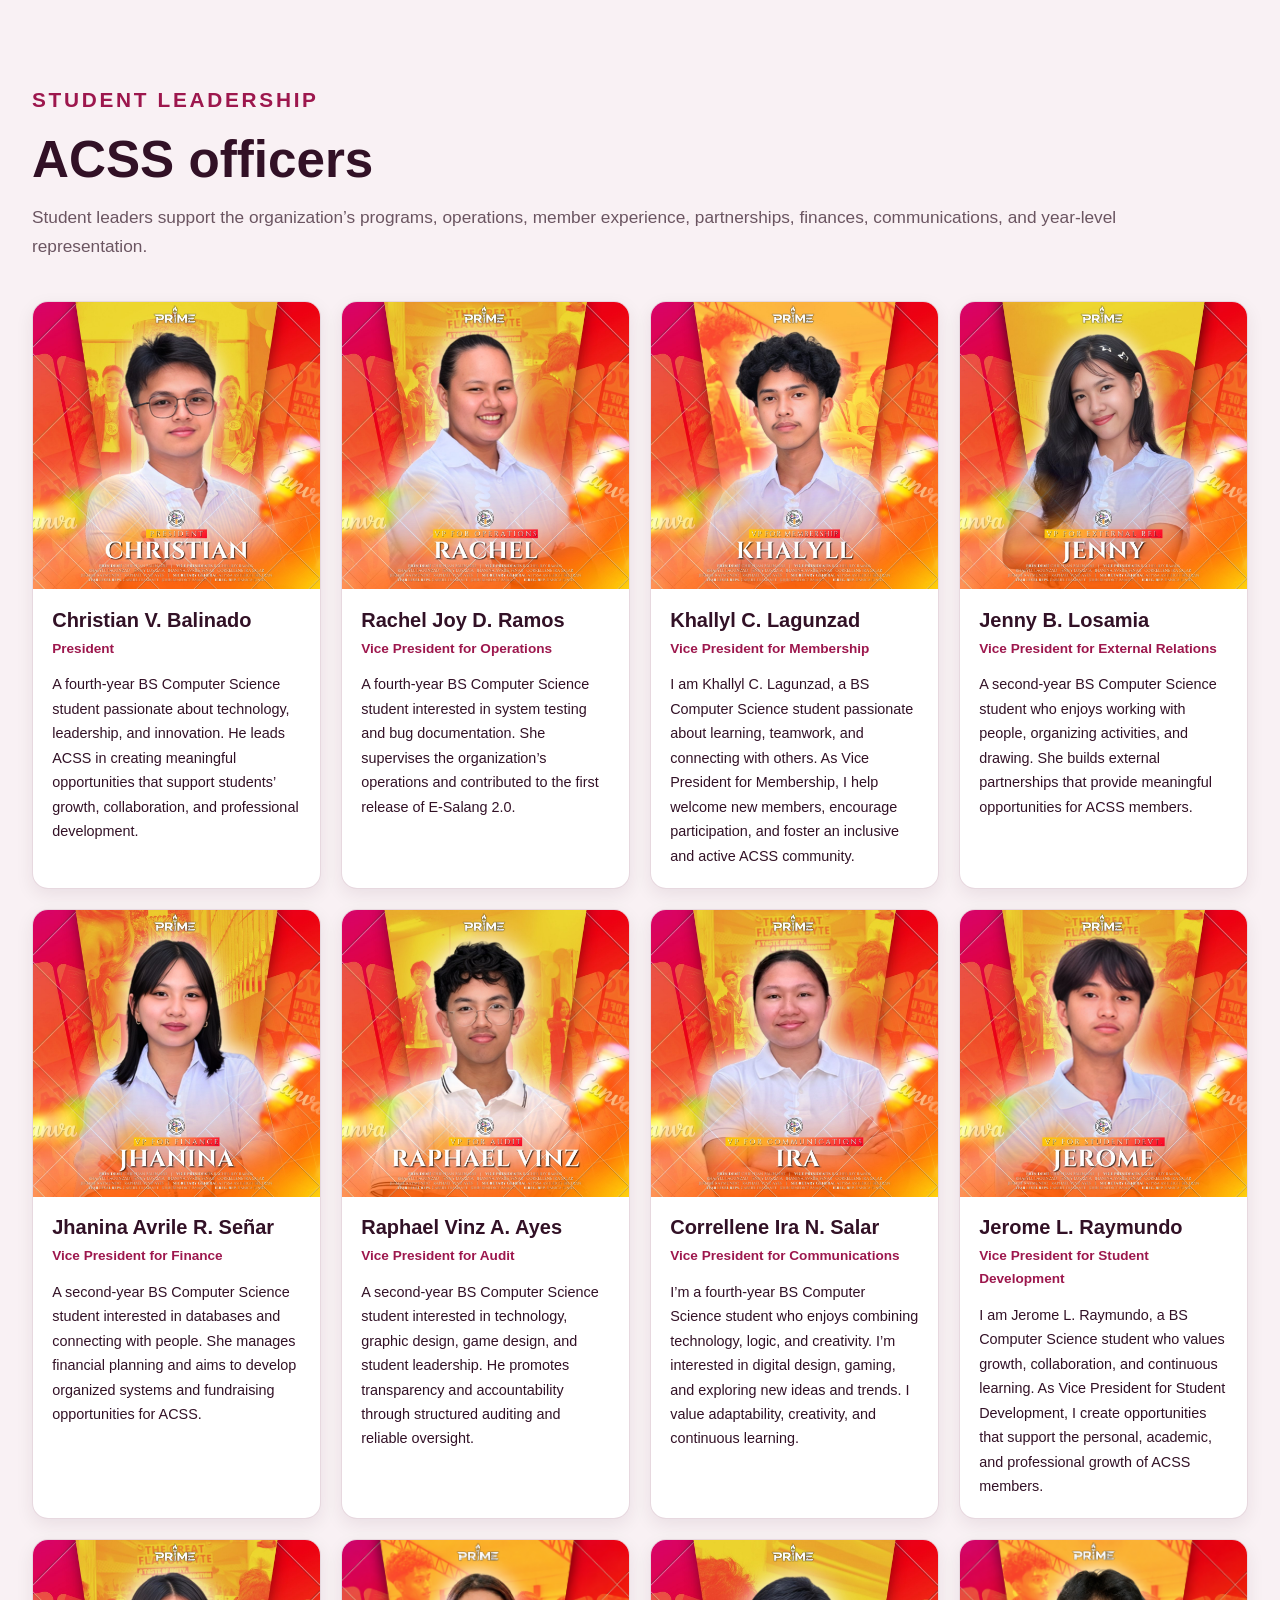
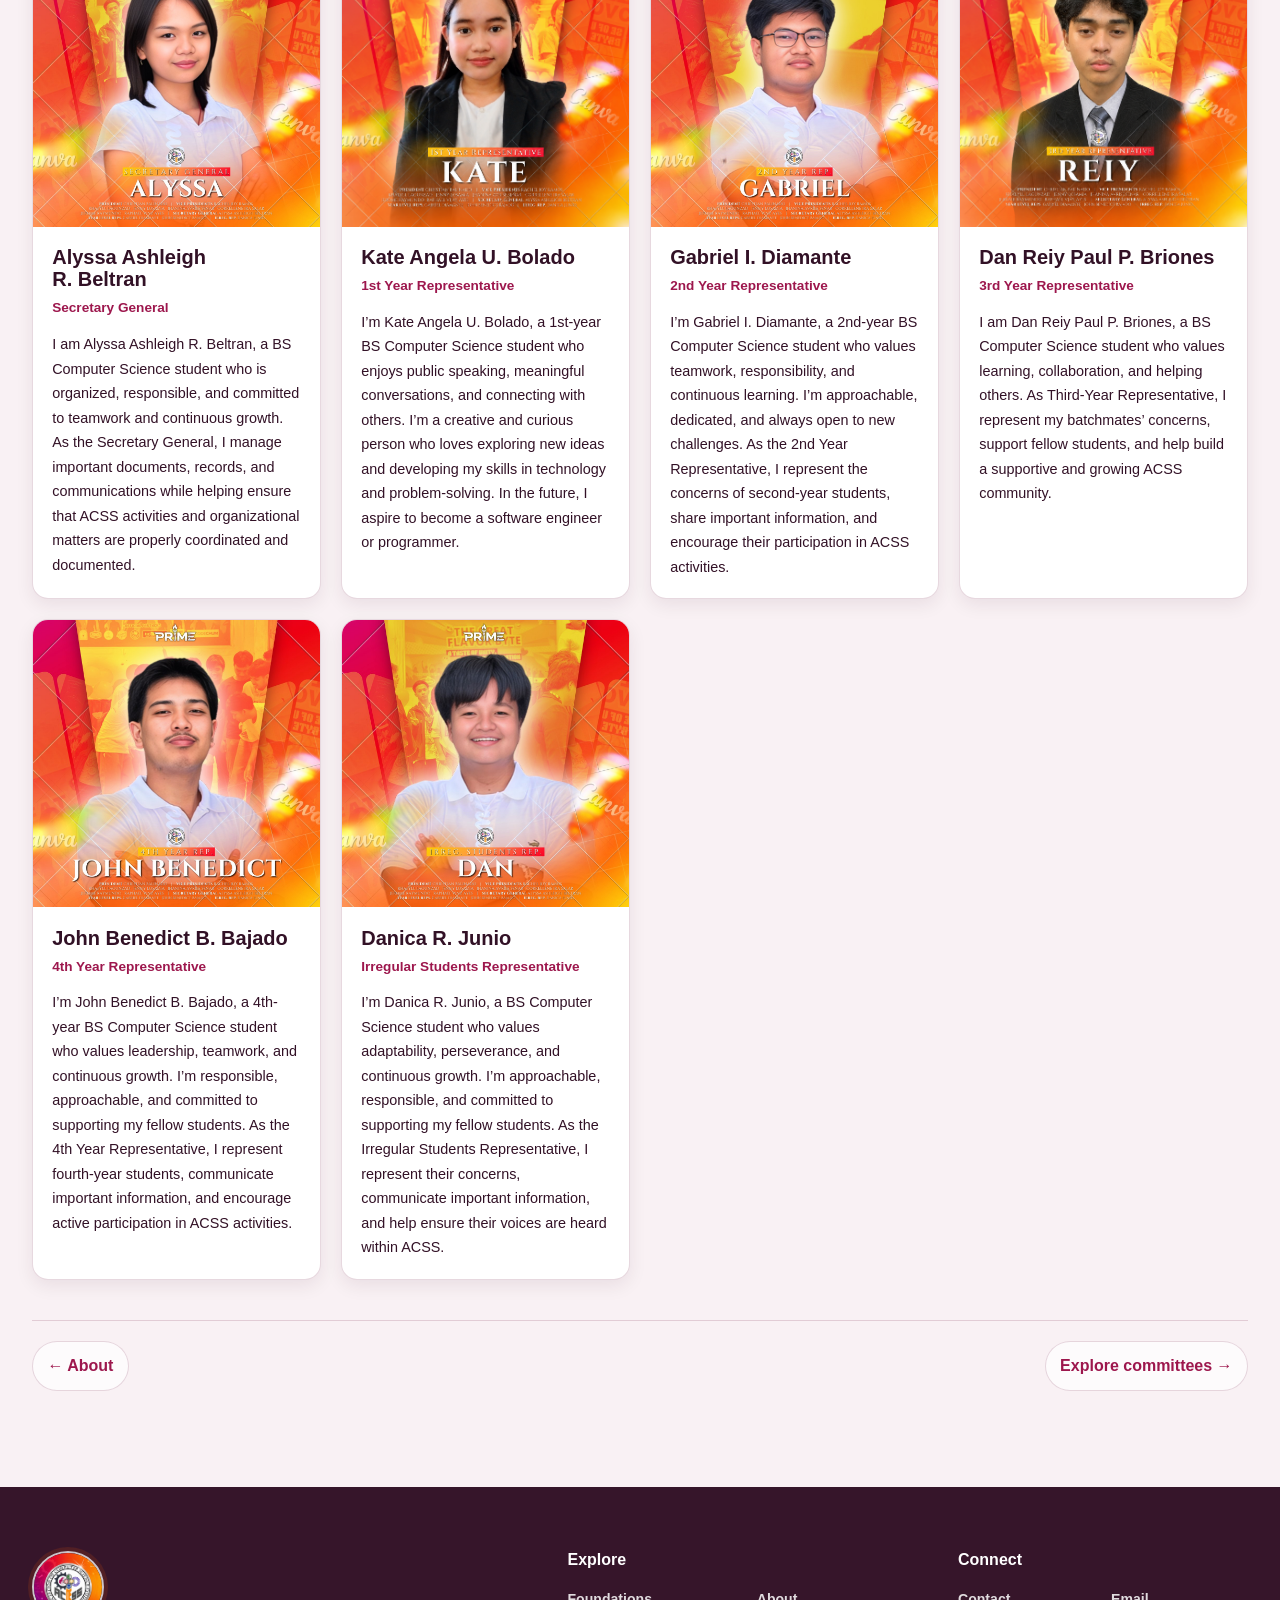
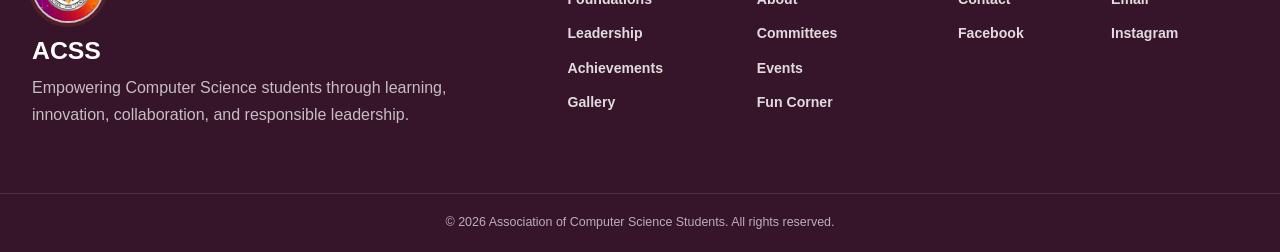
<file: leadership.html>
<!doctype html>
<html lang="en">
  <head>
    <meta charset="utf-8">
    <meta name="viewport" content="width=device-width, initial-scale=1">
    <meta name="description" content="Meet the academic officials and student officers who guide the Association of Computer Science Students.">
    <title>Leadership | ACSS</title>
    <link rel="icon" href="images/ACSS-LOGO.jpg">
    <link rel="stylesheet" href="styles.css">
  </head>
  <body>
    <a class="skip-link" href="#main-content">Skip to main content</a>
    <!-- ===== Shared site header and navigation ===== -->
    <header class="site-header">
      <div class="container header-layout">
        <a class="brand" href="index.html" aria-label="ACSS home"><img class="brand-logo" src="images/ACSS-LOGO.jpg" alt="ACSS official seal" width="1254" height="1254"><span class="brand-copy"><span class="brand-name">ACSS</span><span class="brand-full">Association of Computer Science Students</span></span></a>
        <input class="nav-toggle" type="checkbox" id="site-menu-toggle" aria-label="Show or hide site navigation">
        <label class="nav-toggle-label" for="site-menu-toggle"><span class="nav-toggle-icon" aria-hidden="true"></span><span>Menu</span></label>
        <nav class="main-nav" aria-label="Main navigation">
          <ul>
            <li><a href="index.html">Home</a></li>
            <li><a href="foundations.html">Foundations</a></li>
            <li><a href="about.html">About</a></li>
            <li><a href="leadership.html" aria-current="page">Leadership</a></li>
            <li><a href="committees.html">Committees</a></li>
            <li><a href="achievements.html">Achievements</a></li>
            <li><a href="events.html">Events</a></li>
            <li><a href="gallery.html">Gallery</a></li>
            <li><a href="fun-corner.html">Fun Corner</a></li>
            <li><a href="contact.html">Contact</a></li>
          </ul>
        </nav>
      </div>
    </header>
    <!-- ===== End shared site header ===== -->
    <main id="main-content">
      <section class="page-hero">
        <div class="container">
          <span class="eyebrow">People of ACSS</span>
          <h1>Leadership</h1>
          <p>The academic officials and student officers who guide the organization and serve the Computer Science community.</p>
          <nav class="jump-links" aria-label="On this page">
            <a href="#academic-officials">Academic officials</a>
            <a href="#student-officers">Student officers</a>
          </nav>
        </div>
      </section>
      <section class="section" id="academic-officials">
        <div class="container">
          <div class="section-heading">
            <span class="eyebrow">Academic officials</span>
            <h2>Dean, Department Chair | ACSS Adviser</h2>
          </div>
          <div class="people-grid">
            <article class="person-card">
              <img src="images/Officers/Gima.jpg" alt="Dr. Gima B. Montecillo, College Dean" width="1100" height="1100">
              <div class="person-card__body">
                <h3>Dr. Gima B. Montecillo</h3>
                <p class="person-role">College Dean</p>
              </div>
            </article>
            <article class="person-card">
              <img src="images/Officers/Evangelina.jpg" alt="Ms. Evangelina Magaling, Department Chair and ACSS Adviser" width="1100" height="1100">
              <div class="person-card__body">
                <h3>Ms. Evangelina Magaling</h3>
                <p class="person-role">Department Chair · ACSS Adviser</p>
              </div>
            </article>
          </div>
        </div>
      </section>
      <section class="section section--soft" id="student-officers">
        <div class="container">
          <div class="section-heading">
            <span class="eyebrow">Student leadership</span>
            <h2>ACSS officers</h2>
            <p>Student leaders support the organization’s programs, operations, member experience, partnerships, finances, communications, and year-level representation.</p>
          </div>
          <div class="people-grid">
            <article class="person-card">
              <img src="images/Officers/Christian.jpg" alt="Christian V. Balinado, ACSS President" width="1100" height="1100">
              <div class="person-card__body">
                <h3>Christian V. Balinado</h3>
                <p class="person-role">President</p>
                <p>A fourth-year BS Computer Science student passionate about technology, leadership, and innovation. He leads ACSS in creating meaningful opportunities that support students’ growth, collaboration, and professional development.</p>
              </div>
            </article>
            <article class="person-card">
              <img src="images/Officers/Rachel.jpg" alt="Rachel Joy D. Ramos, Vice President for Operations" width="1100" height="1100">
              <div class="person-card__body">
                <h3>Rachel Joy D. Ramos</h3>
                <p class="person-role">Vice President for Operations</p>
                <p>A fourth-year BS Computer Science student interested in system testing and bug documentation. She supervises the organization’s operations and contributed to the first release of E-Salang 2.0.</p>
              </div>
            </article>
            <article class="person-card">
              <img src="images/Officers/Khalyll.jpg" alt="Khallyl C. Lagunzad, Vice President for Membership" width="1100" height="1100">
              <div class="person-card__body">
                <h3>Khallyl C. Lagunzad</h3>
                <p class="person-role">Vice President for Membership</p>
                <p>I am Khallyl C. Lagunzad, a BS Computer Science student passionate about learning, teamwork, and connecting with others. As Vice President for Membership, I help welcome new members, encourage participation, and foster an inclusive and active ACSS community.</p>
              </div>
            </article>
            <article class="person-card">
              <img src="images/Officers/Jenny.jpg" alt="Jenny B. Losamia, Vice President for External Relations" width="1100" height="1100">
              <div class="person-card__body">
                <h3>Jenny B. Losamia</h3>
                <p class="person-role">Vice President for External Relations</p>
                <p>A second-year BS Computer Science student who enjoys working with people, organizing activities, and drawing. She builds external partnerships that provide meaningful opportunities for ACSS members.</p>
              </div>
            </article>
            <article class="person-card">
              <img src="images/Officers/Jhanina.jpg" alt="Jhanina Avrile R. Señar, Vice President for Finance" width="1100" height="1100">
              <div class="person-card__body">
                <h3>Jhanina Avrile R. Señar</h3>
                <p class="person-role">Vice President for Finance</p>
                <p>A second-year BS Computer Science student interested in databases and connecting with people. She manages financial planning and aims to develop organized systems and fundraising opportunities for ACSS.</p>
              </div>
            </article>
            <article class="person-card">
              <img src="images/Officers/Raphael.jpg" alt="Raphael Vinz A. Ayes, Vice President for Audit" width="1100" height="1100">
              <div class="person-card__body">
                <h3>Raphael Vinz A. Ayes</h3>
                <p class="person-role">Vice President for Audit</p>
                <p>A second-year BS Computer Science student interested in technology, graphic design, game design, and student leadership. He promotes transparency and accountability through structured auditing and reliable oversight.</p>
              </div>
            </article>
            <article class="person-card">
              <img src="images/Officers/Ira.jpg" alt="Correllene Ira N. Salar, Vice President for Communications" width="1100" height="1100">
              <div class="person-card__body">
                <h3>Correllene Ira N. Salar</h3>
                <p class="person-role">Vice President for Communications</p>
                <p>I’m a fourth-year BS Computer Science student who enjoys combining technology, logic, and creativity. I’m interested in digital design, gaming, and exploring new ideas and trends. I value adaptability, creativity, and continuous learning.</p>
              </div>
            </article>
            <article class="person-card">
              <img src="images/Officers/Jerome.jpg" alt="Jerome L. Raymundo, Vice President for Student Development" width="1100" height="1100">
              <div class="person-card__body">
                <h3>Jerome L. Raymundo</h3>
                <p class="person-role">Vice President for Student Development</p>
                <p>I am Jerome L. Raymundo, a BS Computer Science student who values growth, collaboration, and continuous learning. As Vice President for Student Development, I create opportunities that support the personal, academic, and professional growth of ACSS members.</p>
              </div>
            </article>
            <article class="person-card">
              <img src="images/Officers/Alyssa.jpg" alt="Alyssa Ashleigh R. Beltran, Secretary General" width="1100" height="1100">
              <div class="person-card__body">
                <h3>Alyssa Ashleigh R. Beltran</h3>
                <p class="person-role">Secretary General</p>
                <p>I am Alyssa Ashleigh R. Beltran, a BS Computer Science student who is organized, responsible, and committed to teamwork and continuous growth. As the Secretary General, I manage important documents, records, and communications while helping ensure that ACSS activities and organizational matters are properly coordinated and documented.</p>
              </div>
            </article>
            <article class="person-card">
              <img src="images/Officers/KATE.png" alt="Kate Angela U. Bolado, First-Year Representative" width="1254" height="1254">
              <div class="person-card__body">
                <h3>Kate Angela U. Bolado</h3>
                <p class="person-role">1st Year Representative</p>
                <p>I’m Kate Angela U. Bolado, a 1st-year BS Computer Science student who enjoys public speaking, meaningful conversations, and connecting with others. I’m a creative and curious person who loves exploring new ideas and developing my skills in technology and problem-solving. In the future, I aspire to become a software engineer or programmer.</p>
              </div>
            </article>
            <article class="person-card">
              <img src="images/Officers/Gabriel.jpg" alt="Gabriel I. Diamante, Second-Year Representative" width="1100" height="1100">
              <div class="person-card__body">
                <h3>Gabriel I. Diamante</h3>
                <p class="person-role">2nd Year Representative</p>
                <p>I’m Gabriel I. Diamante, a 2nd-year BS Computer Science student who values teamwork, responsibility, and continuous learning. I’m approachable, dedicated, and always open to new challenges. As the 2nd Year Representative, I represent the concerns of second-year students, share important information, and encourage their participation in ACSS activities.</p>
              </div>
            </article>
            <article class="person-card">
              <img src="images/Officers/REIY.png" alt="Dan Reiy Paul P. Briones, Third-Year Representative" width="1254" height="1254">
              <div class="person-card__body">
                <h3>Dan Reiy Paul P. Briones</h3>
                <p class="person-role">3rd Year Representative</p>
                <p>I am Dan Reiy Paul P. Briones, a BS Computer Science student who values learning, collaboration, and helping others. As Third-Year Representative, I represent my batchmates’ concerns, support fellow students, and help build a supportive and growing ACSS community.</p>
              </div>
            </article>
            <article class="person-card">
              <img src="images/Officers/John%20Benedict.jpg" alt="John Benedict B. Bajado, Fourth-Year Representative" width="1100" height="1100">
              <div class="person-card__body">
                <h3>John Benedict B. Bajado</h3>
                <p class="person-role">4th Year Representative</p>
                <p>I’m John Benedict B. Bajado, a 4th-year BS Computer Science student who values leadership, teamwork, and continuous growth. I’m responsible, approachable, and committed to supporting my fellow students. As the 4th Year Representative, I represent fourth-year students, communicate important information, and encourage active participation in ACSS activities.</p>
              </div>
            </article>
            <article class="person-card">
              <img src="images/Officers/Dan.jpg" alt="Danica R. Junio, Irregular Students Representative" width="1100" height="1100">
              <div class="person-card__body">
                <h3>Danica R. Junio</h3>
                <p class="person-role">Irregular Students Representative</p>
                <p>I’m Danica R. Junio, a BS Computer Science student who values adaptability, perseverance, and continuous growth. I’m approachable, responsible, and committed to supporting my fellow students. As the Irregular Students Representative, I represent their concerns, communicate important information, and help ensure their voices are heard within ACSS.</p>
              </div>
            </article>
          </div>
          <nav class="back-links" aria-label="Related pages">
            <a href="about.html">← About</a>
            <a href="committees.html">Explore committees →</a>
          </nav>
        </div>
      </section>
    </main>
    <footer class="site-footer">
      <div class="container footer-grid">
        <div class="footer-brand">
          <img class="brand-logo" src="images/ACSS-LOGO.jpg" alt="" width="1254" height="1254">
          <h2>ACSS</h2>
          <p>Empowering Computer Science students through learning, innovation, collaboration, and responsible leadership.</p>
        </div>
        <div>
          <h3>Explore</h3>
          <ul class="footer-links">
            <li><a href="foundations.html">Foundations</a></li>
            <li><a href="about.html">About</a></li>
            <li><a href="leadership.html">Leadership</a></li>
            <li><a href="committees.html">Committees</a></li>
            <li><a href="achievements.html">Achievements</a></li>
            <li><a href="events.html">Events</a></li>
            <li><a href="gallery.html">Gallery</a></li>
            <li><a href="fun-corner.html">Fun Corner</a></li>
          </ul>
        </div>
        <div>
          <h3>Connect</h3>
          <ul class="footer-links">
            <li><a href="contact.html">Contact</a></li>
            <li><a href="mailto:acssofficial.uc@gmail.com">Email</a></li>
            <li><a href="https://www.facebook.com/ACSS.PNC">Facebook</a></li>
            <li><a href="https://www.instagram.com/acss.pnc">Instagram</a></li>
          </ul>
        </div>
      </div>
      <div class="footer-bottom">&copy; 2026 Association of Computer Science Students. All rights reserved.</div>
    </footer>
  </body>
</html>
</file>
<file: styles.css>
/* =========================================================
   ACSS DESIGN SYSTEM
   Association of Computer Science Students
   ========================================================= */

:root {
  --color-primary: #9d174d;
  --color-primary-dark: #6b123b;
  --color-secondary: #ea580c;
  --color-surface: #ffffff;
  --color-ink: #321126;
  --color-muted: #6b5561;
  --color-accent: var(--color-secondary);
  --color-border: rgba(107, 18, 59, 0.16);
  --color-footer: rgba(50, 17, 38, 0.98);
  --color-surface-tint: rgba(157, 23, 77, 0.06);
  --color-surface-soft: rgba(234, 88, 12, 0.05);
  --gradient-brand: linear-gradient(125deg, var(--color-primary-dark) 0%, var(--color-primary) 48%, var(--color-secondary) 100%);
  --gradient-soft: linear-gradient(145deg, rgba(157, 23, 77, 0.12) 0%, rgba(234, 88, 12, 0.06) 100%);
  --space-2: 0.625rem;
  --space-3: 0.875rem;
  --space-4: 1.25rem;
  --space-5: 1.75rem;
  --space-6: 2.5rem;
  --space-7: 4rem;
  --space-8: 6rem;
  --radius-sm: 0.55rem;
  --radius-md: 1rem;
  --radius-lg: 1.5rem;
  --radius-pill: 999px;
  --shadow-sm: 0 6px 18px rgba(50, 17, 38, 0.08);
  --shadow-md: 0 16px 42px rgba(50, 17, 38, 0.13);
  --container: 76rem;
  --reading: 68ch;
  --transition: 180ms ease;
  --animation-duration: 600ms;
}

/* Base and accessibility */
*,
*::before,
*::after {
  box-sizing: border-box;
}

html {
  scroll-behavior: smooth;
  scroll-padding-top: 10rem;
}

body {
  margin: 0;
  padding: 0;
  color: var(--color-ink);
  background: var(--color-surface);
  font-family: Arial, Helvetica, sans-serif;
  font-size: 1rem;
  line-height: 1.7;
}

body::before {
  position: fixed;
  inset: 0;
  z-index: -1;
  content: "";
  background:
    radial-gradient(circle at 5% 10%, rgba(234, 88, 12, 0.08), transparent 25rem),
    radial-gradient(circle at 95% 35%, rgba(157, 23, 77, 0.06), transparent 28rem);
}

img {
  display: block;
  max-width: 100%;
  height: auto;
}

a {
  color: var(--color-primary);
  font-weight: 700;
  text-decoration-thickness: 0.1em;
  text-underline-offset: 0.18em;
  transition: color var(--transition), background-color var(--transition), transform var(--transition);
}

a:hover {
  color: var(--color-secondary);
}

:focus-visible {
  outline: 3px solid var(--color-accent);
  outline-offset: 4px;
  border-radius: 0.2rem;
}

::selection {
  color: var(--color-surface);
  background: var(--color-primary);
}

h1,
h2,
h3,
h4 {
  margin-top: 0;
  color: var(--color-ink);
  font-family: Arial, Helvetica, sans-serif;
  line-height: 1.12;
  text-wrap: balance;
}

h1 {
  font-size: clamp(2.45rem, 7vw, 5.6rem);
}
h2 {
  font-size: clamp(1.85rem, 4vw, 3.2rem);
}
h3 {
  font-size: clamp(1.2rem, 2vw, 1.55rem);
}
h4 {
  font-size: 1.08rem;
}
p, ul, ol {
  margin-top: 0;
}
p:last-child, ul:last-child, ol:last-child {
  margin-bottom: 0;
}

code {
  padding: 0.12em 0.35em;
  color: var(--color-primary-dark);
  background: var(--color-surface-tint);
  border-radius: 0.3rem;
  font-size: 0.92em;
}

.skip-link {
  position: fixed;
  top: var(--space-3);
  left: var(--space-3);
  z-index: 1000;
  padding: 0.75rem 1rem;
  color: var(--color-surface);
  background: var(--color-footer);
  border-radius: var(--radius-sm);
  transform: translateY(-180%);
}

.skip-link:focus {
  transform: translateY(0);
}
.container {
  width: min(calc(100% - 2rem), var(--container));
  margin-inline: auto;
}
.eyebrow {
  display: inline-flex;
  align-items: center;
  gap: 0.5rem;
  margin-bottom: var(--space-3);
  color: var(--color-primary);
  font-size: 1.3rem;
  font-weight: 800;
  letter-spacing: 0.13em;
  text-transform: uppercase;
}

.section-heading {
  max-width: 70rem;
  margin-bottom: var(--space-6);
}
.section-heading p {
  color: var(--color-muted);
  font-size: 1.08rem;
}
.section-heading h2 {
  margin-bottom: var(--space-3);
}

/* Header and CSS-only navigation */
.site-header {
  position: sticky;
  top: 0;
  z-index: 100;
  color: var(--color-surface);
  background: var(--color-footer);
  border-bottom: 1px solid rgba(255, 255, 255, 0.12);
  box-shadow: 0 4px 24px rgba(50, 17, 38, 0.16);
}

.header-layout {
  display: grid;
  grid-template-columns: minmax(0, 1fr) auto;
  align-items: center;
  gap: var(--space-4);
  min-height: 4.4rem;
}

.brand {
  display: inline-flex;
  align-items: center;
  gap: 0.85rem;
  min-width: 0;
  padding-block: 0.45rem;
  color: var(--color-surface);
  text-decoration: none;
}

.brand:hover {
  color: var(--color-surface);
}

.brand-logo {
  width: 3.35rem;
  aspect-ratio: 1;
  object-fit: cover;
  border: 2px solid rgba(255, 255, 255, 0.74);
  border-radius: 50%;
  box-shadow: 0 0 0 4px rgba(234, 88, 12, 0.15);
}

.brand-copy {
  display: grid;
  line-height: 1.12;
}
.brand-name {
  font-family: Arial, Helvetica, sans-serif;
  font-size: 1.28rem;
  font-weight: 800;
}
.brand-full {
  margin-top: 0.2rem;
  color: rgba(255, 255, 255, 0.86);
  font-size: 0.72rem;
  font-weight: 600;
  letter-spacing: 0.02em;
}

.nav-toggle {
  position: absolute;
  width: 1px;
  height: 1px;
  overflow: hidden;
  opacity: 0;
}

.nav-toggle-label {
  display: inline-flex;
  align-items: center;
  gap: 0.6rem;
  padding: 0.65rem 0.95rem;
  color: var(--color-surface);
  background: rgba(255, 255, 255, 0.1);
  border: 1px solid rgba(255, 255, 255, 0.24);
  border-radius: var(--radius-pill);
  cursor: pointer;
  font-weight: 800;
}

.nav-toggle-icon::before {
  content: "☰";
  font-size: 1.15rem;
}
.nav-toggle:checked + .nav-toggle-label .nav-toggle-icon::before {
  content: "×";
}
.nav-toggle:focus-visible + .nav-toggle-label {
  outline: 3px solid var(--color-accent);
  outline-offset: 4px;
}

.main-nav {
  display: none;
  grid-column: 1 / -1;
  max-height: calc(100vh - 4.4rem);
  padding: 0.4rem 0 0.85rem;
  overflow-y: auto;
}

.nav-toggle:checked ~ .main-nav {
  display: block;
}

.main-nav ul {
  display: grid;
  grid-template-columns: repeat(2, minmax(0, 1fr));
  gap: 0.35rem;
  margin: 0;
  padding: 0;
  list-style: none;
}

.main-nav a {
  display: flex;
  align-items: center;
  min-height: 2.75rem;
  padding: 0.55rem 0.7rem;
  color: rgba(255, 255, 255, 0.92);
  border-radius: var(--radius-sm);
  font-size: 0.84rem;
  text-decoration: none;
}

.main-nav a:hover {
  color: var(--color-surface);
  background: rgba(255, 255, 255, 0.1);
}
.main-nav a[aria-current="page"] {
  color: var(--color-footer);
  background: var(--color-surface);
}

/* Hero areas */
.hero,
.page-hero {
  position: relative;
  isolation: isolate;
  overflow: hidden;
  color: var(--color-surface);
  background: var(--gradient-brand);
}

.hero::before,
.page-hero::before {
  position: absolute;
  inset: -20% -10%;
  z-index: -1;
  content: "";
  opacity: 0.42;
  background:
    linear-gradient(90deg, transparent 49.6%, rgba(255,255,255,.17) 50%, transparent 50.4%) 0 0 / 5rem 5rem,
    linear-gradient(transparent 49.6%, rgba(255,255,255,.17) 50%, transparent 50.4%) 0 0 / 5rem 5rem;
  transform: rotate(-8deg) scale(1.2);
}

.hero-grid {
  display: grid;
  align-items: center;
  gap: var(--space-6);
  min-height: 41rem;
  padding-block: clamp(4.5rem, 9vw, 8rem);
}

.hero-copy {
  max-width: 47rem;
  animation: rise-in var(--animation-duration) ease both;
}
.hero .eyebrow, .page-hero .eyebrow {
  color: rgba(255, 255, 255, 0.88);
}
.hero .eyebrow::before, .page-hero .eyebrow::before {
  background: rgba(255, 255, 255, 0.88);
}
.hero h1, .page-hero h1 {
  color: var(--color-surface);
}
.hero h1 {
  max-width: 14ch;
  font-size: clamp(2.75rem, 9vw, 5rem);
  margin-bottom: var(--space-4);
}
.hero-lead {
  max-width: 63ch;
  color: rgba(255, 255, 255, 0.95);
  font-size: clamp(1.05rem, 2vw, 1.25rem);
}
.hero-motto {
  margin-bottom: var(--space-5);
  color: rgba(255, 255, 255, 0.86);
  font-size: 0.85rem;
  font-weight: 800;
  letter-spacing: 0.12em;
  text-transform: uppercase;
}

.hero-art {
  position: relative;
  max-width: 34rem;
  margin-inline: auto;
  animation: rise-in var(--animation-duration) 100ms ease both;
}

.hero-art img {
  aspect-ratio: 16 / 10;
  height: clamp(280px, 55vw, 600px); 
  width: 100%; 
  object-position: 89% 100%;
  object-fit: cover;
  border: 0.55rem solid rgba(107, 18, 59, 0.16);
  border-radius: var(--radius-lg);
  box-shadow: 0 28px 70px rgba(50, 17, 38, 0.38);
}

.hero-banner {
  object-position: 89% 100%;
}

.hero-art::after {
  position: absolute;
  right: -1rem;
  bottom: -1rem;
  z-index: -1;
  width: 8rem;
  aspect-ratio: 1;
  content: "";
  border: 0.85rem solid var(--color-secondary);
  border-radius: 50%;
}

.page-hero .container {
  padding-block: clamp(4rem, 8vw, 6.5rem);
  animation: rise-in var(--animation-duration) ease both;
}
.page-hero h1 {
  max-width: 15ch;
  margin-bottom: var(--space-3);
  font-size: clamp(2.5rem, 7vw, 4.8rem);
}
.page-hero p {
  max-width: 62ch;
  color: rgba(255, 255, 255, 0.94);
  font-size: 1.12rem;
}

.jump-links {
  display: flex;
  flex-wrap: wrap;
  gap: 0.5rem;
  margin-top: var(--space-5);
}
.jump-links a {
  padding: 0.55rem 0.85rem;
  color: var(--color-surface);
  background: rgba(255, 255, 255, 0.1);
  border: 1px solid rgba(255, 255, 255, 0.3);
  border-radius: var(--radius-pill);
  font-size: 0.8rem;
  text-decoration: none;
}
.jump-links a:hover {
  background: rgba(255, 255, 255, 0.22);
}
.button-row {
  display: flex;
  flex-wrap: wrap;
  gap: 0.8rem;
  margin-top: var(--space-5);
}

.button {
  display: inline-flex;
  align-items: center;
  justify-content: center;
  min-height: 3rem;
  padding: 0.72rem 1.15rem;
  border: 2px solid transparent;
  border-radius: var(--radius-pill);
  font-size: 0.9rem;
  font-weight: 800;
  text-decoration: none;
}

.button:hover {
  transform: translateY(-2px);
}
.button--light {
  color: var(--color-primary-dark);
  background: var(--color-surface);
}
.button--light:hover {
  color: var(--color-primary);
  background: rgba(234, 88, 12, 0.06);
}
.button--outline {
  color: var(--color-surface);
  border-color: rgba(255,255,255,.7);
}
.button--outline:hover {
  color: var(--color-surface);
  background: rgba(255,255,255,.12);
}
.button--primary {
  color: var(--color-surface);
  background: var(--color-primary);
}
.button--primary:hover {
  color: var(--color-surface);
  background: var(--color-primary-dark);
}

/* Sections and reusable components */
.section {
  padding-block: clamp(4rem, 8vw, var(--space-8));
}
.section--soft {
  background: var(--color-surface-tint);
}
.section--tint {
  background: var(--gradient-soft);
}
.split {
  display: grid;
  align-items: center;
  gap: clamp(2rem, 6vw, 5.5rem);
}
.card-grid {
  display: grid;
  grid-template-columns: repeat(auto-fit, minmax(min(100%, 16rem), 1fr));
  gap: var(--space-4);
}

.card-grid img{
  width: 50%;
  margin-bottom: 32px;
}

.card {
  position: relative;
  padding: clamp(1.25rem, 3vw, 2rem);
  background: var(--color-surface);
  border: 1px solid var(--color-border);
  border-radius: var(--radius-md);
  box-shadow: var(--shadow-sm);
  transition: transform var(--transition), box-shadow var(--transition), border-color var(--transition);
}

.card:hover {
  border-color: rgba(157, 23, 77, 0.35);
  box-shadow: var(--shadow-md);
  transform: translateY(-4px);
}
.card h3 {
  margin-bottom: 0.65rem;
}

.font-foundation {
  font-size: 1.2rem; 
  color: var(--color-ink);
}

.number-mark,
.value-mark {
  display: grid;
  place-items: center;
  width: 3rem;
  aspect-ratio: 1;
  margin-bottom: var(--space-4);
  color: var(--color-surface);
  background: var(--gradient-brand);
  border-radius: 50%;
  font-size: 0.82rem;
  font-weight: 900;
}

.highlight-link {
  display: flex;
  align-items: center;
  justify-content: space-between;
  gap: var(--space-3);
  margin-top: var(--space-4);
  text-decoration: none;
}
.highlight-link::after {
  content: "→";
  font-size: 1.25rem;
}
.callout {
  padding: clamp(1.5rem, 4vw, 2.5rem);
  background: var(--gradient-soft);
  border-left: 0.35rem solid var(--color-secondary);
  border-radius: var(--radius-md);
}
.callout p, .prose p, .prose li {
  max-width: var(--reading);
}
.prose li + li {
  margin-top: 0.72rem;
}
.back-links {
  display: flex;
  align-items: center;
  justify-content: space-between;
  flex-wrap: wrap;
  gap: 0.75rem 1.25rem;
  width: 100%;
  margin-top: var(--space-6);
  padding-top: var(--space-4);
  border-top: 1px solid var(--color-border);
}

.back-links a {
  display: inline-flex;
  align-items: center;
  min-height: 2.75rem;
  padding: 0.65rem 0.9rem;
  background: rgba(255, 255, 255, 0.72);
  border: 1px solid var(--color-border);
  border-radius: var(--radius-pill);
  text-decoration: none;
}

.back-links a:hover {
  color: var(--color-surface);
  background: var(--color-primary);
  border-color: var(--color-primary);
  transform: translateY(-2px);
}

.bottom-page-navigation {
  margin-top: clamp(2.5rem, 6vw, 4rem);
}

.fun-corner-navigation {
  padding-bottom: var(--space-7);
}

/* Timeline */
.timeline {
  position: relative;
  max-width: 56rem;
  margin: 0;
  padding: 0 0 0 2rem;
  list-style: none;
}
.timeline::before {
  position: absolute;
  top: 0.5rem;
  bottom: 0.5rem;
  left: 0.45rem;
  width: 2px;
  content: "";
  background: linear-gradient(var(--color-secondary), var(--color-primary));
}
.timeline li {
  position: relative;
  padding: 0 0 var(--space-5) var(--space-4);
}
.timeline li::before {
  position: absolute;
  top: 0.42rem;
  left: -1.92rem;
  width: 0.95rem;
  aspect-ratio: 1;
  content: "";
  background: var(--color-surface);
  border: 0.28rem solid var(--color-primary);
  border-radius: 50%;
}
.timeline time, .timeline .timeline-label {
  display: block;
  margin-bottom: 0.4rem;
  color: var(--color-primary);
  font-weight: 800;
}

/* Leadership */
.people-grid {
  display: grid;
  grid-template-columns: repeat(auto-fit, minmax(min(100%, 15.5rem), 1fr));
  gap: var(--space-4);
}
.person-card {
  overflow: hidden;
  background: var(--color-surface);
  border: 1px solid var(--color-border);
  border-radius: var(--radius-md);
  box-shadow: var(--shadow-sm);
  transition: transform var(--transition), box-shadow var(--transition);
}
.person-card:hover {
  transform: translateY(-4px);
  box-shadow: var(--shadow-md);
}
.person-card img {
  width: 100%;
  aspect-ratio: 1 / 1;
  object-fit: cover;
  object-position: center top;
  background: var(--gradient-soft);
}
.person-card__body {
  padding: 1.2rem;
}
.person-card h3 {
  margin-bottom: 0.35rem;
  font-size: 1.25rem;
}
.person-role {
  margin-bottom: 0.8rem;
  color: var(--color-primary);
  font-size: 0.85rem;
  font-weight: 800;
}
.person-card__body > p:last-child:not(.person-role) {
  /* color: var(--color-muted); */
  font-size: 0.9rem;
}

/* Achievements and media cards */
.feature-grid {
  display: grid;
  gap: var(--space-5);
}
.feature-card {
  display: grid;
  grid-template-columns: minmax(0, 1fr);
  gap: 0;
  min-width: 0;
  overflow: hidden;
  background: var(--color-surface);
  border: 1px solid var(--color-border);
  border-radius: var(--radius-lg);
  box-shadow: var(--shadow-sm);
}
.feature-card > img {
  width: 100%;
  max-width: none;
  height: auto;
}
.feature-card__body {
  align-self: center;
  min-width: 0;
  padding: clamp(1.5rem, 4vw, 2.5rem);
  overflow-wrap: anywhere;
}
.badge {
  display: inline-block;
  margin-bottom: var(--space-3);
  padding: 0.32rem 0.65rem;
  color: var(--color-primary-dark);
  background: var(--color-surface-tint);
  border: 1px solid rgba(157, 23, 77, 0.20);
  border-radius: var(--radius-pill);
  font-size: 0.74rem;
  font-weight: 900;
  letter-spacing: 0.08em;
  text-transform: uppercase;
}

/* Event calendar */
.event-calendar-section {
  background: var(--color-surface-soft);
}

.event-calendar-heading {
  max-width: 52rem;
}

.event-calendar-card {
  overflow: hidden;
  background: var(--color-surface);
  border: 1px solid var(--color-border);
  border-radius: var(--radius-lg);
  box-shadow: var(--shadow-md);
}

.event-calendar-toolbar {
  display: grid;
  grid-template-columns: auto minmax(0, 1fr) auto;
  align-items: center;
  gap: var(--space-3);
  padding: clamp(1rem, 3vw, 1.5rem);
  color: var(--color-surface);
  background: var(--gradient-brand);
}

.event-calendar-toolbar h3 {
  margin: 0;
  color: var(--color-surface);
  font-size: clamp(1.35rem, 3vw, 2rem);
  text-align: center;
}

.event-calendar-arrow {
  display: grid;
  place-items: center;
  width: clamp(2.5rem, 5vw, 3rem);
  aspect-ratio: 1;
  padding: 0;
  color: var(--color-surface);
  background: rgba(255, 255, 255, 0.14);
  border: 1px solid rgba(255, 255, 255, 0.5);
  border-radius: 50%;
  cursor: default;
  font: inherit;
  font-size: 1.2rem;
  font-weight: 900;
}

.event-calendar-arrow:not(:disabled):hover {
  background: rgba(255, 255, 255, 0.22);
}

.event-calendar-arrow:disabled {
  opacity: 0.7;
}

.event-calendar-scroll {
  overflow-x: auto;
  overscroll-behavior-inline: contain;
  scrollbar-color: var(--color-primary) var(--color-surface-tint);
  scrollbar-width: thin;
}

.event-calendar-grid {
  display: grid;
  grid-template-columns: repeat(7, minmax(6.25rem, 1fr));
  min-width: 43.75rem;
  background: var(--color-border);
  gap: 1px;
}

.event-calendar-weekday {
  padding: 0.8rem 0.55rem;
  color: var(--color-primary-dark);
  background: var(--color-surface-tint);
  font-size: 0.76rem;
  font-weight: 900;
  letter-spacing: 0.045em;
  text-align: center;
  text-transform: uppercase;
}

.event-calendar-day {
  min-height: clamp(7rem, 12vw, 9rem);
  padding: 0.7rem;
  background: var(--color-surface);
}

.event-calendar-day time {
  display: grid;
  place-items: center;
  width: 2rem;
  aspect-ratio: 1;
  color: var(--color-ink);
  border-radius: 50%;
  font-size: 0.88rem;
  font-weight: 900;
}

.event-calendar-day--event {
  background: var(--color-surface-tint);
  box-shadow: inset 0 0 0 2px var(--color-primary);
}

.event-calendar-day--event time {
  color: var(--color-surface);
  background: var(--color-primary);
}

.event-calendar-entry {
  display: block;
  margin-top: 0.5rem;
  padding: 0.55rem 0.6rem;
  color: var(--color-primary-dark);
  background: rgba(234, 88, 12, 0.08);
  border-left: 0.25rem solid var(--color-secondary);
  border-radius: var(--radius-sm);
  font-size: 0.73rem;
  line-height: 1.35;
  overflow-wrap: anywhere;
}

.event-calendar-entry span,
.event-calendar-entry strong {
  display: block;
}

.event-calendar-entry span {
  margin-bottom: 0.2rem;
  color: var(--color-secondary);
  font-size: 0.65rem;
  font-weight: 900;
  letter-spacing: 0.06em;
  text-transform: uppercase;
}

.event-calendar-footer {
  display: flex;
  align-items: center;
  justify-content: space-between;
  flex-wrap: wrap;
  gap: var(--space-2) var(--space-5);
  padding: 1rem clamp(1rem, 3vw, 1.5rem);
  background: var(--color-surface-soft);
  border-top: 1px solid var(--color-border);
}

.event-calendar-legend,
.event-calendar-note {
  margin: 0;
  color: var(--color-muted);
  font-size: 0.84rem;
}

.event-calendar-legend {
  display: inline-flex;
  align-items: center;
  gap: 0.5rem;
  color: var(--color-ink);
  font-weight: 800;
}

.event-calendar-legend span {
  width: 0.7rem;
  aspect-ratio: 1;
  background: var(--color-secondary);
  border: 0.15rem solid var(--color-primary);
  border-radius: 50%;
}

/* Unified event update board */
.event-updates-container {
  max-width: 64rem;
}
.event-update-board {
  max-width: 60rem;
  margin-inline: auto;
  padding: clamp(1.25rem, 4vw, 3rem);
  background: var(--color-surface);
  border: 1px solid var(--color-border);
  border-radius: var(--radius-lg);
  box-shadow: var(--shadow-md);
}

.event-update-heading {
  max-width: 46rem;
  margin-inline: auto;
  text-align: center;
}
.event-update-heading h2 {
  margin-bottom: 0.65rem;
  font-size: clamp(2rem, 5vw, 3.25rem);
}
.event-update-heading p {
  max-width: 60ch;
  margin-inline: auto;
  color: var(--color-muted);
}

.event-status {
  display: inline-flex;
  align-items: center;
  min-height: 1.8rem;
  padding: 0.28rem 0.65rem;
  color: var(--color-primary-dark);
  background: var(--color-surface);
  border: 1px solid rgba(157, 23, 77, 0.28);
  border-radius: var(--radius-pill);
  font-size: 0.72rem;
  font-weight: 900;
  letter-spacing: 0.07em;
  line-height: 1.2;
  text-transform: uppercase;
}

.upcoming-event-list {
  display: grid;
  gap: var(--space-4);
  margin-top: clamp(1.75rem, 4vw, 2.5rem);
}
.upcoming-event-card {
  overflow: hidden;
  background: var(--color-surface-soft);
  border: 1px solid var(--color-border);
  border-left: 0.35rem solid var(--color-primary);
  border-radius: var(--radius-md);
  box-shadow: var(--shadow-sm);
  transition: transform var(--transition), box-shadow var(--transition), border-color var(--transition);
}

.upcoming-event-card:hover {
  border-color: rgba(157, 23, 77, 0.35);
  box-shadow: var(--shadow-md);
  transform: translateY(-3px);
}
.upcoming-event-card__content {
  display: grid;
  gap: var(--space-4);
  padding: clamp(1.25rem, 4vw, 2rem);
}
.event-date-badge {
  align-self: start;
  padding: 1rem;
  text-align: center;
  background: var(--color-surface);
  border: 1px solid var(--color-border);
  border-radius: var(--radius-sm);
}
.event-date-badge .event-field-label {
  margin-top: 0;
}
.event-date-badge time {
  display: grid;
  color: var(--color-primary-dark);
  font-weight: 900;
  line-height: 1.05;
}
.event-date-badge time span {
  font-size: 0.78rem;
  letter-spacing: 0.08em;
  text-transform: uppercase;
}
.event-date-badge time strong {
  margin-block: 0.2rem;
  font-family: Arial, Helvetica, sans-serif;
  font-size: clamp(2rem, 7vw, 3rem);
}
.upcoming-event-card__details {
  min-width: 0;
}
.upcoming-event-card__details h3 {
  margin: 0.7rem 0 0.65rem;
  font-size: clamp(1.35rem, 3vw, 1.75rem);
  overflow-wrap: anywhere;
}
.event-description {
  max-width: 62ch;
  color: var(--color-muted);
}
.event-field-label,
.event-details-list dt {
  display: block;
  margin: 0.9rem 0 0.25rem;
  color: var(--color-secondary);
  font-size: 0.72rem;
  font-weight: 900;
  letter-spacing: 0.08em;
  text-transform: uppercase;
}
.event-details-list {
  margin: 0;
}
.event-details-list div {
  margin-top: var(--space-4);
  padding-top: var(--space-3);
  border-top: 1px solid var(--color-border);
}
.event-details-list dt {
  margin-top: 0;
}
.event-details-list dd {
  margin: 0;
  color: var(--color-ink);
  font-weight: 800;
  overflow-wrap: anywhere;
}

/* Verification note and event actions */
.event-verification-note {
  margin-top: var(--space-4);
  padding: clamp(1.2rem, 4vw, 1.75rem);
  text-align: center;
  background: var(--gradient-soft);
  border: 1px solid var(--color-border);
  border-radius: var(--radius-md);
}
.event-verification-note h3 {
  margin-bottom: 0.45rem;
  font-size: clamp(1.2rem, 3vw, 1.5rem);
}
.event-verification-note p {
  max-width: 66ch;
  margin-inline: auto;
  color: var(--color-muted);
}
.event-update-actions {
  justify-content: center;
  margin-top: var(--space-4);
}
.event-update-actions .button {
  min-width: 10.5rem;
}
.event-update-actions .button:active {
  transform: translateY(0) scale(0.98);
}

/* Gallery */
.gallery-grid {
  display: grid;
  grid-template-columns: repeat(auto-fit, minmax(min(100%, 18rem), 1fr));
  gap: var(--space-4);
}
.gallery-item {
  position: relative;
  overflow: hidden;
  margin: 0;
  background: var(--color-footer);
  border-radius: var(--radius-md);
  box-shadow: var(--shadow-sm);
}
.gallery-item img {
  width: 100%;
  aspect-ratio: 1 / 1;
  object-fit: cover;
  transition: transform 500ms ease, opacity 500ms ease;
}
.gallery-item figcaption {
  position: absolute;
  right: 0;
  bottom: 0;
  left: 0;
  padding: 3rem 1.1rem 1rem;
  color: var(--color-surface);
  background: linear-gradient(transparent, rgba(50, 17, 38, 0.95));
  font-weight: 700;
}
.gallery-item:hover img {
  transform: scale(1.045);
  opacity: 0.9;
}

/* Quiz */
.quiz-list {
  display: grid;
  gap: var(--space-5);
}
.quiz-item {
  padding: clamp(1.4rem, 4vw, 2.2rem);
  background: var(--color-surface);
  border: 1px solid var(--color-border);
  border-radius: var(--radius-md);
  box-shadow: var(--shadow-sm);
}
.quiz-question {
  font-family: Arial, Helvetica, sans-serif;
  font-size: 1.3rem;
  font-weight: 800;
}
.quiz-options {
  display: grid;
  gap: 0.6rem;
  padding: 0;
  list-style: none;
}
.quiz-options a {
  display: block;
  padding: 0.75rem 0.9rem;
  color: var(--color-ink);
  background: var(--color-surface-soft);
  border: 1px solid var(--color-border);
  border-radius: var(--radius-sm);
  text-decoration: none;
}
.quiz-options a:hover {
  color: var(--color-primary);
  border-color: var(--color-primary);
}
.quiz-answer {
  display: none;
  margin-top: var(--space-3);
}
.quiz-answer:target {
  display: block;
  animation: rise-in 300ms ease both;
}
.quiz-result {
  padding: 0.9rem 1rem;
  border-radius: var(--radius-sm);
  font-weight: 600;
}
.quiz-result--correct {
  color: var(--color-secondary);
  background: rgba(234, 88, 12, 0.08);
  border: 1px solid rgba(234, 88, 12, 0.35);
}
.quiz-result--incorrect {
  color: var(--color-primary-dark);
  background: rgba(157, 23, 77, 0.08);
  border: 1px solid rgba(157, 23, 77, 0.28);
}

/* Contact information */
.contact-panel {
  width: min(100%, 58rem);
  margin-inline: auto;
  padding: clamp(1.25rem, 4vw, 2.5rem);
  background: var(--color-surface);
  border: 1px solid var(--color-border);
  border-radius: var(--radius-lg);
  box-shadow: var(--shadow-md);
}

.contact-panel__heading {
  max-width: var(--reading);
  margin-bottom: var(--space-5);
}

.contact-panel__heading h2 {
  margin-bottom: var(--space-3);
}
.contact-panel__heading p {
  color: var(--color-muted);
}

.contact-list {
  display: grid;
  gap: 0;
  margin: 0;
  padding: 0;
  list-style: none;
  border-top: 1px solid var(--color-border);
}

.contact-list li {
  display: grid;
  gap: 0.2rem 1.25rem;
  min-width: 0;
  padding-block: 0.95rem;
  border-bottom: 1px solid var(--color-border);
}

.contact-list strong {
  color: var(--color-primary-dark);
}
.contact-list li > span {
  min-width: 0;
}

.contact-list a {
  overflow-wrap: anywhere;
}

.contact-address {
  display: grid;
  gap: 0.15rem;
}
.contact-address b {
  color: var(--color-ink);
}
.contact-address span {
  color: var(--color-muted);
}

/* Contact advisory note */
.contact-advisory {
  position: relative;
  margin-top: var(--space-5);
  padding: 1rem 1rem 1rem 3.5rem;
  color: var(--color-ink);
  background: var(--color-surface-soft);
  border: 1px solid rgba(234, 88, 12, 0.20);
  border-left: 0.3rem solid var(--color-secondary);
  border-radius: var(--radius-md);
}

.contact-advisory::before {
  position: absolute;
  top: 1rem;
  left: 1rem;
  display: grid;
  place-items: center;
  width: 1.75rem;
  aspect-ratio: 1;
  color: var(--color-surface);
  background: var(--color-secondary);
  border-radius: 50%;
  content: "i";
  font-family: Arial, Helvetica, sans-serif;
  font-weight: 900;
}

.contact-advisory strong {
  display: block;
  margin-bottom: 0.2rem;
  color: var(--color-primary-dark);
}
.contact-advisory p {
  margin: 0;
}

/* CSS-only location slider */
.location-container {
  max-width: 66rem;
}

.location-slider {
  overflow: hidden;
  background: var(--color-surface);
  border: 1px solid var(--color-border);
  border-radius: var(--radius-lg);
  box-shadow: var(--shadow-md);
}

.location-track {
  display: flex;
  overflow-x: auto;
  overscroll-behavior-inline: contain;
  scroll-behavior: smooth;
  scroll-snap-type: x mandatory;
  scrollbar-color: var(--color-primary) var(--color-surface-tint);
  scrollbar-width: thin;
}

.location-slide {
  flex: 0 0 100%;
  min-width: 0;
  margin: 0;
  scroll-snap-align: start;
  scroll-snap-stop: always;
}

.location-slide__media {
  display: grid;
  place-items: center;
  width: 100%;
  aspect-ratio: 1918 / 967;
  overflow: hidden;
  background: rgba(157, 23, 77, 0.06);
}

.location-slide__media img {
  width: 100%;
  height: 100%;
  object-fit: contain;
}

.location-slide__footer {
  display: grid;
  grid-template-columns: auto minmax(0, 1fr) auto;
  align-items: center;
  gap: var(--space-3);
  min-height: 5rem;
  padding: 0.7rem clamp(0.7rem, 2vw, 1.2rem);
  background: var(--color-surface);
  border-top: 1px solid var(--color-border);
}

.location-caption {
  display: block;
  min-width: 0;
  color: var(--color-muted);
  font-size: 0.86rem;
  text-align: center;
}

.location-caption strong,
.location-caption span {
  display: block;
}
.location-caption strong {
  color: var(--color-ink);
  font-size: 0.98rem;
}

.location-arrow {
  display: grid;
  place-items: center;
  width: 2.8rem;
  aspect-ratio: 1;
  color: var(--color-surface);
  background: var(--color-primary);
  border: 2px solid var(--color-primary);
  border-radius: 50%;
  font-size: 1.25rem;
  line-height: 1;
  text-decoration: none;
}

.location-arrow:hover {
  color: var(--color-surface);
  background: var(--color-secondary);
  border-color: var(--color-secondary);
  transform: scale(1.05);
}

/* Footer */
.site-footer {
  color: rgba(255, 255, 255, 0.92);
  background: var(--color-footer);
}
.footer-grid {
  display: grid;
  gap: var(--space-5);
  padding-block: var(--space-7);
}
.footer-brand .brand-logo {
  width: 4.5rem;
  margin-bottom: var(--space-3);
}
.footer-brand h2 {
  margin-bottom: 0.6rem;
  color: var(--color-surface);
  font-size: 1.55rem;
}
.footer-brand p {
  max-width: 31rem;
  color: rgba(255, 255, 255, 0.72);
}
.site-footer h3 {
  color: var(--color-surface);
  font-size: 1rem;
}
.footer-links {
  display: grid;
  grid-template-columns: repeat(2, minmax(0, 1fr));
  gap: 0.45rem 1rem;
  padding: 0;
  list-style: none;
}
.footer-links a {
  color: rgba(255, 255, 255, 0.85);
  font-size: 0.88rem;
  text-decoration: none;
}
.footer-links a:hover {
  color: var(--color-secondary);
}
.footer-bottom {
  padding-block: 1.15rem;
  color: rgba(255, 255, 255, 0.66);
  border-top: 1px solid rgba(255,255,255,.12);
  font-size: 0.78rem;
  text-align: center;
}

/* CTA */
.cta-band {
  color: var(--color-surface);
  background: var(--gradient-brand);
}
.cta-band .container {
  display: grid;
  align-items: center;
  gap: var(--space-5);
  padding-block: clamp(3rem, 7vw, 5rem);
}
.cta-band h2 {
  margin-bottom: 0.7rem;
  color: var(--color-surface);
}
.cta-band p {
  max-width: 58ch;
  color: rgba(255, 255, 255, 0.92);
}

@keyframes rise-in {
  from {
    opacity: 0;
    transform: translateY(1rem);
  }
  to {
    opacity: 1;
    transform: translateY(0);
  }
}

/* Responsive layout */
@media (min-width: 42rem) {
  .main-nav ul {
    grid-template-columns: repeat(5, minmax(0, 1fr));
  }
  .upcoming-event-card__content {
    grid-template-columns: 10rem minmax(0, 1fr);
  }
  .contact-list li {
    grid-template-columns: 10rem minmax(0, 1fr);
  }
  .footer-grid {
    grid-template-columns: 1.4fr 1fr 0.8fr;
  }
  .cta-band .container {
    grid-template-columns: 1fr auto;
  }
}

@media (min-width: 64rem) {
  .feature-card {
    grid-template-columns: minmax(0, 2fr) minmax(0, 3fr);
  }

  .feature-card:nth-child(even) {
    grid-template-columns: minmax(0, 3fr) minmax(0, 2fr);
  }

  .feature-card:nth-child(even) > img {
    order: 2;
  }

  .feature-card > img {
    align-self: stretch;
    width: 100%;
    height: 100%;
    object-fit: cover;
  }
}

@media (min-width: 56rem) {
  .hero-grid {
    grid-template-columns: minmax(0, 1.2fr) minmax(20rem, 0.8fr);
  }
  .split {
    grid-template-columns: repeat(2, minmax(0, 1fr));
  }
}

@media (min-width: 72rem) {
  .header-layout {
    grid-template-columns: auto minmax(0, 1fr);
    gap: var(--space-4);
    min-height: 4.65rem;
  }

  .nav-toggle,
  .nav-toggle-label {
    display: none;
  }

  .brand-copy {
    max-width: 12rem;
  }
  .brand-full {
    line-height: 1.18;
  }

  .main-nav {
    display: block;
    grid-column: 2;
    max-height: none;
    padding: 0;
    overflow: visible;
  }

  .main-nav ul {
    display: flex;
    justify-content: flex-end;
    gap: 0.1rem;
  }
  .main-nav a {
    min-height: 2.3rem;
    padding: 0.35rem 0.42rem;
    font-size: 0.72rem;
    white-space: nowrap;
  }
}

@media (max-width: 35rem) {
  .brand-full {
    display: none;
  }
  .brand-logo {
    width: 3.15rem;
  }
  .brand-name {
    font-size: 1.2rem;
  }
  .main-nav ul {
    grid-template-columns: 1fr;
  }
  .button-row {
    align-items: stretch;
    flex-direction: column;
  }
  .button {
    width: 100%;
  }
  .footer-links {
    grid-template-columns: 1fr;
  }
}

@media (max-width: 30rem) {
  .back-links a {
    width: 100%;
    justify-content: center;
  }
  .location-slide__footer {
    gap: 0.5rem;
  }
  .location-arrow {
    width: 2.6rem;
  }
  .location-caption > span {
    display: none;
  }
}

@media (prefers-reduced-motion: reduce) {
  html {
    scroll-behavior: auto;
  }
  *, *::before, *::after {
    scroll-behavior: auto !important;
    animation-duration: 0.01ms !important;
    animation-iteration-count: 1 !important;
    transition-duration: 0.01ms !important;
  }
}

@media print {
  .site-header, .site-footer, .jump-links, .button-row, .cta-band {
    display: none;
  }
  body {
    color: var(--color-ink);
    background: var(--color-surface);
  }
  .section {
    padding-block: 1.5rem;
  }
  .card, .person-card, .feature-card {
    box-shadow: none;
    break-inside: avoid;
  }
}
</file>
